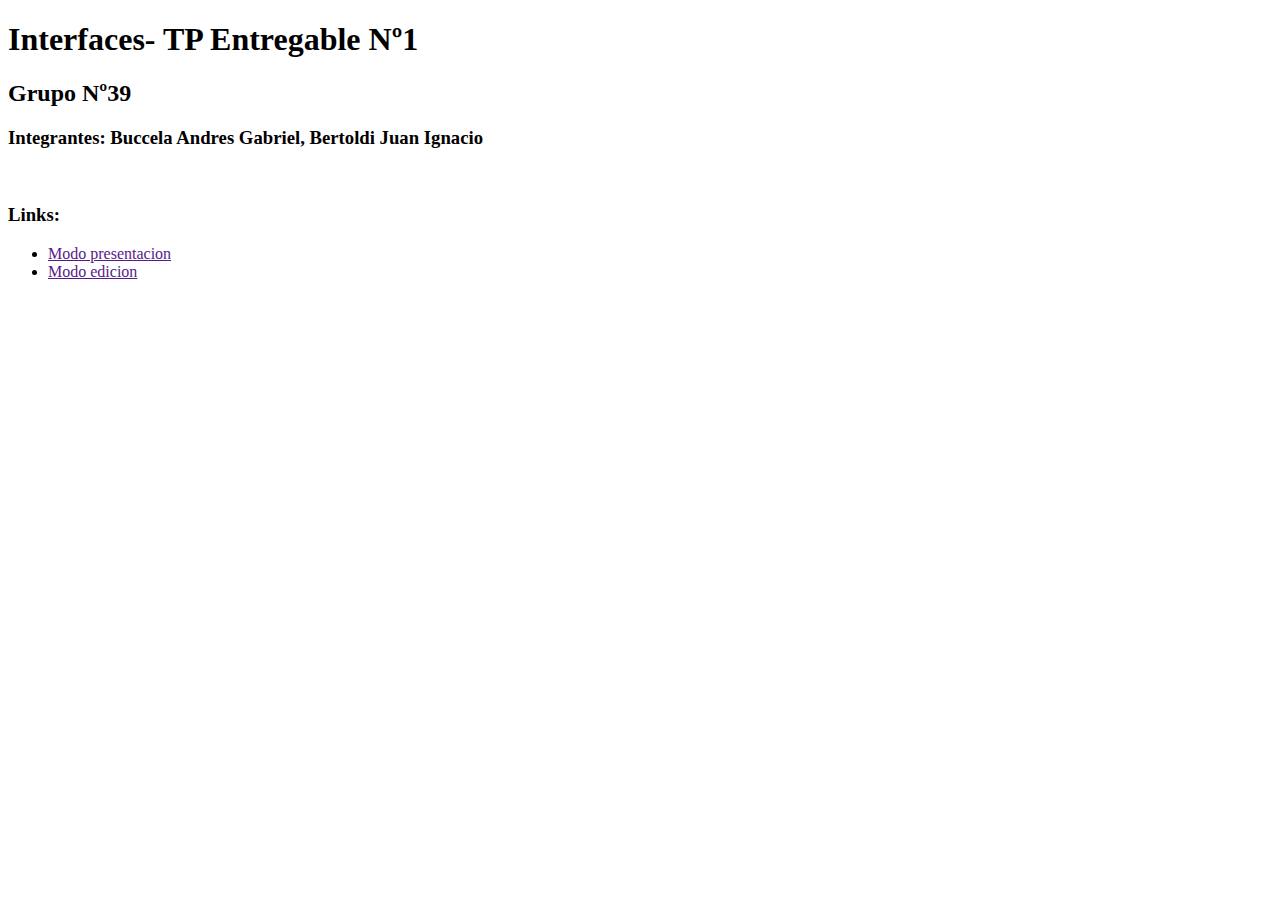
<file: TP1/EntregaFinal/index.html>
<!DOCTYPE html>
<html lang="en">

<head>
    <meta charset="UTF-8">
    <meta name="viewport" content="width=device-width, initial-scale=1.0">
    <title>Document</title>
</head>

<body>
    <h1>Interfaces- TP Entregable Nº1</h1>
    <h2>Grupo Nº39</h2>
    <h3>Integrantes: Buccela Andres Gabriel, Bertoldi Juan Ignacio</h3>
    <br>
    <h3>Links:</h3>
    <ul>

        <li><a href="">Modo presentacion</a></li>
        <li><a href="">Modo edicion</a></li>
    </ul>
</body>

</html>
</file>
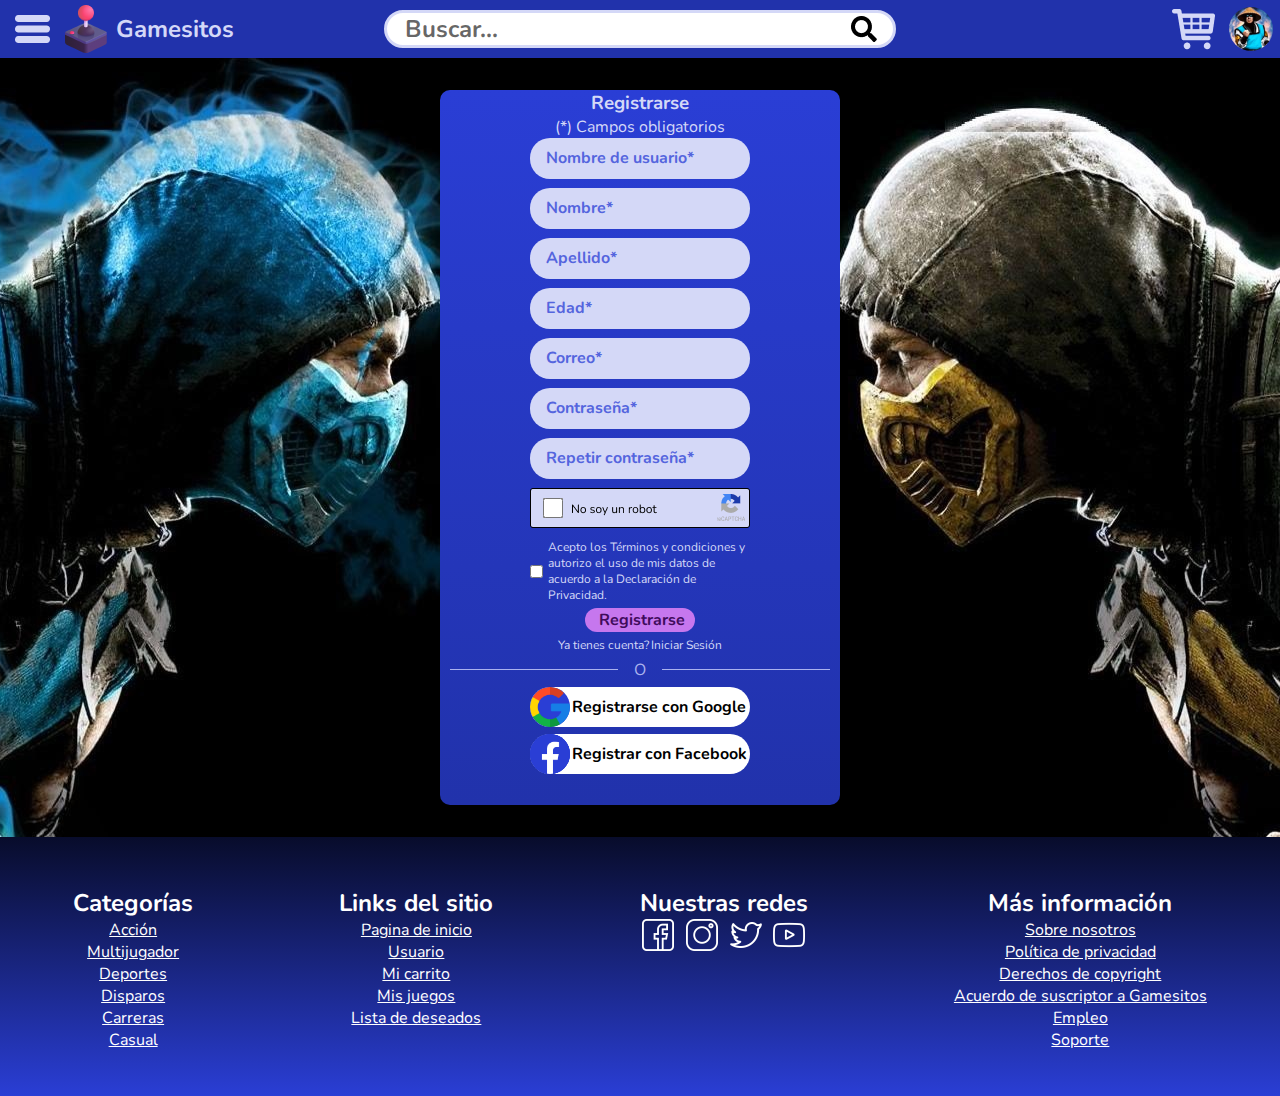
<file: TP2/EntregaFinal/index.html>
<!DOCTYPE html>
<html lang="en">

<head>
    <meta charset="UTF-8">
    <meta name="viewport" content="width=device-width, initial-scale=1.0">
    <title>Gamesitos</title>
    <link rel="icon" href="images/iconos/emoji-joystick.png" type="image/x-icon">
    <link rel="stylesheet" href="css/style.css">
    <link href="https://fonts.googleapis.com/css2?family=Nunito:wght@400&display=swap" rel="stylesheet">
</head>

<body id="login-register" class="desplegable menu-cerrado">

    <header id="navegador-group">
        <nav id="navegador">
            <div id="nav-group1">
                <div id="menu-button">
                    <img src="images/iconos/menu.png" alt="Icono de menu">
                </div>
                <div id="title">
                    <a href="html/home.html"><img src="images/iconos/emoji-joystick.png" alt="Icono de la pagina"
                            disabled>Gamesitos</a>
                </div>
            </div>
            <div id="buscador">
                <input type="text" name="" id="search" placeholder="Buscar...">
                <a href=""><img src="images/iconos/icon _search.png" alt="Icono de búsqueda"></a>
            </div>

            <div id="nav-group2">
                <img src="images/iconos/carrito_de_compra.png" alt="Carrito de compra" id="icon-carrito">
                <button id="icon-user"><img src="images/profile-image.jpg" alt="Foto de perfil"></button>
            </div>
        </nav>

        <nav id="menu-categorias">
            <div id="filtros">
                <a href=""><img src="images/iconos/menu/populares.png"
                        alt="Carrito de compra"><span>Populares</span></a>
                <a href=""><img src="images/iconos/menu/recientes.png"
                        alt="Carrito de compra"><span>recientes</span></a>
                <a href=""><img src="images/iconos/menu/nuevos.png" alt="Carrito de compra"><span>nuevos</span></a>
                <a href=""><img src="images/iconos/menu/tendencias.png"
                        alt="Carrito de compra"><span>tendencias</span></a>
                <a href=""><img src="images/iconos/menu/actualizados.png"
                        alt="Carrito de compra"><span>actualizados</span></a>
            </div>
            <hr>
            <div id="categorias">
                <a href=""><img src="images/iconos/menu/accion.png" alt="icono de categoria"><span>accion</span></a>
                <a href=""><img src="images/iconos/menu/aventuras.png"
                        alt="icono de categoria"><span>aventuras</span></a>
                <a href=""><img src="images/iconos/menu/carreras.png"
                        alt="icono de categoria"><span>carreras</span></a>
                <a href=""><img src="images/iconos/menu/casual.png" alt="icono de categoria"><span>casual</span></a>
                <a href=""><img src="images/iconos/menu/deportes.png"
                        alt="icono de categoria"><span>deportes</span></a>
                <a href=""><img src="images/iconos/menu/disparos.png"
                        alt="icono de categoria"><span>disparos</span></a>
                <a href=""><img src="images/iconos/menu/multijugador.png"
                        alt="icono de categoria"><span>multijugador</span></a>
            </div>
            <hr>
            <div id="contactos">
                <a href=""><img src="images/iconos/facebook.png" alt="icono de categoria"><span>facebook</span></a>
                <a href=""><img src="images/iconos/instagram.png" alt="icono de categoria"><span>instagram</span></a>
                <a href=""><img src="images/iconos/twitter.png" alt="icono de categoria"><span>twitter</span></a>
                <a href=""><img src="images/iconos/youtube.png" alt="Carrito de compra"><span>youtube</span></a>
            </div>
        </nav>

        <nav id="menu-carrito">
            <h3>Mi carrito</h3>
            <div id="carrito">
                <div class="card-carrito">
                    <img src="images/juegos/force-bullet.png" alt="imagen del juego">
                    <div class="informacion">
                        <p class="nombre">Force Bullet</p>
                        <p class="precio">$30</p>
                    </div>
                    <img src="images/iconos/eliminar.png" alt="imagen del juego" class="eliminar"
                        title="Eliminar del carrito">
                </div>
                <div class="card-carrito">
                    <img src="images/juegos/tower-defense-clash.png" alt="imagen del juego">
                    <div class="informacion">
                        <p class="nombre">Tower defense clash</p>
                        <p class="precio">$15</p>
                    </div>
                    <img src="images/iconos/eliminar.png" alt="imagen del juego" class="eliminar"
                        title="Eliminar del carrito">
                </div>
                <div class="card-carrito">
                    <img src="images/juegos/wrestle-bros.png" alt="imagen del juego">
                    <div class="informacion">
                        <p class="nombre">Wrestle Bros</p>
                        <p class="precio">$15</p>
                    </div>
                    <img src="images/iconos/eliminar.png" alt="imagen del juego" class="eliminar"
                        title="Eliminar del carrito">
                </div>
                <div class="card-carrito">
                    <img src="images/juegos/highway-racer-2.png" alt="imagen del juego">
                    <div class="informacion">
                        <p class="nombre">Highway Racer 2</p>
                        <p class="precio"><span>$30</span>19.99</p>
                    </div>
                    <img src="images/iconos/eliminar.png" alt="imagen del juego" class="eliminar"
                        title="Eliminar del carrito">
                </div>
                <div class="card-carrito">
                    <img src="images/juegos/1-v-1-battle.png" alt="imagen del juego">
                    <div class="informacion">
                        <p class="nombre">1 v 1 battle</p>
                        <p class="precio">$0</p>
                    </div>
                    <img src="images/iconos/eliminar.png" alt="imagen del juego" class="eliminar"
                        title="Eliminar del carrito">
                </div>
                <div class="card-carrito">
                    <img src="images/juegos/evowars-io.png" alt="imagen del juego">
                    <div class="informacion">
                        <p class="nombre">Evowars io</p>
                        <p class="precio">$29.99</p>
                    </div>
                    <img src="images/iconos/eliminar.png" alt="imagen del juego" class="eliminar"
                        title="Eliminar del carrito">
                </div>
            </div>
            <div id="total">
                <h3>Total</h3>
                <p>$109.98</p>
            </div>
            <div id="botonera-carrito">
                <button id="ir-carrito">Ir al carrito</button>
                <button id="iniciar-compra">Iniciar compra</button>
            </div>
            <button id="borrar-carrito">Borrar carrito</button>
        </nav>
        <nav id="menu-perfil">
            <p id="correo-perfil">raiden@yahoo.com</p>
            <button id="foto-perfil">
                <img src="images/profile-image.jpg" alt="foto de perfil">
                <div>
                    <svg width="44" height="40" viewBox="0 0 44 40" fill="none" xmlns="http://www.w3.org/2000/svg">
                        <path
                            d="M22 28.3334C25.4519 28.3334 28.25 25.5352 28.25 22.0834C28.25 18.6315 25.4519 15.8334 22 15.8334C18.5481 15.8334 15.75 18.6315 15.75 22.0834C15.75 25.5352 18.5481 28.3334 22 28.3334Z"
                            fill="white" fill-opacity="0.5" stroke="black" stroke-width="5" stroke-linecap="round"
                            stroke-linejoin="round" />
                        <path
                            d="M3.25 30V14.1667C3.25 11.8332 3.25 10.6664 3.70415 9.77508C4.1036 8.99106 4.74102 8.35364 5.52504 7.95419C6.41633 7.50004 7.58312 7.50004 9.91667 7.50004H12.1138C12.37 7.50004 12.498 7.50004 12.6162 7.4865C13.2326 7.4159 13.7855 7.07419 14.1244 6.55439C14.1893 6.45477 14.2466 6.34021 14.3611 6.11115C14.5902 5.653 14.7047 5.42392 14.8346 5.22467C15.5123 4.18508 16.6181 3.50167 17.851 3.36044C18.0873 3.33337 18.3433 3.33337 18.8556 3.33337H25.1444C25.6567 3.33337 25.9127 3.33337 26.149 3.36044C27.3819 3.50167 28.4877 4.18508 29.1654 5.22467C29.2952 5.4239 29.4098 5.65306 29.639 6.11115C29.7533 6.34023 29.8106 6.45477 29.8756 6.55439C30.2146 7.07419 30.7673 7.4159 31.3837 7.4865C31.5021 7.50004 31.63 7.50004 31.8862 7.50004H34.0833C36.4169 7.50004 37.5838 7.50004 38.475 7.95419C39.259 8.35364 39.8965 8.99106 40.2958 9.77508C40.75 10.6664 40.75 11.8332 40.75 14.1667V30C40.75 32.3336 40.75 33.5005 40.2958 34.3917C39.8965 35.1757 39.259 35.8132 38.475 36.2125C37.5838 36.6667 36.4169 36.6667 34.0833 36.6667H9.91667C7.58312 36.6667 6.41633 36.6667 5.52504 36.2125C4.74102 35.8132 4.1036 35.1757 3.70415 34.3917C3.25 33.5005 3.25 32.3336 3.25 30Z"
                            fill="white" fill-opacity="0.5" stroke="black" stroke-opacity="0.5" stroke-width="5"
                            stroke-linecap="round" stroke-linejoin="round" />
                    </svg>
                </div>
            </button>
            <p id="nombre-perfil">¡Hola, Raiden!</p>
            <div id="opciones-perfil">
                <a href="">Mi Perfil<span></span></a>
                <a href="">Mi carrito<span></span></a>
                <a href="">Biblioteca<span></span></a>
                <a href="">Enviar comentarios<span></span></a>
            </div>
            <a href="" id="cerrar-perfil">Cerrar sesión<span></span></a>
        </nav>
    </header>

    <form id="formulario-iniciar-sesion" class="none" action="">

        <div id="formulario-iniciar-sesion-caja-grande">
            <h3>Iniciar sesión</h3>
            <div class="inputBox">
                <input type="email" name="" id="email" required="required" autocomplete="on">
                <span>Correo electrónico</span>
            </div>
            <div class="inputBox">
                <input type="password" name="" id="init-contraceña" required="required">
                <span>Contraseña*</span>

            </div>
            <label class="btn-registrarse"> <input href="https://andresbuccella.github.io/Interfaces/TP2/EntregaFinal/"
                    type="button" value="Iniciar sesión">
                <div class="loader"></div>
            </label>

            <a href="">Olvidé mi correo / contraseña</a>

            <div class="divisionForm">
                <div class="lineaDivisoriaForm"></div>
                <span>O</span>
                <div class="lineaDivisoriaForm"></div>
            </div>

            <a class="btn-google" href="index.html">
                <img src="images/iconos/google-color.png" alt="google">
                <span class="span-registrarseCon">Iniciar con Google</span>
                <span class="span-registrarse">Iniciar sesión</span>
            </a>
            <a class="btn-facebook" href="index.html">
                <img src="images/iconos/facebook-color.png" alt="facebook">
                <span class="span-registrarseCon">Iniciar con Facebook</span>
                <span class="span-registrarse">Iniciar sesión</span>
            </a>
        </div>
        <p>No tienes cuenta?<span id="a-registrarse" href="">Registrarse</span></p>

    </form>

    <form id="formulario-registro" action="" method="get">
        <h3>Registrarse</h3>
        <p>(*) Campos obligatorios</p>
        <div class="inputBox">
            <input type="text" name="" id="user-name" required="required">
            <span>Nombre de usuario*</span>
        </div>
        <div class="inputBox">
            <input type="text" name="" id="nombre" required="required">
            <span>Nombre*</span>
        </div>
        <div class="inputBox">
            <input type="text" name="" id="apellido" required="required">
            <span>Apellido*</span>
        </div>
        <div class="inputBox">
            <input type="number" name="" id="edad" required="required">
            <span>Edad*</span>
        </div>
        <div class="inputBox">
            <input type="text" name="" id="correo" required="required">
            <span>Correo*</span>
        </div>
        <div class="inputBox">
            <input type="password" name="" id="contraseña" required="required">
            <span>Contraseña*</span>
        </div>
        <div class="inputBox">
            <input type="password" name="" id="rep-contraseña" required="required">
            <span>Repetir contraseña*</span>
        </div>
        <div class="recaptcha">
            <input class="checkbox" type="checkbox" name="" id="captcha">
            <img src="images/Recaptcha.png" alt="">
        </div>
        <label class="terminosYCondiciones" for="terminos">
            <input type="checkbox" name="" id="terminos">
            <span>Acepto los Términos y condiciones y
                autorizo el uso de mis datos de
                acuerdo a la Declaración de Privacidad.</span>
        </label>
        <label class="btn-registrarse">
            <input id="registrarse" type="button" value="Registrarse">
            <div class="loader"></div>
        </label>

        <div class="div-ya-tienes-cuenta">
            <p>Ya tienes cuenta? </p>
            <span id="a-iniciar-sesion">Iniciar Sesión</span>
        </div>

        <div class="divisionForm">
            <div class="lineaDivisoriaForm"></div>
            <span>O</span>
            <div class="lineaDivisoriaForm"></div>
        </div>

        <a class="btn-google" href="index.html">
            <img src="images/iconos/google-color.png" alt="google">
            <span class="span-registrarseCon">Registrarse con Google</span>
            <span class="span-registrarse">Registrarse</span>
        </a>
        <a class="btn-facebook" href="index.html">
            <img src="images/iconos/facebook-color.png" alt="facebook">
            <img src="images/iconos/facebook-color.png" alt="facebook">
            <span class="span-registrarseCon">Registrar con Facebook</span>
            <span class="span-registrarse">Registrarse</span>
        </a>
    </form>

    <footer id="fat-footer">

        <div id="grupo-grande-footer">
            <section id="categorias-footer">
                <ul>
                    <li>
                        <h3>Categorías</h3>
                    </li>
                    <li><a href="">Acción</a></li>
                    <li><a href="">Multijugador</a></li>
                    <li><a href="">Deportes</a></li>
                    <li><a href="">Disparos</a></li>
                    <li><a href="">Carreras</a></li>
                    <li><a href="">Casual</a></li>
                </ul>
            </section>
            <section id="links-sitio-footer">
                <ul>
                    <li>
                        <h3>Links del sitio</h3>
                    </li>
                    <li><a href="#">Pagina de inicio</a></li>
                    <li><a href="">Usuario</a></li>
                    <li><a href="">Mi carrito</a></li>
                    <li><a href="">Mis juegos</a></li>
                    <li><a href="">Lista de deseados</a></li>
                </ul>
            </section>
            <section id="redes-footer">
                <h3>Nuestras redes</h3>
                <div>
                    <a href=""><img src="images/iconos/facebook.png" alt="link a facebook"></a>
                    <a href=""><img src="images/iconos/instagram.png" alt="link a instagram"></a>
                    <a href=""><img src="images/iconos/twitter.png" alt="link a twitter"></a>
                    <a href=""><img src="images/iconos/youtube.png" alt="link a youtube"></a>
                </div>
            </section>
            <section id="demas-links-footer">
                <ul>
                    <li>
                        <h3>Más información</h3>
                    </li>
                    <li><a href="">Sobre nosotros</a></li>
                    <li><a href="">Política de privacidad</a></li>
                    <li><a href="">Derechos de copyright</a></li>
                    <li><a href="">Acuerdo de suscriptor a Gamesitos</a></li>
                    <li><a href="">Empleo</a></li>
                    <li><a href="">Soporte</a></li>
                </ul>
            </section>
        </div>
    </footer>

    <script src="js/reg-log.js"></script>
    <script src="js/menusDesplegables.js"></script>

</body>

</html>
</file>
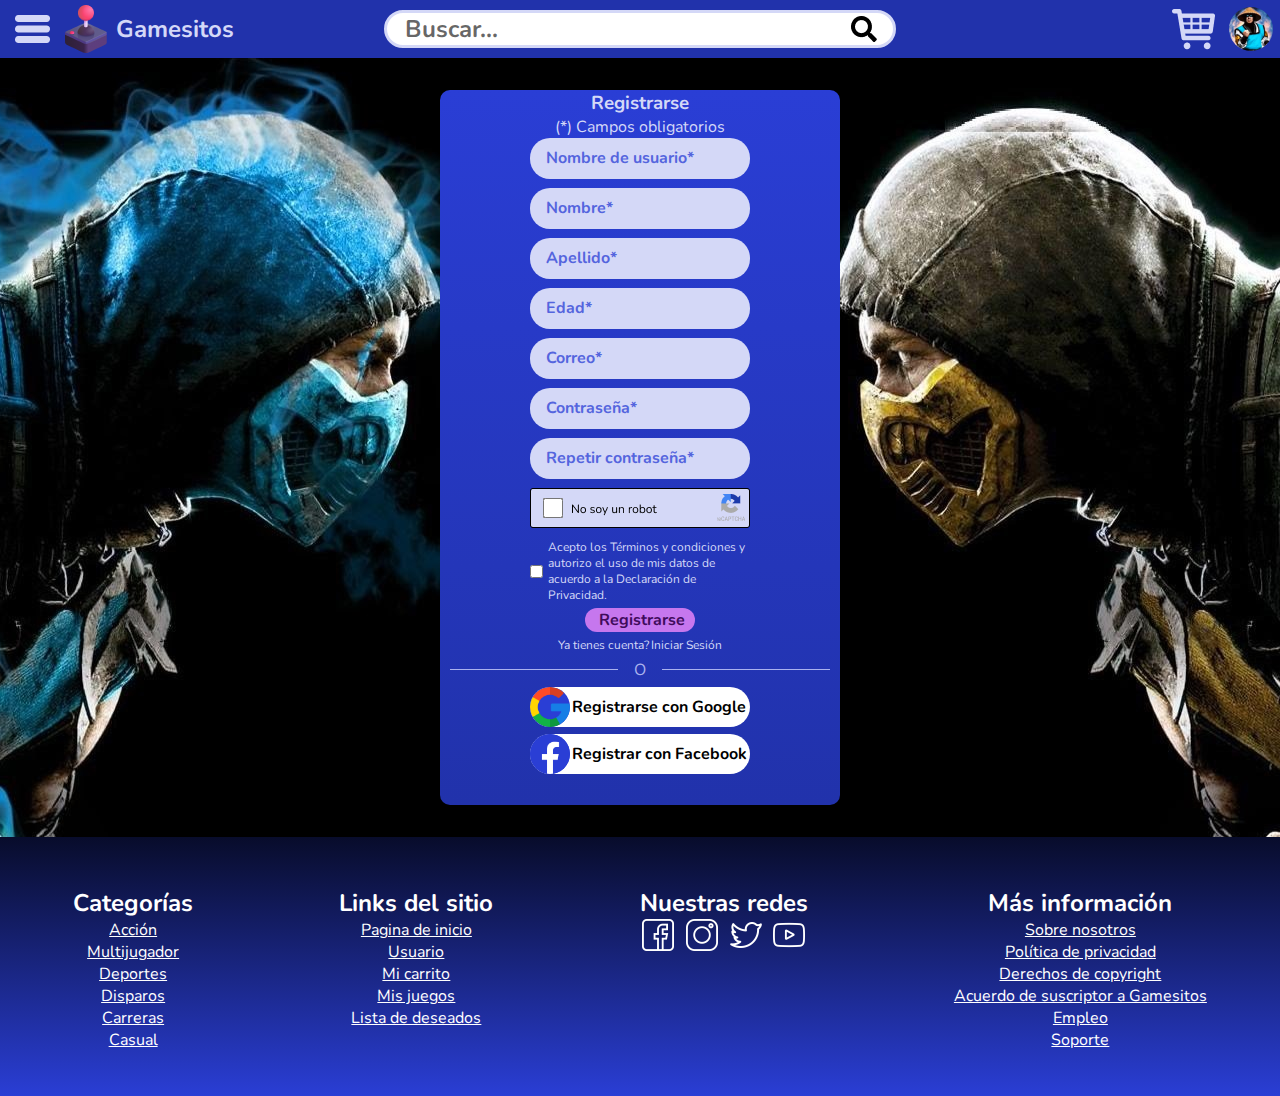
<file: TP3/EntregaFinal/index.html>
<!DOCTYPE html>
<html lang="en">

<head>
    <meta charset="UTF-8">
    <meta name="viewport" content="width=device-width, initial-scale=1.0">
    <title>Gamesitos</title>
    <link rel="icon" href="images/iconos/emoji-joystick.png" type="image/x-icon">
    <link rel="stylesheet" href="css/style.css">
    <link href="https://fonts.googleapis.com/css2?family=Nunito:wght@400&display=swap" rel="stylesheet">
</head>

<body id="login-register" class="desplegable menu-cerrado">

    <header id="navegador-group">
        <nav id="navegador">
            <div id="nav-group1">
                <div id="menu-button">
                    <img src="images/iconos/menu.png" alt="Icono de menu">
                </div>
                <div id="title">
                    <a href="html/home.html"><img src="images/iconos/emoji-joystick.png" alt="Icono de la pagina"
                            disabled>Gamesitos</a>
                </div>
            </div>
            <div id="buscador">
                <input type="text" name="" id="search" placeholder="Buscar...">
                <a href=""><img src="images/iconos/icon _search.png" alt="Icono de búsqueda"></a>
            </div>

            <div id="nav-group2">
                <img src="images/iconos/carrito_de_compra.png" alt="Carrito de compra" id="icon-carrito">
                <button id="icon-user"><img src="images/profile-image.jpg" alt="Foto de perfil"></button>
            </div>
        </nav>

        <nav id="menu-categorias">
            <div id="filtros">
                <a href=""><img src="images/iconos/menu/populares.png"
                        alt="Carrito de compra"><span>Populares</span></a>
                <a href=""><img src="images/iconos/menu/recientes.png"
                        alt="Carrito de compra"><span>recientes</span></a>
                <a href=""><img src="images/iconos/menu/nuevos.png" alt="Carrito de compra"><span>nuevos</span></a>
                <a href=""><img src="images/iconos/menu/tendencias.png"
                        alt="Carrito de compra"><span>tendencias</span></a>
                <a href=""><img src="images/iconos/menu/actualizados.png"
                        alt="Carrito de compra"><span>actualizados</span></a>
            </div>
            <hr>
            <div id="categorias">
                <a href=""><img src="images/iconos/menu/accion.png" alt="icono de categoria"><span>accion</span></a>
                <a href=""><img src="images/iconos/menu/aventuras.png"
                        alt="icono de categoria"><span>aventuras</span></a>
                <a href=""><img src="images/iconos/menu/carreras.png" alt="icono de categoria"><span>carreras</span></a>
                <a href=""><img src="images/iconos/menu/casual.png" alt="icono de categoria"><span>casual</span></a>
                <a href=""><img src="images/iconos/menu/deportes.png" alt="icono de categoria"><span>deportes</span></a>
                <a href=""><img src="images/iconos/menu/disparos.png" alt="icono de categoria"><span>disparos</span></a>
                <a href=""><img src="images/iconos/menu/multijugador.png"
                        alt="icono de categoria"><span>multijugador</span></a>
            </div>
            <hr>
            <div id="contactos">
                <a href=""><img src="images/iconos/facebook.png" alt="icono de categoria"><span>facebook</span></a>
                <a href=""><img src="images/iconos/instagram.png" alt="icono de categoria"><span>instagram</span></a>
                <a href=""><img src="images/iconos/twitter.png" alt="icono de categoria"><span>twitter</span></a>
                <a href=""><img src="images/iconos/youtube.png" alt="Carrito de compra"><span>youtube</span></a>
            </div>
        </nav>

        <nav id="menu-carrito">
            <h3>Mi carrito</h3>
            <div id="carrito">
                <div class="card-carrito">
                    <img src="images/juegos/force-bullet.png" alt="imagen del juego">
                    <div class="informacion">
                        <p class="nombre">Force Bullet</p>
                        <p class="precio">$30</p>
                    </div>
                    <img src="images/iconos/eliminar.png" alt="imagen del juego" class="eliminar"
                        title="Eliminar del carrito">
                </div>
                <div class="card-carrito">
                    <img src="images/juegos/tower-defense-clash.png" alt="imagen del juego">
                    <div class="informacion">
                        <p class="nombre">Tower defense clash</p>
                        <p class="precio">$15</p>
                    </div>
                    <img src="images/iconos/eliminar.png" alt="imagen del juego" class="eliminar"
                        title="Eliminar del carrito">
                </div>
                <div class="card-carrito">
                    <img src="images/juegos/wrestle-bros.png" alt="imagen del juego">
                    <div class="informacion">
                        <p class="nombre">Wrestle Bros</p>
                        <p class="precio">$15</p>
                    </div>
                    <img src="images/iconos/eliminar.png" alt="imagen del juego" class="eliminar"
                        title="Eliminar del carrito">
                </div>
                <div class="card-carrito">
                    <img src="images/juegos/highway-racer-2.png" alt="imagen del juego">
                    <div class="informacion">
                        <p class="nombre">Highway Racer 2</p>
                        <p class="precio"><span>$30</span>19.99</p>
                    </div>
                    <img src="images/iconos/eliminar.png" alt="imagen del juego" class="eliminar"
                        title="Eliminar del carrito">
                </div>
                <div class="card-carrito">
                    <img src="images/juegos/1-v-1-battle.png" alt="imagen del juego">
                    <div class="informacion">
                        <p class="nombre">1 v 1 battle</p>
                        <p class="precio">$0</p>
                    </div>
                    <img src="images/iconos/eliminar.png" alt="imagen del juego" class="eliminar"
                        title="Eliminar del carrito">
                </div>
                <div class="card-carrito">
                    <img src="images/juegos/evowars-io.png" alt="imagen del juego">
                    <div class="informacion">
                        <p class="nombre">Evowars io</p>
                        <p class="precio">$29.99</p>
                    </div>
                    <img src="images/iconos/eliminar.png" alt="imagen del juego" class="eliminar"
                        title="Eliminar del carrito">
                </div>
            </div>
            <div id="total">
                <h3>Total</h3>
                <p>$109.98</p>
            </div>
            <div id="botonera-carrito">
                <button id="ir-carrito">Ir al carrito</button>
                <button id="iniciar-compra">Iniciar compra</button>
            </div>
            <button id="borrar-carrito">Borrar carrito</button>
        </nav>
        <nav id="menu-perfil">
            <p id="correo-perfil">raiden@yahoo.com</p>
            <button id="foto-perfil">
                <img src="images/profile-image.jpg" alt="foto de perfil">
                <div>
                    <svg width="44" height="40" viewBox="0 0 44 40" fill="none" xmlns="http://www.w3.org/2000/svg">
                        <path
                            d="M22 28.3334C25.4519 28.3334 28.25 25.5352 28.25 22.0834C28.25 18.6315 25.4519 15.8334 22 15.8334C18.5481 15.8334 15.75 18.6315 15.75 22.0834C15.75 25.5352 18.5481 28.3334 22 28.3334Z"
                            fill="white" fill-opacity="0.5" stroke="black" stroke-width="5" stroke-linecap="round"
                            stroke-linejoin="round" />
                        <path
                            d="M3.25 30V14.1667C3.25 11.8332 3.25 10.6664 3.70415 9.77508C4.1036 8.99106 4.74102 8.35364 5.52504 7.95419C6.41633 7.50004 7.58312 7.50004 9.91667 7.50004H12.1138C12.37 7.50004 12.498 7.50004 12.6162 7.4865C13.2326 7.4159 13.7855 7.07419 14.1244 6.55439C14.1893 6.45477 14.2466 6.34021 14.3611 6.11115C14.5902 5.653 14.7047 5.42392 14.8346 5.22467C15.5123 4.18508 16.6181 3.50167 17.851 3.36044C18.0873 3.33337 18.3433 3.33337 18.8556 3.33337H25.1444C25.6567 3.33337 25.9127 3.33337 26.149 3.36044C27.3819 3.50167 28.4877 4.18508 29.1654 5.22467C29.2952 5.4239 29.4098 5.65306 29.639 6.11115C29.7533 6.34023 29.8106 6.45477 29.8756 6.55439C30.2146 7.07419 30.7673 7.4159 31.3837 7.4865C31.5021 7.50004 31.63 7.50004 31.8862 7.50004H34.0833C36.4169 7.50004 37.5838 7.50004 38.475 7.95419C39.259 8.35364 39.8965 8.99106 40.2958 9.77508C40.75 10.6664 40.75 11.8332 40.75 14.1667V30C40.75 32.3336 40.75 33.5005 40.2958 34.3917C39.8965 35.1757 39.259 35.8132 38.475 36.2125C37.5838 36.6667 36.4169 36.6667 34.0833 36.6667H9.91667C7.58312 36.6667 6.41633 36.6667 5.52504 36.2125C4.74102 35.8132 4.1036 35.1757 3.70415 34.3917C3.25 33.5005 3.25 32.3336 3.25 30Z"
                            fill="white" fill-opacity="0.5" stroke="black" stroke-opacity="0.5" stroke-width="5"
                            stroke-linecap="round" stroke-linejoin="round" />
                    </svg>
                </div>
            </button>
            <p id="nombre-perfil">¡Hola, Raiden!</p>
            <div id="opciones-perfil">
                <a href="">Mi Perfil<span></span></a>
                <a href="">Mi carrito<span></span></a>
                <a href="">Biblioteca<span></span></a>
                <a href="">Enviar comentarios<span></span></a>
            </div>
            <a href="" id="cerrar-perfil">Cerrar sesión<span></span></a>
        </nav>
    </header>

    <form id="formulario-iniciar-sesion" class="none" action="">

        <div id="formulario-iniciar-sesion-caja-grande">
            <h3>Iniciar sesión</h3>
            <div class="inputBox">
                <input type="email" name="" id="email" required="required" autocomplete="on">
                <span>Correo electrónico</span>
            </div>
            <div class="inputBox">
                <input type="password" name="" id="init-contraceña" required="required">
                <span>Contraseña*</span>

            </div>
            <label class="btn-iniciar-sesion">
                <input id="iniciar-sesion" type="button" value="Iniciar sesión">
                <div class="loader"></div>
            </label>

            <a href="">Olvidé mi correo / contraseña</a>

            <div class="divisionForm">
                <div class="lineaDivisoriaForm"></div>
                <span>O</span>
                <div class="lineaDivisoriaForm"></div>
            </div>

            <a class="btn-google" href="html/home.html">
                <img src="images/iconos/google-color.png" alt="google">
                <span class="span-registrarseCon">Iniciar con Google</span>
                <span class="span-registrarse">Iniciar sesión</span>
            </a>
            <a class="btn-facebook" href="html/home.html">
                <img src="images/iconos/facebook-color.png" alt="facebook">
                <span class="span-registrarseCon">Iniciar con Facebook</span>
                <span class="span-registrarse">Iniciar sesión</span>
            </a>
        </div>
        <p>No tienes cuenta?<span id="a-registrarse" href="">Registrarse</span></p>

    </form>

    <form id="formulario-registro" action="" method="get">
        <h3>Registrarse</h3>
        <p>(*) Campos obligatorios</p>
        <div class="inputBox">
            <input type="text" name="" id="user-name" required="required">
            <span>Nombre de usuario*</span>
        </div>
        <div class="inputBox">
            <input type="text" name="" id="nombre" required="required">
            <span>Nombre*</span>
        </div>
        <div class="inputBox">
            <input type="text" name="" id="apellido" required="required">
            <span>Apellido*</span>
        </div>
        <div class="inputBox">
            <input type="number" name="" id="edad" required="required">
            <span>Edad*</span>
        </div>
        <div class="inputBox">
            <input type="text" name="" id="correo" required="required">
            <span>Correo*</span>
        </div>
        <div class="inputBox">
            <input type="password" name="" id="contraseña" required="required">
            <span>Contraseña*</span>
        </div>
        <div class="inputBox">
            <input type="password" name="" id="rep-contraseña" required="required">
            <span>Repetir contraseña*</span>
        </div>
        <div class="recaptcha">
            <input class="checkbox" type="checkbox" name="" id="captcha">
            <img src="images/Recaptcha.png" alt="">
        </div>
        <label class="terminosYCondiciones" for="terminos">
            <input type="checkbox" name="" id="terminos">
            <span>Acepto los Términos y condiciones y
                autorizo el uso de mis datos de
                acuerdo a la Declaración de Privacidad.</span>
        </label>
        <label class="btn-registrarse">
            <input id="registrarse" type="button" value="Registrarse">
            <div class="loader"></div>
        </label>

        <div class="div-ya-tienes-cuenta">
            <p>Ya tienes cuenta? </p>
            <span id="a-iniciar-sesion">Iniciar Sesión</span>
        </div>

        <div class="divisionForm">
            <div class="lineaDivisoriaForm"></div>
            <span>O</span>
            <div class="lineaDivisoriaForm"></div>
        </div>

        <a class="btn-google" href="html/home.html">
            <img src="images/iconos/google-color.png" alt="google">
            <span class="span-registrarseCon">Registrarse con Google</span>
            <span class="span-registrarse">Registrarse</span>
        </a>
        <a class="btn-facebook" href="html/home.html">
            <img src="images/iconos/facebook-color.png" alt="facebook">
            <span class="span-registrarseCon">Registrar con Facebook</span>
            <span class="span-registrarse">Registrarse</span>
        </a>
    </form>

    <footer id="fat-footer">

        <div id="grupo-grande-footer">
            <section id="categorias-footer">
                <ul>
                    <li>
                        <h3>Categorías</h3>
                    </li>
                    <li><a href="">Acción</a></li>
                    <li><a href="">Multijugador</a></li>
                    <li><a href="">Deportes</a></li>
                    <li><a href="">Disparos</a></li>
                    <li><a href="">Carreras</a></li>
                    <li><a href="">Casual</a></li>
                </ul>
            </section>
            <section id="links-sitio-footer">
                <ul>
                    <li>
                        <h3>Links del sitio</h3>
                    </li>
                    <li><a href="#">Pagina de inicio</a></li>
                    <li><a href="">Usuario</a></li>
                    <li><a href="">Mi carrito</a></li>
                    <li><a href="">Mis juegos</a></li>
                    <li><a href="">Lista de deseados</a></li>
                </ul>
            </section>
            <section id="redes-footer">
                <h3>Nuestras redes</h3>
                <div>
                    <a href=""><img src="images/iconos/facebook.png" alt="link a facebook"></a>
                    <a href=""><img src="images/iconos/instagram.png" alt="link a instagram"></a>
                    <a href=""><img src="images/iconos/twitter.png" alt="link a twitter"></a>
                    <a href=""><img src="images/iconos/youtube.png" alt="link a youtube"></a>
                </div>
            </section>
            <section id="demas-links-footer">
                <ul>
                    <li>
                        <h3>Más información</h3>
                    </li>
                    <li><a href="">Sobre nosotros</a></li>
                    <li><a href="">Política de privacidad</a></li>
                    <li><a href="">Derechos de copyright</a></li>
                    <li><a href="">Acuerdo de suscriptor a Gamesitos</a></li>
                    <li><a href="">Empleo</a></li>
                    <li><a href="">Soporte</a></li>
                </ul>
            </section>
        </div>
    </footer>

    <script src="js/reg-log.js"></script>
    <script src="js/menusDesplegables.js"></script>

</body>

</html>
</file>
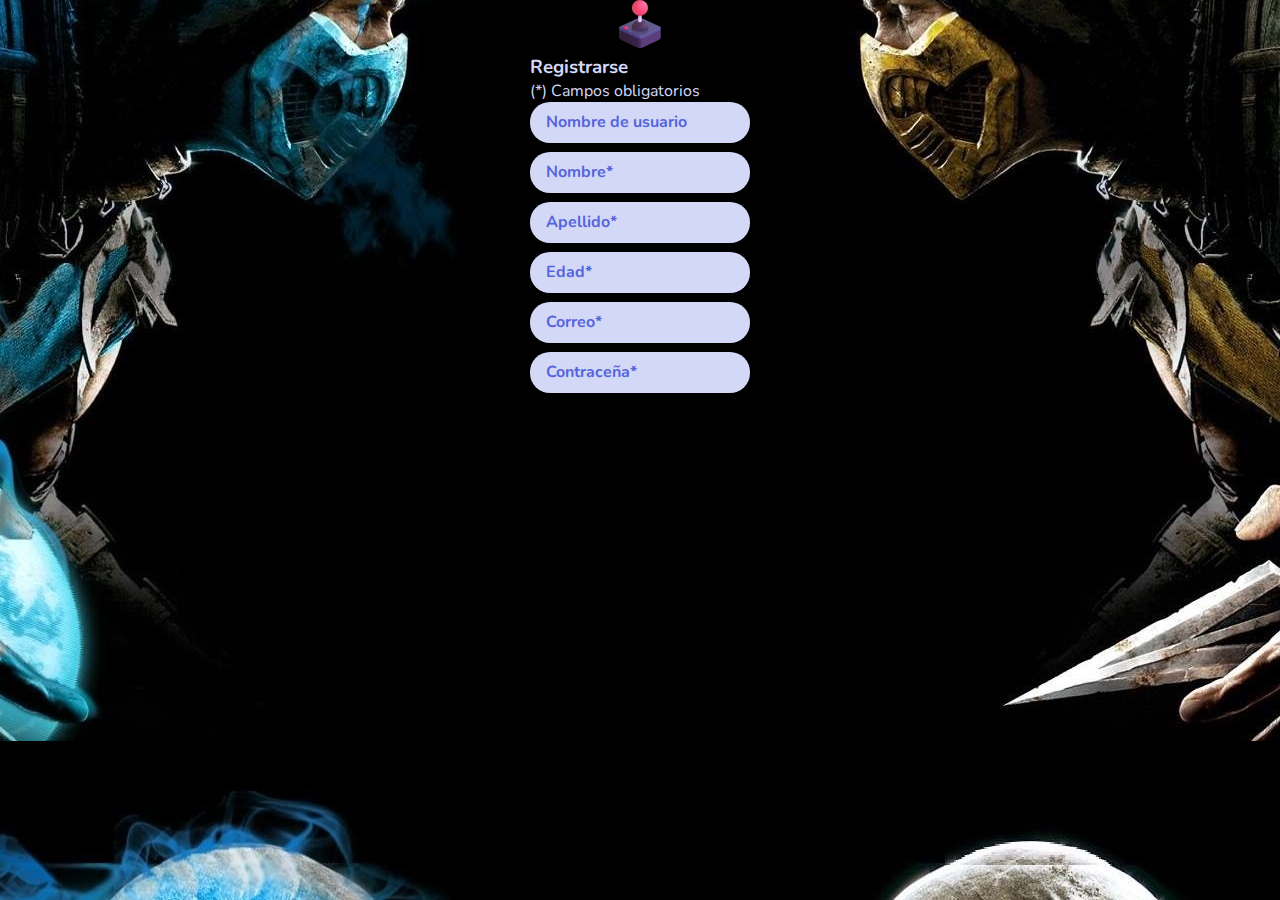
<file: TP2/EntregaFinal/login.html>
<!DOCTYPE html>
<html lang="en">

<head>
    <meta charset="UTF-8">
    <meta name="viewport" content="width=device-width, initial-scale=1.0">
    <title>Gamesitos</title>
    <link rel="icon" href="images/iconos/emoji _joystick.png" type="image/x-icon">
    <link rel="stylesheet" href="css/style.css">
    <link href="https://fonts.googleapis.com/css2?family=Nunito:wght@400&display=swap" rel="stylesheet">
</head>

<body id="login-register">

    <nav class="navLogin">
        <img src="images/iconos/emoji _joystick.png" alt="">
    </nav>

    <form class="formulario-registro" action="" method="get">
        <label for="">
            <h3>Registrarse</h3>
        </label>
        <label for="">
            <p>(*) Campos obligatorios</p>
        </label>
        <div class="inputBox">
            <input type="text" name="" id="" required="required">
            <span>Nombre de usuario</span>
        </div>
        <div class="inputBox">
            <input type="text" name="" id="" required="required">
            <span>Nombre*</span>
        </div>
        <div class="inputBox">
            <input type="text" name="" id="" required="required">
            <span>Apellido*</span>
        </div>
        <div class="inputBox">
            <input type="text" name="" id="edad" required="required">
            <span>Edad*</span>
        </div>
        <div class="inputBox">
            <input type="text" name="" id="" required="required">
            <span>Correo*</span>
        </div>
        <div class="inputBox">
            <input type="password" name="" id="" required="required">
            <span>Contraceña*</span>
        </div>
    </form>

</body>

</html>
</file>
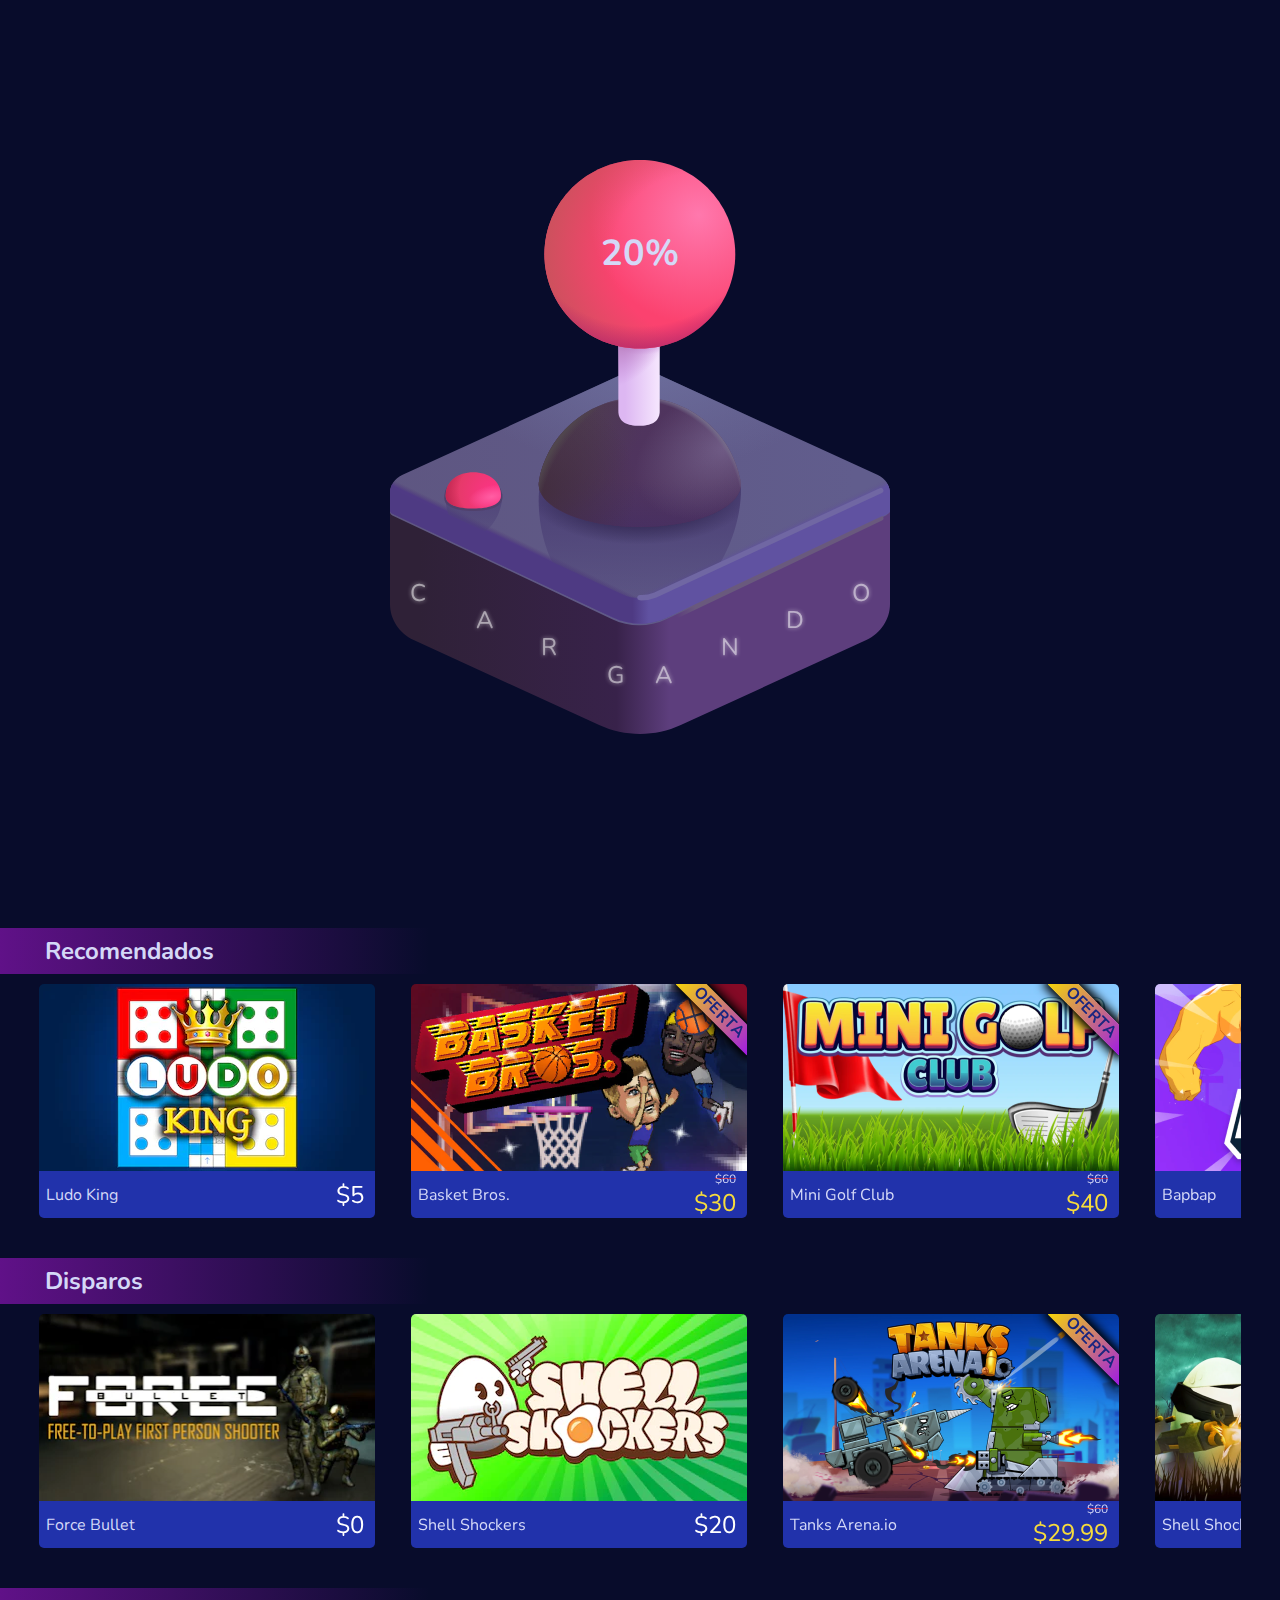
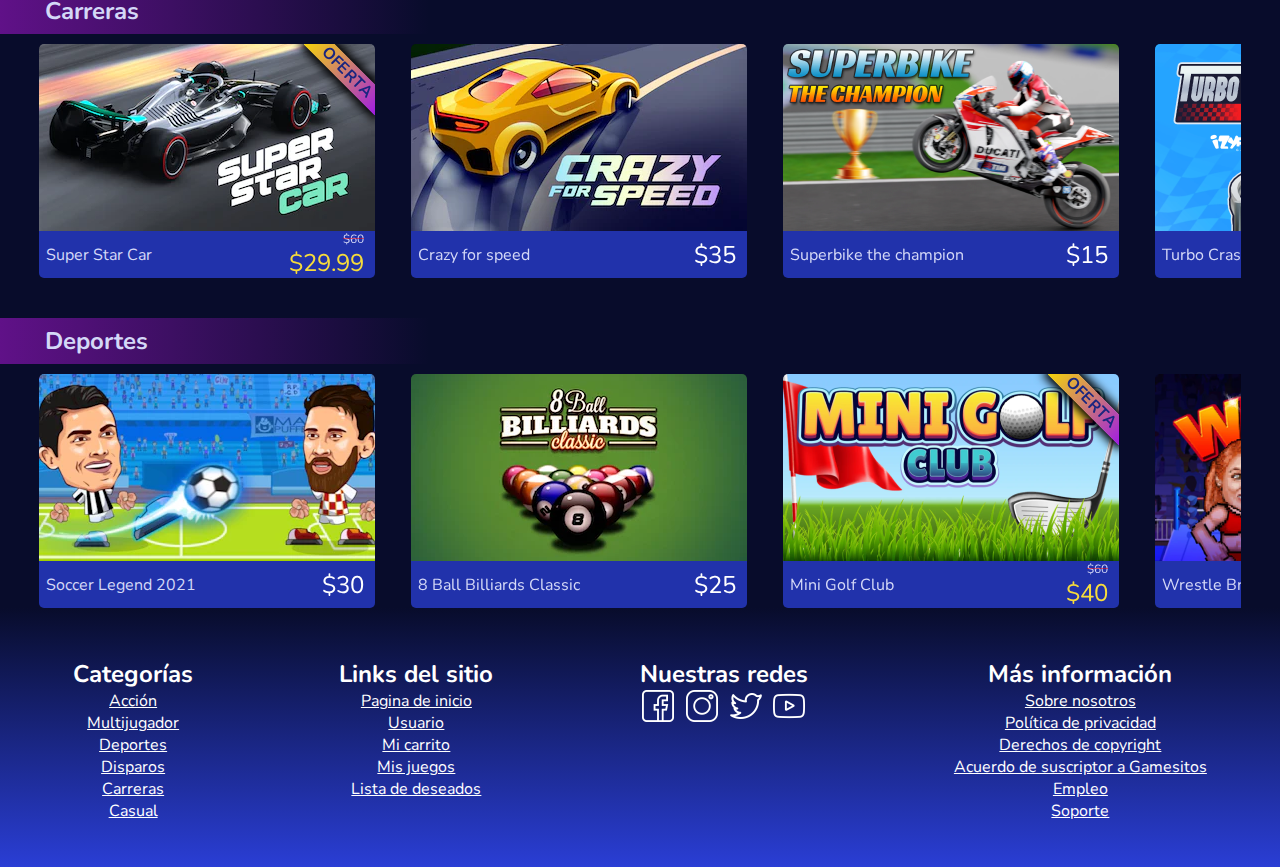
<file: TP2/EntregaFinal/html/home.html>
<!DOCTYPE html>
<html lang="en">

<head>
    <meta charset="UTF-8">
    <meta name="viewport" content="width=device-width, initial-scale=1.0">
    <title>Gamesitos</title>
    <link rel="icon" href="images/iconos/emoji-joystick.png" type="image/x-icon">
    <link rel="stylesheet" href="../css/style.css">
    <link href="https://fonts.googleapis.com/css2?family=Nunito:wght@400&display=swap" rel="stylesheet">
</head>

<body class="desplegable menu-cerrado">
    <header id="navegador-group">
        <nav id="navegador">
            <div id="nav-group1">
                <div id="menu-button">
                    <img src="../images/iconos/menu.png" alt="Icono de menu">
                </div>
                <div id="title">
                    <a href="home.html"><img
                            src="../images/iconos/emoji-joystick.png"
                            alt="Icono de la pagina"
                            disabled>Gamesitos</a>
                </div>
            </div>
            <div id="buscador">
                <input type="text" name id="search" placeholder="Buscar...">
                <a href><img src="../images/iconos/icon _search.png"
                        alt="Icono de búsqueda"></a>
            </div>

            <div id="nav-group2">
                <img src="../images/iconos/carrito_de_compra.png"
                    alt="Carrito de compra" id="icon-carrito">
                <button id="icon-user"><img
                        src="../images/profile-image.jpg"
                        alt="Foto de perfil"></button>
            </div>
        </nav>

        <nav id="menu-categorias">
            <div id="filtros">
                <a href><img src="../images/iconos/menu/populares.png"
                        alt="Carrito de compra"><span>Populares</span></a>
                <a href><img src="../images/iconos/menu/recientes.png"
                        alt="Carrito de compra"><span>recientes</span></a>
                <a href><img src="../images/iconos/menu/nuevos.png"
                        alt="Carrito de compra"><span>nuevos</span></a>
                <a href><img src="../images/iconos/menu/tendencias.png"
                        alt="Carrito de compra"><span>tendencias</span></a>
                <a href><img src="../images/iconos/menu/actualizados.png"
                        alt="Carrito de compra"><span>actualizados</span></a>
            </div>
            <hr>
            <div id="categorias">
                <a href><img src="../images/iconos/menu/accion.png"
                        alt="icono de categoria"><span>accion</span></a>
                <a href><img src="../images/iconos/menu/aventuras.png"
                        alt="icono de categoria"><span>aventuras</span></a>
                <a href><img src="../images/iconos/menu/carreras.png"
                        alt="icono de categoria"><span>carreras</span></a>
                <a href><img src="../images/iconos/menu/casual.png"
                        alt="icono de categoria"><span>casual</span></a>
                <a href><img src="../images/iconos/menu/deportes.png"
                        alt="icono de categoria"><span>deportes</span></a>
                <a href><img src="../images/iconos/menu/disparos.png"
                        alt="icono de categoria"><span>disparos</span></a>
                <a href><img src="../images/iconos/menu/multijugador.png"
                        alt="icono de categoria"><span>multijugador</span></a>
            </div>
            <hr>
            <div id="contactos">
                <a href><img src="../images/iconos/facebook.png"
                        alt="icono de categoria"><span>facebook</span></a>
                <a href><img src="../images/iconos/instagram.png"
                        alt="icono de categoria"><span>instagram</span></a>
                <a href><img src="../images/iconos/twitter.png"
                        alt="icono de categoria"><span>twitter</span></a>
                <a href><img src="../images/iconos/youtube.png"
                        alt="Carrito de compra"><span>youtube</span></a>
            </div>
        </nav>

        <nav id="menu-carrito">
            <h3>Mi carrito</h3>
            <div id="carrito">
                <div class="card-carrito">
                    <img src="../images/juegos/force-bullet.png"
                        alt="imagen del juego">
                    <div class="informacion">
                        <p class="nombre">Force Bullet</p>
                        <p class="precio">$30</p>
                    </div>
                    <img src="../images/iconos/eliminar.png"
                        alt="imagen del juego" class="eliminar"
                        title="Eliminar del carrito">
                </div>
                <div class="card-carrito">
                    <img src="../images/juegos/tower-defense-clash.png"
                        alt="imagen del juego">
                    <div class="informacion">
                        <p class="nombre">Tower defense clash</p>
                        <p class="precio">$15</p>
                    </div>
                    <img src="../images/iconos/eliminar.png"
                        alt="imagen del juego" class="eliminar"
                        title="Eliminar del carrito">
                </div>
                <div class="card-carrito">
                    <img src="../images/juegos/wrestle-bros.png"
                        alt="imagen del juego">
                    <div class="informacion">
                        <p class="nombre">Wrestle Bros</p>
                        <p class="precio">$15</p>
                    </div>
                    <img src="../images/iconos/eliminar.png"
                        alt="imagen del juego" class="eliminar"
                        title="Eliminar del carrito">
                </div>
                <div class="card-carrito">
                    <img src="../images/juegos/highway-racer-2.png"
                        alt="imagen del juego">
                    <div class="informacion">
                        <p class="nombre">Highway Racer 2</p>
                        <p class="precio"><span>$30</span>19.99</p>
                    </div>
                    <img src="../images/iconos/eliminar.png"
                        alt="imagen del juego" class="eliminar"
                        title="Eliminar del carrito">
                </div>
                <div class="card-carrito">
                    <img src="../images/juegos/1-v-1-battle.png"
                        alt="imagen del juego">
                    <div class="informacion">
                        <p class="nombre">1 v 1 battle</p>
                        <p class="precio">$0</p>
                    </div>
                    <img src="../images/iconos/eliminar.png"
                        alt="imagen del juego" class="eliminar"
                        title="Eliminar del carrito">
                </div>
                <div class="card-carrito">
                    <img src="../images/juegos/evowars-io.png"
                        alt="imagen del juego">
                    <div class="informacion">
                        <p class="nombre">Evowars io</p>
                        <p class="precio">$29.99</p>
                    </div>
                    <img src="../images/iconos/eliminar.png"
                        alt="imagen del juego" class="eliminar"
                        title="Eliminar del carrito">
                </div>
            </div>
            <div id="total">
                <h3>Total</h3>
                <p>$109.98</p>
            </div>
            <div id="botonera-carrito">
                <button id="ir-carrito">Ir al carrito</button>
                <button id="iniciar-compra">Iniciar compra</button>
            </div>
            <button id="borrar-carrito">Borrar carrito</button>
        </nav>
        <nav id="menu-perfil">
            <p id="correo-perfil">raiden@yahoo.com</p>
            <button id="foto-perfil">
                <img src="../images/profile-image.jpg" alt="foto de perfil">
                <div>
                    <svg width="44" height="40" viewBox="0 0 44 40"
                        fill="none" xmlns="http://www.w3.org/2000/svg">
                        <path
                            d="M22 28.3334C25.4519 28.3334 28.25 25.5352 28.25 22.0834C28.25 18.6315 25.4519 15.8334 22 15.8334C18.5481 15.8334 15.75 18.6315 15.75 22.0834C15.75 25.5352 18.5481 28.3334 22 28.3334Z"
                            fill="white" fill-opacity="0.5" stroke="black"
                            stroke-width="5" stroke-linecap="round"
                            stroke-linejoin="round" />
                        <path
                            d="M3.25 30V14.1667C3.25 11.8332 3.25 10.6664 3.70415 9.77508C4.1036 8.99106 4.74102 8.35364 5.52504 7.95419C6.41633 7.50004 7.58312 7.50004 9.91667 7.50004H12.1138C12.37 7.50004 12.498 7.50004 12.6162 7.4865C13.2326 7.4159 13.7855 7.07419 14.1244 6.55439C14.1893 6.45477 14.2466 6.34021 14.3611 6.11115C14.5902 5.653 14.7047 5.42392 14.8346 5.22467C15.5123 4.18508 16.6181 3.50167 17.851 3.36044C18.0873 3.33337 18.3433 3.33337 18.8556 3.33337H25.1444C25.6567 3.33337 25.9127 3.33337 26.149 3.36044C27.3819 3.50167 28.4877 4.18508 29.1654 5.22467C29.2952 5.4239 29.4098 5.65306 29.639 6.11115C29.7533 6.34023 29.8106 6.45477 29.8756 6.55439C30.2146 7.07419 30.7673 7.4159 31.3837 7.4865C31.5021 7.50004 31.63 7.50004 31.8862 7.50004H34.0833C36.4169 7.50004 37.5838 7.50004 38.475 7.95419C39.259 8.35364 39.8965 8.99106 40.2958 9.77508C40.75 10.6664 40.75 11.8332 40.75 14.1667V30C40.75 32.3336 40.75 33.5005 40.2958 34.3917C39.8965 35.1757 39.259 35.8132 38.475 36.2125C37.5838 36.6667 36.4169 36.6667 34.0833 36.6667H9.91667C7.58312 36.6667 6.41633 36.6667 5.52504 36.2125C4.74102 35.8132 4.1036 35.1757 3.70415 34.3917C3.25 33.5005 3.25 32.3336 3.25 30Z"
                            fill="white" fill-opacity="0.5" stroke="black"
                            stroke-opacity="0.5" stroke-width="5"
                            stroke-linecap="round" stroke-linejoin="round" />
                    </svg>
                </div>
            </button>
            <p id="nombre-perfil">¡Hola, Raiden!</p>
            <div id="opciones-perfil">
                <a href>Mi Perfil<span></span></a>
                <a href>Mi carrito<span></span></a>
                <a href>Biblioteca<span></span></a>
                <a href>Enviar comentarios<span></span></a>
            </div>
            <a href="../index.html" id="cerrar-perfil">Cerrar sesión<span></span></a>
        </nav>
    </header>
    <main>
        <div id="loading">
        <div id="contenedor-icono-loading">
            <img src="../images/gamesitos-logo.svg" alt="Logo de la pagina">
            <div class="movement-loading">
                <div id="pacman">
                    <div id="pacman-t">
                        <div id="pacman-ojo"></div>
                    </div>
                    <div id="pacman-b"></div>
                </div>
            </div>

            <div class="movement-loading">
                <div class="pacman-ghost">
                    <div class="pacman-ghost-head">
                        <div class="pacman-ghost-ojo">
                            <div></div>
                        </div>
                        <div class="pacman-ghost-ojo">
                            <div></div>
                        </div>
                    </div>
                    <div class="pacman-ghost-b">
                        <div></div>
                        <div></div>
                        <div></div>
                        <div></div>
                        <div></div>
                    </div>
                </div>
            </div>

            <div class="movement-loading">
                <div class="pacman-ghost">
                    <div class="pacman-ghost-head">
                        <div class="pacman-ghost-ojo">
                            <div></div>
                        </div>
                        <div class="pacman-ghost-ojo">
                            <div></div>
                        </div>
                    </div>
                    <div class="pacman-ghost-b">
                        <div></div>
                        <div></div>
                        <div></div>
                        <div></div>
                        <div></div>
                    </div>
                </div>
            </div>

            <div class="movement-loading">
                <div class="pacman-ghost">
                    <div class="pacman-ghost-head">
                        <div class="pacman-ghost-ojo">
                            <div></div>
                        </div>
                        <div class="pacman-ghost-ojo">
                            <div></div>
                        </div>
                    </div>
                    <div class="pacman-ghost-b">
                        <div></div>
                        <div></div>
                        <div></div>
                        <div></div>
                        <div></div>
                    </div>
                </div>
            </div>

            <div class="movement-loading">
                <div class="pacman-ghost">
                    <div class="pacman-ghost-head">
                        <div class="pacman-ghost-ojo">
                            <div></div>
                        </div>
                        <div class="pacman-ghost-ojo">
                            <div></div>
                        </div>
                    </div>
                    <div class="pacman-ghost-b">
                        <div></div>
                        <div></div>
                        <div></div>
                        <div></div>
                        <div></div>
                    </div>
                </div>
            </div>
            <div id="texto-cargando">
                <span>C</span>
                <span>A</span>
                <span>R</span>
                <span>G</span>
                <span>A</span>
                <span>N</span>
                <span>D</span>
                <span>O</span>
            </div>
            <div id="loading-contador">0</div>
        </div>
        </div>
        
        <div id="juego-principal">
            <div id="banner"><img src="../images/genshin_impact_banner.jpeg" alt="juego portada.jpeg"></div>
            <a href="" class="boton-jugar">Comprar</a>
        </div>
    
        <section aria-label="Carrousel de los juegos más populares">
            <h3 class="titulo-categoria">
                Mas populares
            </h3>
            <div class="contenedor-carrusel">
                <button class="boton-izquierda"></button>
                <div class="carrusel">
                    <article class="card-posesion" data-nombre="Mortal Kombat 4 en linea: Sub-Zero vs Scorpion"
                        data-imagen="../images/juegos/mk-4-en-linea.png" data-generos='["Multijugador", "Acción"]'>
                    </article>
                    <article class="card-normal" data-nombre="Soccer Legend 2021" data-imagen="../images/juegos/soccer-legend-2021.png"
                        data-generos='["Multijugador","Deportes"]' data-precio="30">
                    </article>
                    <article class="card-normal" data-nombre="Evowars.io" data-imagen="../images/juegos/evowars-io.png"
                        data-generos='["Multijugador","Accion"]' data-precio="35">
                    </article>
                    <article class="card-normal" data-nombre="Shell Shockers" data-imagen="../images/juegos/shell-shockers.png"
                        data-generos='["Multijugador","Accion","Disparos"]' data-precio="20">
                    </article>
                    <article class="card-normal" data-nombre="8 Ball Billiards Classic"
                        data-imagen="../images/juegos/8-ball-billiards-classic.png" data-generos='["Multijugador","Deportes"]'
                        data-precio="25">
                    </article>
                    <article class="card-normal" data-nombre="Tower Defense clash"
                        data-imagen="../images/juegos/tower-defense-clash.png"
                        data-generos='["Multijugador","Tower defense","Multijugador","Multijugador","Multijugador","Multijugador","Multijugador","Multijugador","Multijugador","Multijugador"]'
                        data-precio="10">
                    </article>
                    <article class="card-normal" data-nombre="Ludo King" data-imagen="../images/juegos/ludo-king.png"
                        data-generos='["Multijugador","Juegos de mesa","4 jugadores"]' data-precio="5">
                    </article>
                    <article class="card-oferta" data-nombre="Raft life" data-imagen="../images/juegos/raft-life.png"
                        data-generos='["Un jugador","Supervivencia","Pesca"]' data-preciOrg="12.50" data-precio="9.50">
                    </article>
                </div>
                <button class="boton-derecha"></button>
            </div>
        </section>
    
        <section aria-label="Carrousel de los juegos recomendados para vos">
            <h3 class="titulo-categoria">
                Recomendados
            </h3>
            <div class="contenedor-carrusel">
                <button class="boton-izquierda"></button>
                <div class="carrusel">
                    <article class="card-normal" data-nombre="Ludo King" data-imagen="../images/juegos/ludo-king.png"
                        data-generos='["Multijugador","Juegos de mesa","4 jugadores"]' data-precio="5">
                    </article>
                    <article class="card-oferta" data-nombre="Basket Bros." data-imagen="../images/juegos/basket-bros.png"
                        data-generos='["Multijugador","Deportes","Basketball","2d"]' data-preciOrg="60" data-precio="30">
                    </article>
                    <article class="card-oferta" data-nombre="Mini Golf Club" data-imagen="../images/juegos/mini-golf-club.png"
                        data-generos='["Multijugador","Deportes","Golf"]' data-preciOrg="60" data-precio="40">
                    </article>
                    <article class="card-normal" data-nombre="Bapbap" data-imagen="../images/juegos/bapbap.png"
                        data-generos='["Multijugador","Lucha","Patos salvajes", "2d"]' data-precio="20">
                    </article>
                    <article class="card-normal" data-nombre="Force Bullet" data-imagen="../images/juegos/force-bullet.png"
                        data-generos='["Multijugador","Gratis","Mundo abierto"]' data-precio="0">
                    </article>
                    <article class="card-oferta" data-nombre="Super Star Car" data-imagen="../images/juegos/super-star-car.png"
                        data-generos='["Multijugador", "Carreras","Formula 1"]' data-preciOrg="60" data-precio="29.99">
                    </article>
                    <article class="card-normal" data-nombre="Table Tennis World Tour"
                        data-imagen="../images/juegos/table-tennis-world-tour.png"
                        data-generos='["Multijugador","Deportes","Tenis de mesa"]' data-precio="12.50">
                    </article>
                    <article class="card-normal" data-nombre="Wrestle Bros." data-imagen="../images/juegos/wrestle-bros.png"
                        data-generos='["Multijugador","Lucha","Deportes","2d"]' data-precio="9.99">
                    </article>
                    <article class="card-ofera" data-nombre="1v1 Battle" data-imagen="../images/juegos/1-v-1-battle.png"
                        data-generos='["Multijugador","Disparos","Battle-royale"]' data-preciOrg="12.50" data-precio="9.99">
                    </article>
                </div>
                <button class="boton-derecha"></button>
            </div>
        
            <h3 class="titulo-categoria">
                Disparos
            </h3>
            <div class="contenedor-carrusel">
                <button class="boton-izquierda"></button>
                <div class="carrusel">
                    <div class="card-normal" data-nombre="Force Bullet" data-imagen="../images/juegos/force-bullet.png"
                        data-generos='["Multijugador","Gratis","Mundo abierto"]' data-precio="0">
                    </div>
                    <div class="card-normal" data-nombre="Shell Shockers" data-imagen="../images/juegos/shell-shockers.png"
                        data-generos='["Un jugador","Accion","Disparos"]' data-precio="20">
                    </div>
                    <div class="card-oferta" data-nombre="Tanks Arena.io" data-imagen="../images/juegos/tanks-arena-io.png"
                        data-generos='["Multijugador","Accion", "Disparos","Tankes"]' data-preciOrg="60" data-precio="29.99">
                    </div>
                    <div class="card-normal" data-nombre="Shell Shockers Bad Egg"
                        data-imagen="../images/juegos/shell-shockers-bad-egg.png" data-generos='["Un jugador","Accion","Disparos"]'
                        data-precio="25">
                    </div>
                    <div class="card-normal" data-nombre="Skibidi toilets: infection"
                        data-imagen="../images/juegos/skibidi-toilets-infection.png"
                        data-generos='["Un jugador","Disparos","Fantasía"]' data-precio="40">
                    </div>
                    <div class="card-oferta" data-nombre="1v1 Battle" data-imagen="../images/juegos/1-v-1-battle.png"
                        data-generos='["Multijugador","Disparos","Battle-royale"]' data-preciOrg="12.50" data-precio="9.99">
                    </div>
                    <div class="card-normal" data-nombre="Ninja Hands 2" data-imagen="../images/juegos/ninja-hands-2.png"
                        data-generos='["Multijugador","Disparos","Ninjas","Acción"]' data-precio="20">
                    </div>
                    <div class="card-normal" data-nombre="Shadow Ninja Revenge"
                        data-imagen="../images/juegos/shadow-ninja-revenge.png"
                        data-generos='["Un jugador","Ninjas","Accion","Disparos"]' data-precio="12.50">
                    </div>
                    <div class="card-oferta" data-nombre="Getaway Shootout" data-imagen="../images/juegos/getaway-shootout.png"
                        data-generos='["Un jugador","Disparos","2d","Sangriento"]' data-preciOrg="30" data-precio="12.50">
                    </div>
                </div>
                <button class="boton-derecha"></button>
            </div>
        </section>
    
        <section aria-label="Carrousel de los juegos de carreras">
            <h3 class="titulo-categoria">
                Carreras
            </h3>
            <div class="contenedor-carrusel">
                <button class="boton-izquierda"></button>
                <div class="carrusel">
                    <article class="card-oferta" data-nombre="Super Star Car" data-imagen="../images/juegos/super-star-car.png"
                        data-generos='["Multijugador", "Carreras","Formula 1"]' data-preciOrg="60" data-precio="29.99">
                    </article>
                    <article class="card-normal" data-nombre="Crazy for speed" data-imagen="../images/juegos/crazy-for-speed.png"
                        data-generos='["Multijugador","Carreras", "2 jugadores"]' data-precio="35">
                    </article>
                    <article class="card-normal" data-nombre="Superbike the champion"
                        data-imagen="../images/juegos/superbike-the-champion.png" data-generos='["Un jugador","Carreras","Motos"]'
                        data-precio="15">
                    </article>
                    <article class="card-oferta" data-nombre="Turbo Crash Racing" data-imagen="../images/juegos/turbo-crash-racing.png"
                        data-generos='["Un jugador","Carreras", "Tunning"]' data-preciOrg="25" data-precio="20">
                    </article>
                    <article class="card-normal" data-nombre="Crazy Drift" data-imagen="../images/juegos/crazy-drift.png"
                        data-generos='["Un jugador","Carreras","Drift","Tuning"]' data-precio="10">
                    </article>
                    <article class="card-oferta" data-nombre="Highway Racer 2" data-imagen="../images/juegos/highway-racer-2.png"
                        data-generos='["Multijugador","Carreras","Mundo abierto"]' data-preciOrg="60" data-precio="12.50">
                    </article>
                    <article class="card-normal" data-nombre="Crazy MX" data-imagen="../images/juegos/crazy-mx.png"
                        data-generos='["Multijugador","MX","Carreras","2d"]' data-precio="9.99">
                    </article>
                    <article class="card-normal" data-nombre="Crazy Grandprix" data-imagen="../images/juegos/crazy-grand-prix.png"
                        data-generos='["1 jugador","Carreras","Formula 1"]' data-preciOrg="30" data-precio="15">
                    </article>
                </div>
                <button class="boton-derecha"></button>
            </div>
        </section>
    
        <section aria-label="Carrousel de los juegos de deportes">
            <h3 class="titulo-categoria">
                Deportes
            </h3>
            <div class="contenedor-carrusel">
                <button class="boton-izquierda"></button>
                <div class="carrusel">
                    <article class="card-normal" data-nombre="Soccer Legend 2021" data-imagen="../images/juegos/soccer-legend-2021.png"
                        data-generos='["2 jugadores","Deportes"]' data-precio="30">
                    </article>
                    <article class="card-normal" data-nombre="8 Ball Billiards Classic"
                        data-imagen="../images/juegos/8-ball-billiards-classic.png" data-generos='["2 jugadores","Deportes"]'
                        data-precio="25">
                    </article>
                    <article class="card-oferta" data-nombre="Mini Golf Club" data-imagen="../images/juegos/mini-golf-club.png"
                        data-generos='["Multijugador","Deportes","Golf"]' data-preciOrg="60" data-precio="40">
                    </article>
                    <article class="card-normal" data-nombre="Wrestle Bros." data-imagen="../images/juegos/wrestle-bros.png"
                        data-generos='["Multijugador","Lucha","Deportes","2d"]' data-precio="9.99">
                    </article>
                    <article class="card-normal" data-nombre="Basketball Stars" data-imagen="../images/juegos/basketball-stars.png"
                        data-generos='["Multijugador","Deportes","Basketball","2d"]' data-precio="15.50">
                    </article>
                    <article class="card-normal" data-nombre="Table Tennis World Tour"
                        data-imagen="../images/juegos/table-tennis-world-tour.png"
                        data-generos='["2 jugadores","Deportes","Tenis de mesa"]' data-precio="12.50">
                    </article>
                    <article class="card-normal" data-nombre="Tap-tap Shots" data-imagen="../images/juegos/tap-tap-shots.png"
                        data-generos='["Multijugador","Deportes","2d"]' data-precio="5">
                    </article>
                    <article class="card-oferta" data-nombre="Basket Bros." data-imagen="../images/juegos/basket-bros.png"
                        data-generos='["Multijugador","Deportes","Basketball","2d"]' data-preciOrg="60" data-precio="30">
                    </article>
                </div>
                <button class="boton-derecha"></button>
            </div>
        </section>
    </main>

    <footer id="fat-footer">

        <div id="grupo-grande-footer">
            <section id="categorias-footer" aria-label="Categorías">
                <ul>
                    <li>
                        <h3>Categorías</h3>
                    </li>
                    <li><a href="">Acción</a></li>
                    <li><a href="">Multijugador</a></li>
                    <li><a href="">Deportes</a></li>
                    <li><a href="">Disparos</a></li>
                    <li><a href="">Carreras</a></li>
                    <li><a href="">Casual</a></li>
                </ul>
            </section>

            <section id="links-sitio-footer" aria-label="Links del sitio">
                <ul>
                    <li>
                        <h3>Links del sitio</h3>
                    </li>
                    <li><a href="#">Pagina de inicio</a></li>
                    <li><a href="">Usuario</a></li>
                    <li><a href="">Mi carrito</a></li>
                    <li><a href="">Mis juegos</a></li>
                    <li><a href="">Lista de deseados</a></li>
                </ul>
            </section>

            <section id="redes-footer" aria-label="nuestras redes">
                <h3>Nuestras redes</h3>
                <div>
                    <a href=""><img src="../images/iconos/facebook.png" alt="Enlace a nuestra página de facebook"></a>
                    <a href=""><img src="../images/iconos/instagram.png" alt="Enlace a nuestro perfil de instagram"></a>
                    <a href=""><img src="../images/iconos/twitter.png" alt="Enlace a nuestra cuenta de twitter"></a>
                    <a href=""><img src="../images/iconos/youtube.png" alt="Enlace a nuestro canal de youtube"></a>
                </div>
            </section>

            <section id="demas-links-footer" aria-label="Más información">
                <ul>
                    <li>
                        <h3>Más información</h3>
                    </li>
                    <li><a href="">Sobre nosotros</a></li>
                    <li><a href="">Política de privacidad</a></li>
                    <li><a href="">Derechos de copyright</a></li>
                    <li><a href="">Acuerdo de suscriptor a Gamesitos</a></li>
                    <li><a href="">Empleo</a></li>
                    <li><a href="">Soporte</a></li>
                </ul>
            </section>
        </div>
    </footer>
    <script src="../js/carrusel.js"></script>
    <script src="../js/menusDesplegables.js"></script>
    <script src="../js/index-loading.js"></script>
</body>

</html>
</file>
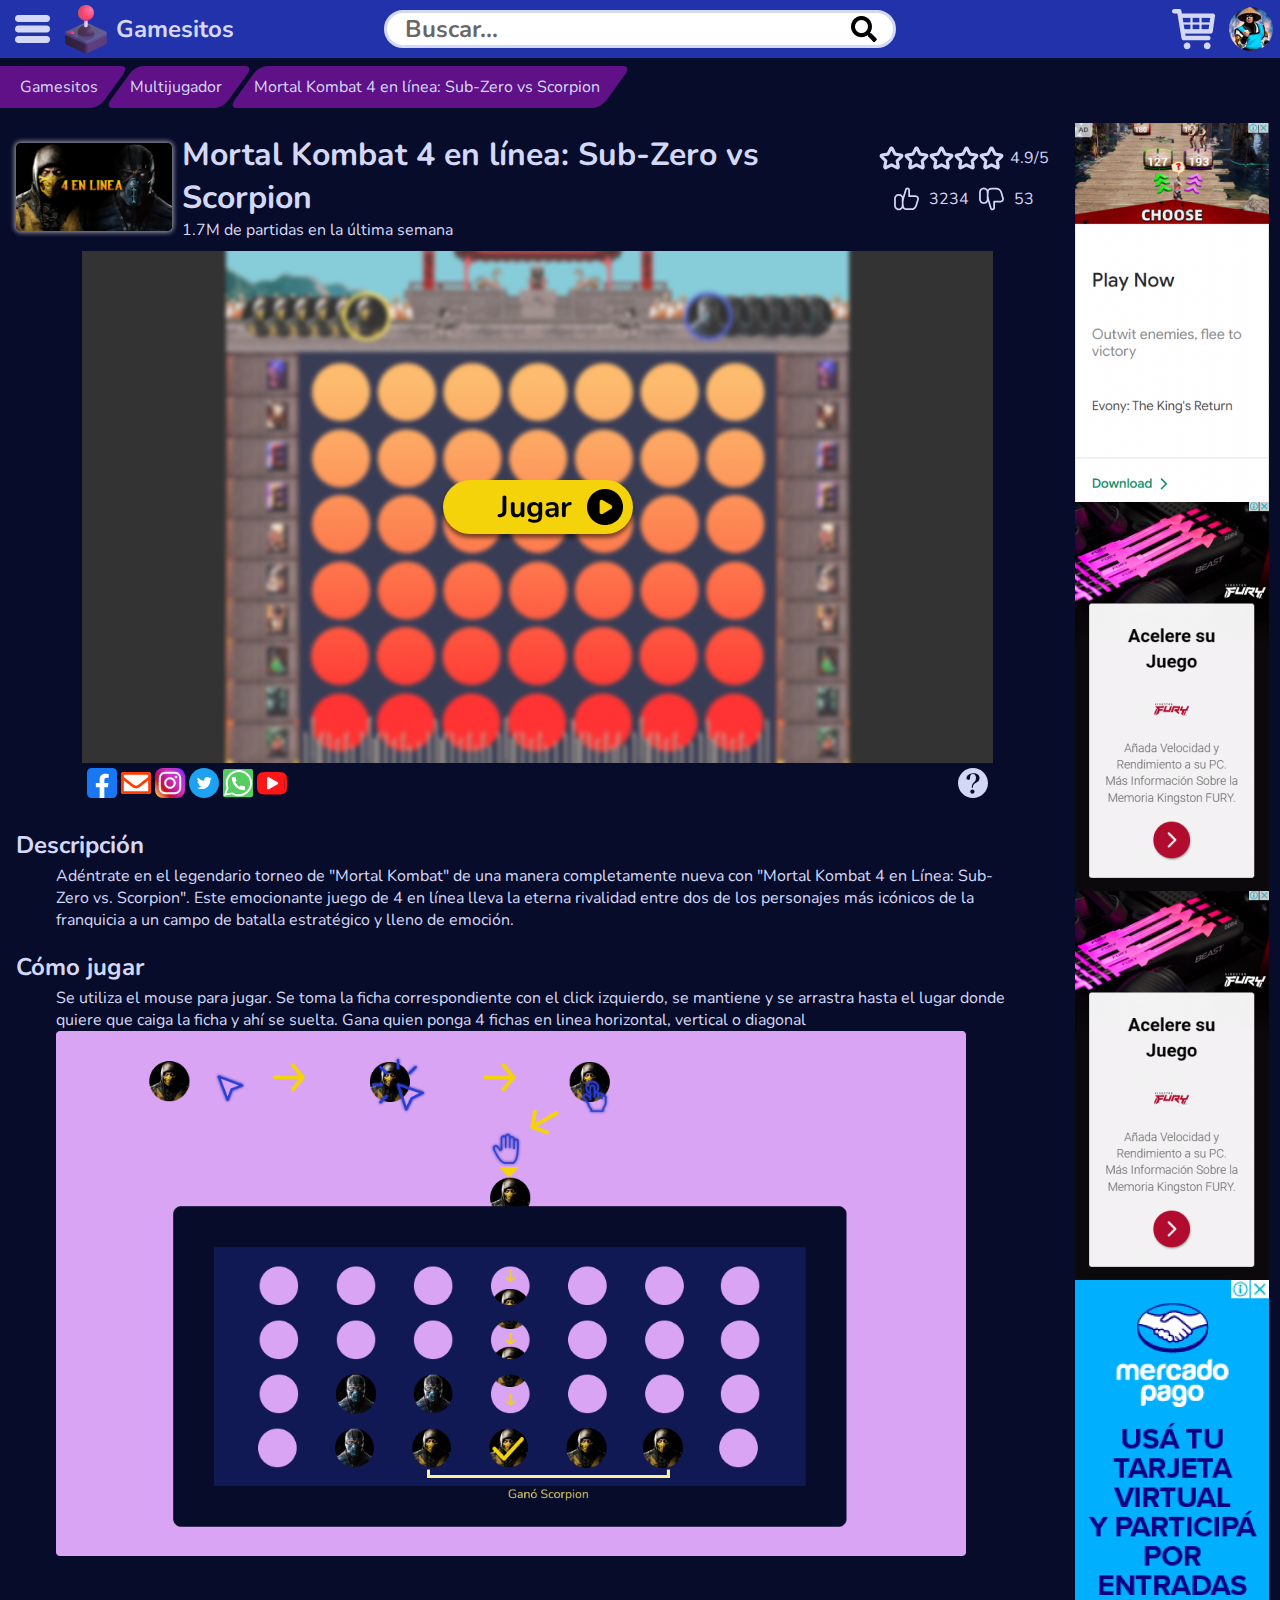
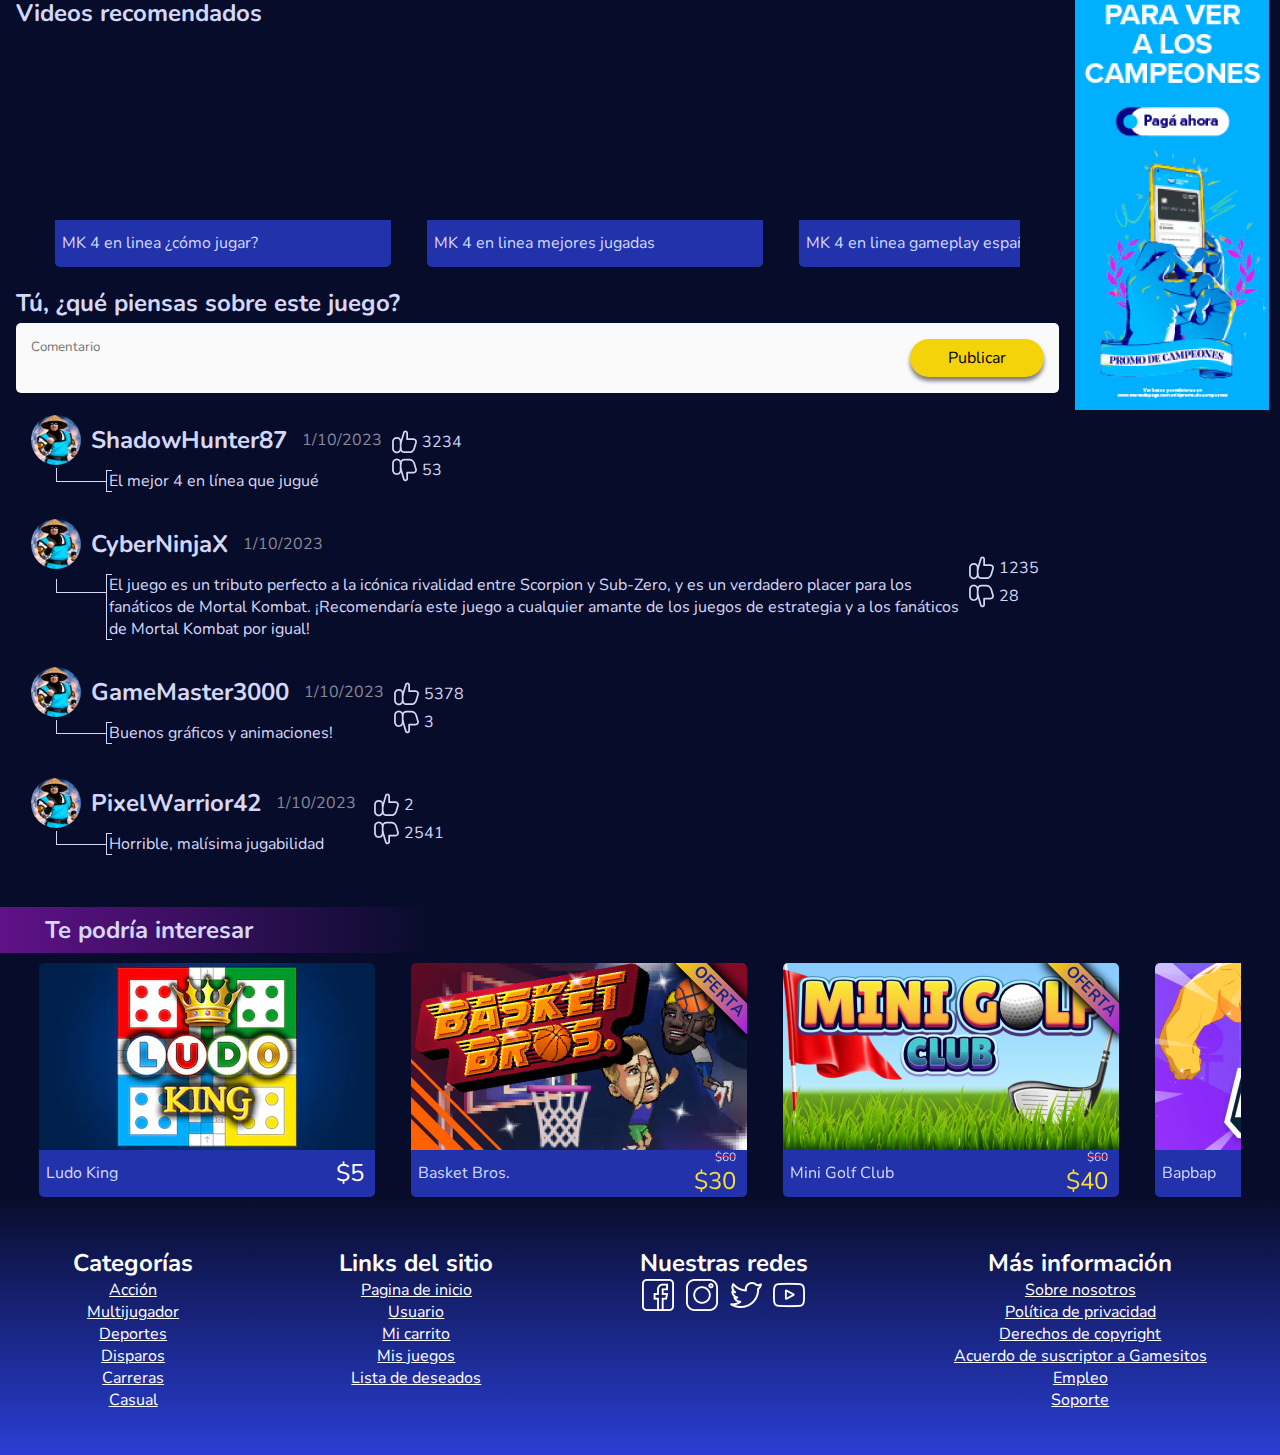
<file: TP2/EntregaFinal/html/mk_4_en_linea.html>
<!DOCTYPE html>
<html lang="en">

    <head>
        <meta charset="UTF-8">
        <meta name="viewport" content="width=device-width, initial-scale=1.0">
        <title>Gamesitos</title>
        <link rel="icon" href="../images/iconos/emoji-joystick.png"
            type="image/x-icon">
        <link rel="stylesheet" href="../css/style.css">
        <link
            href="https://fonts.googleapis.com/css2?family=Nunito:wght@400&display=swap"
            rel="stylesheet">
    </head>

    <body class="desplegable menu-cerrado">
        <header id="navegador-group">
            <nav id="navegador">
                <div id="nav-group1">
                    <div id="menu-button">
                        <img src="../images/iconos/menu.png" alt="Icono de menu">
                    </div>
                    <div id="title">
                        <a href="home.html"><img
                                src="../images/iconos/emoji-joystick.png"
                                alt="Icono de la pagina"
                                disabled>Gamesitos</a>
                    </div>
                </div>
                <div id="buscador">
                    <input type="text" name id="search" placeholder="Buscar...">
                    <a href><img src="../images/iconos/icon _search.png"
                            alt="Icono de búsqueda"></a>
                </div>

                <div id="nav-group2">
                    <img src="../images/iconos/carrito_de_compra.png"
                        alt="Carrito de compra" id="icon-carrito">
                    <button id="icon-user"><img
                            src="../images/profile-image.jpg"
                            alt="Foto de perfil"></button>
                </div>
            </nav>

            <nav id="menu-categorias">
                <div id="filtros">
                    <a href><img src="../images/iconos/menu/populares.png"
                            alt="Carrito de compra"><span>Populares</span></a>
                    <a href><img src="../images/iconos/menu/recientes.png"
                            alt="Carrito de compra"><span>recientes</span></a>
                    <a href><img src="../images/iconos/menu/nuevos.png"
                            alt="Carrito de compra"><span>nuevos</span></a>
                    <a href><img src="../images/iconos/menu/tendencias.png"
                            alt="Carrito de compra"><span>tendencias</span></a>
                    <a href><img src="../images/iconos/menu/actualizados.png"
                            alt="Carrito de compra"><span>actualizados</span></a>
                </div>
                <hr>
                <div id="categorias">
                    <a href><img src="../images/iconos/menu/accion.png"
                            alt="icono de categoria"><span>accion</span></a>
                    <a href><img src="../images/iconos/menu/aventuras.png"
                            alt="icono de categoria"><span>aventuras</span></a>
                    <a href><img src="../images/iconos/menu/carreras.png"
                            alt="icono de categoria"><span>carreras</span></a>
                    <a href><img src="../images/iconos/menu/casual.png"
                            alt="icono de categoria"><span>casual</span></a>
                    <a href><img src="../images/iconos/menu/deportes.png"
                            alt="icono de categoria"><span>deportes</span></a>
                    <a href><img src="../images/iconos/menu/disparos.png"
                            alt="icono de categoria"><span>disparos</span></a>
                    <a href><img src="../images/iconos/menu/multijugador.png"
                            alt="icono de categoria"><span>multijugador</span></a>
                </div>
                <hr>
                <div id="contactos">
                    <a href><img src="../images/iconos/facebook.png"
                            alt="icono de categoria"><span>facebook</span></a>
                    <a href><img src="../images/iconos/instagram.png"
                            alt="icono de categoria"><span>instagram</span></a>
                    <a href><img src="../images/iconos/twitter.png"
                            alt="icono de categoria"><span>twitter</span></a>
                    <a href><img src="../images/iconos/youtube.png"
                            alt="Carrito de compra"><span>youtube</span></a>
                </div>
            </nav>

            <nav id="menu-carrito">
                <h3>Mi carrito</h3>
                <div id="carrito">
                    <div class="card-carrito">
                        <img src="../images/juegos/force-bullet.png"
                            alt="imagen del juego">
                        <div class="informacion">
                            <p class="nombre">Force Bullet</p>
                            <p class="precio">$30</p>
                        </div>
                        <img src="../images/iconos/eliminar.png"
                            alt="imagen del juego" class="eliminar"
                            title="Eliminar del carrito">
                    </div>
                    <div class="card-carrito">
                        <img src="../images/juegos/tower-defense-clash.png"
                            alt="imagen del juego">
                        <div class="informacion">
                            <p class="nombre">Tower defense clash</p>
                            <p class="precio">$15</p>
                        </div>
                        <img src="../images/iconos/eliminar.png"
                            alt="imagen del juego" class="eliminar"
                            title="Eliminar del carrito">
                    </div>
                    <div class="card-carrito">
                        <img src="../images/juegos/wrestle-bros.png"
                            alt="imagen del juego">
                        <div class="informacion">
                            <p class="nombre">Wrestle Bros</p>
                            <p class="precio">$15</p>
                        </div>
                        <img src="../images/iconos/eliminar.png"
                            alt="imagen del juego" class="eliminar"
                            title="Eliminar del carrito">
                    </div>
                    <div class="card-carrito">
                        <img src="../images/juegos/highway-racer-2.png"
                            alt="imagen del juego">
                        <div class="informacion">
                            <p class="nombre">Highway Racer 2</p>
                            <p class="precio"><span>$30</span>19.99</p>
                        </div>
                        <img src="../images/iconos/eliminar.png"
                            alt="imagen del juego" class="eliminar"
                            title="Eliminar del carrito">
                    </div>
                    <div class="card-carrito">
                        <img src="../images/juegos/1-v-1-battle.png"
                            alt="imagen del juego">
                        <div class="informacion">
                            <p class="nombre">1 v 1 battle</p>
                            <p class="precio">$0</p>
                        </div>
                        <img src="../images/iconos/eliminar.png"
                            alt="imagen del juego" class="eliminar"
                            title="Eliminar del carrito">
                    </div>
                    <div class="card-carrito">
                        <img src="../images/juegos/evowars-io.png"
                            alt="imagen del juego">
                        <div class="informacion">
                            <p class="nombre">Evowars io</p>
                            <p class="precio">$29.99</p>
                        </div>
                        <img src="../images/iconos/eliminar.png"
                            alt="imagen del juego" class="eliminar"
                            title="Eliminar del carrito">
                    </div>
                </div>
                <div id="total">
                    <h3>Total</h3>
                    <p>$109.98</p>
                </div>
                <div id="botonera-carrito">
                    <button id="ir-carrito">Ir al carrito</button>
                    <button id="iniciar-compra">Iniciar compra</button>
                </div>
                <button id="borrar-carrito">Borrar carrito</button>
            </nav>
            <nav id="menu-perfil">
                <p id="correo-perfil">raiden@yahoo.com</p>
                <button id="foto-perfil">
                    <img src="../images/profile-image.jpg" alt="foto de perfil">
                    <div>
                        <svg width="44" height="40" viewBox="0 0 44 40"
                            fill="none" xmlns="http://www.w3.org/2000/svg">
                            <path
                                d="M22 28.3334C25.4519 28.3334 28.25 25.5352 28.25 22.0834C28.25 18.6315 25.4519 15.8334 22 15.8334C18.5481 15.8334 15.75 18.6315 15.75 22.0834C15.75 25.5352 18.5481 28.3334 22 28.3334Z"
                                fill="white" fill-opacity="0.5" stroke="black"
                                stroke-width="5" stroke-linecap="round"
                                stroke-linejoin="round" />
                            <path
                                d="M3.25 30V14.1667C3.25 11.8332 3.25 10.6664 3.70415 9.77508C4.1036 8.99106 4.74102 8.35364 5.52504 7.95419C6.41633 7.50004 7.58312 7.50004 9.91667 7.50004H12.1138C12.37 7.50004 12.498 7.50004 12.6162 7.4865C13.2326 7.4159 13.7855 7.07419 14.1244 6.55439C14.1893 6.45477 14.2466 6.34021 14.3611 6.11115C14.5902 5.653 14.7047 5.42392 14.8346 5.22467C15.5123 4.18508 16.6181 3.50167 17.851 3.36044C18.0873 3.33337 18.3433 3.33337 18.8556 3.33337H25.1444C25.6567 3.33337 25.9127 3.33337 26.149 3.36044C27.3819 3.50167 28.4877 4.18508 29.1654 5.22467C29.2952 5.4239 29.4098 5.65306 29.639 6.11115C29.7533 6.34023 29.8106 6.45477 29.8756 6.55439C30.2146 7.07419 30.7673 7.4159 31.3837 7.4865C31.5021 7.50004 31.63 7.50004 31.8862 7.50004H34.0833C36.4169 7.50004 37.5838 7.50004 38.475 7.95419C39.259 8.35364 39.8965 8.99106 40.2958 9.77508C40.75 10.6664 40.75 11.8332 40.75 14.1667V30C40.75 32.3336 40.75 33.5005 40.2958 34.3917C39.8965 35.1757 39.259 35.8132 38.475 36.2125C37.5838 36.6667 36.4169 36.6667 34.0833 36.6667H9.91667C7.58312 36.6667 6.41633 36.6667 5.52504 36.2125C4.74102 35.8132 4.1036 35.1757 3.70415 34.3917C3.25 33.5005 3.25 32.3336 3.25 30Z"
                                fill="white" fill-opacity="0.5" stroke="black"
                                stroke-opacity="0.5" stroke-width="5"
                                stroke-linecap="round" stroke-linejoin="round" />
                        </svg>
                    </div>
                </button>
                <p id="nombre-perfil">¡Hola, Raiden!</p>
                <div id="opciones-perfil">
                    <a href>Mi Perfil<span></span></a>
                    <a href>Mi carrito<span></span></a>
                    <a href>Biblioteca<span></span></a>
                    <a href>Enviar comentarios<span></span></a>
                </div>
                <a href="../index.html" id="cerrar-perfil">Cerrar sesión<span></span></a>
            </nav>
        </header>

        <main>
            <ul id="breadcrum">
                <li><a href="home.html">Gamesitos</a></li>
                <div></div>
                <li><a href="#">Multijugador</a></li>
                <li><a href="#">Mortal Kombat 4 en línea: Sub-Zero vs Scorpion</a></li>
            </ul>
    
            <div id="contenido-general-pagina-juego">
                <div class="contenido-juego">
                    <div class="div-con-imagen-titulo-juego">
                        <img class="imagen-banner-juego-pagina-juego"
                            src="../images/juegos/mk-4-en-linea.png" alt>
                        <div class="div-sin-imagen-titulo-juego">
                            <div>
                                <h1>Mortal Kombat 4 en línea: Sub-Zero vs Scorpion</h2>
                                <p>1.7M de partidas en la última semana</p>
                            </div>
                            <div class="puntuacion-juego">
                                <div class="estrellas">
                                    <svg class="estrella"
                                        xmls="../images/iconos/estrella.svg"
                                        viewBox="0 0 23 22">
                                        <path
                                            d="M8.258 7.44917L10.7257 2.47857C11.0424 1.84048 11.9576 1.84048 12.2743 2.47857L14.742 7.44917L20.2604 8.25116C20.9685 8.35405 21.2506 9.21943 20.7381 9.7158L16.7456 13.5822L17.6878 19.0443C17.8088 19.7458 17.0683 20.2807 16.4348 19.9494L11.5 17.3691L6.5652 19.9494C5.93167 20.2807 5.19114 19.7458 5.31213 19.0443L6.25434 13.5822L2.26196 9.7158C1.74936 9.21943 2.03156 8.35405 2.7396 8.25116L8.258 7.44917Z"
                                            stroke="#D4D8F7" stroke-width="2.90099"
                                            stroke-linecap="round"
                                            stroke-linejoin="round" />
                                    </svg>
                                    <svg class="estrella"
                                        xmls="../images/iconos/estrella.svg"
                                        viewBox="0 0 23 22">
                                        <path
                                            d="M8.258 7.44917L10.7257 2.47857C11.0424 1.84048 11.9576 1.84048 12.2743 2.47857L14.742 7.44917L20.2604 8.25116C20.9685 8.35405 21.2506 9.21943 20.7381 9.7158L16.7456 13.5822L17.6878 19.0443C17.8088 19.7458 17.0683 20.2807 16.4348 19.9494L11.5 17.3691L6.5652 19.9494C5.93167 20.2807 5.19114 19.7458 5.31213 19.0443L6.25434 13.5822L2.26196 9.7158C1.74936 9.21943 2.03156 8.35405 2.7396 8.25116L8.258 7.44917Z"
                                            stroke="#D4D8F7" stroke-width="2.90099"
                                            stroke-linecap="round"
                                            stroke-linejoin="round" />
                                    </svg>
                                    <svg class="estrella"
                                        xmls="../images/iconos/estrella.svg"
                                        viewBox="0 0 23 22">
                                        <path
                                            d="M8.258 7.44917L10.7257 2.47857C11.0424 1.84048 11.9576 1.84048 12.2743 2.47857L14.742 7.44917L20.2604 8.25116C20.9685 8.35405 21.2506 9.21943 20.7381 9.7158L16.7456 13.5822L17.6878 19.0443C17.8088 19.7458 17.0683 20.2807 16.4348 19.9494L11.5 17.3691L6.5652 19.9494C5.93167 20.2807 5.19114 19.7458 5.31213 19.0443L6.25434 13.5822L2.26196 9.7158C1.74936 9.21943 2.03156 8.35405 2.7396 8.25116L8.258 7.44917Z"
                                            stroke="#D4D8F7" stroke-width="2.90099"
                                            stroke-linecap="round"
                                            stroke-linejoin="round" />
                                    </svg>
                                    <svg class="estrella"
                                        xmls="../images/iconos/estrella.svg"
                                        viewBox="0 0 23 22">
                                        <path
                                            d="M8.258 7.44917L10.7257 2.47857C11.0424 1.84048 11.9576 1.84048 12.2743 2.47857L14.742 7.44917L20.2604 8.25116C20.9685 8.35405 21.2506 9.21943 20.7381 9.7158L16.7456 13.5822L17.6878 19.0443C17.8088 19.7458 17.0683 20.2807 16.4348 19.9494L11.5 17.3691L6.5652 19.9494C5.93167 20.2807 5.19114 19.7458 5.31213 19.0443L6.25434 13.5822L2.26196 9.7158C1.74936 9.21943 2.03156 8.35405 2.7396 8.25116L8.258 7.44917Z"
                                            stroke="#D4D8F7" stroke-width="2.90099"
                                            stroke-linecap="round"
                                            stroke-linejoin="round" />
                                    </svg>
                                    <svg class="estrella"
                                        xmls="../images/iconos/estrella.svg"
                                        viewBox="0 0 23 22">
                                        <path
                                            d="M8.258 7.44917L10.7257 2.47857C11.0424 1.84048 11.9576 1.84048 12.2743 2.47857L14.742 7.44917L20.2604 8.25116C20.9685 8.35405 21.2506 9.21943 20.7381 9.7158L16.7456 13.5822L17.6878 19.0443C17.8088 19.7458 17.0683 20.2807 16.4348 19.9494L11.5 17.3691L6.5652 19.9494C5.93167 20.2807 5.19114 19.7458 5.31213 19.0443L6.25434 13.5822L2.26196 9.7158C1.74936 9.21943 2.03156 8.35405 2.7396 8.25116L8.258 7.44917Z"
                                            stroke="#D4D8F7" stroke-width="2.90099"
                                            stroke-linecap="round"
                                            stroke-linejoin="round" />
                                    </svg>
                                    <span>4.9/5</span>
                                </div>
                                <div class="caja-meGusta-noMeGusta">
                                    <svg class="icono-me-gusta" width="52"
                                        height="48" viewBox="0 0 52 48" fill="none"
                                        xmlns="http://www.w3.org/2000/svg">
                                        <path
                                            d="M2.012 23.672C1.95241 22.5841 2.11525 21.4954 2.49058 20.4725C2.86589 19.4494 3.44578 18.5139 4.19487 17.7226C4.94398 16.9314 5.84653 16.301 6.84737 15.8703C7.84825 15.4396 8.92642 15.2176 10.016 15.2176C11.1056 15.2176 12.1838 15.4396 13.1846 15.8703C14.1855 16.301 15.088 16.9314 15.8371 17.7226C16.5862 18.5139 17.1662 19.4494 17.5415 20.4725C17.9168 21.4954 18.0796 22.5841 18.02 23.672V37.184C18.0796 38.2719 17.9168 39.3608 17.5415 40.3837C17.1662 41.4065 16.5862 42.3421 15.8371 43.1333C15.088 43.9246 14.1855 44.5549 13.1846 44.9857C12.1838 45.4162 11.1056 45.6385 10.016 45.6385C8.92642 45.6385 7.84825 45.4162 6.84737 44.9857C5.84653 44.5549 4.94398 43.9246 4.19487 43.1333C3.44578 42.3421 2.86589 41.4065 2.49058 40.3837C2.11525 39.3608 1.95241 38.2719 2.012 37.184V23.672Z"
                                            stroke-width="3.6"
                                            stroke-linecap="round"
                                            stroke-linejoin="round" />
                                        <path
                                            d="M18.0644 37.184C18.058 38.2397 18.2597 39.2864 18.6579 40.2644C19.0562 41.2421 19.6431 42.1321 20.3852 42.8833C21.1273 43.6342 22.01 44.2318 22.9832 44.6415C23.9562 45.0514 25.0004 45.2657 26.0564 45.272H35.9444C38.2499 45.2703 40.4929 44.5208 42.3364 43.136C44.1798 41.7512 45.5245 39.8057 46.1685 37.592L49.7685 25.4C50.055 24.5895 50.1438 23.7224 50.0279 22.8706C49.9117 22.0189 49.594 21.2072 49.1013 20.503C48.6083 19.7989 47.9543 19.2224 47.1937 18.8218C46.4332 18.4213 45.5879 18.2081 44.7284 18.2H31.4804V5.52795C31.4836 5.06778 31.396 4.61161 31.2229 4.18527C31.0496 3.75894 30.7943 3.37088 30.471 3.04328C30.148 2.71566 29.7635 2.45485 29.3394 2.27583C28.9156 2.09684 28.4605 2.00314 28.0004 2C27.2432 2.00343 26.5079 2.2537 25.906 2.7128C25.3038 3.1719 24.868 3.81478 24.6644 4.544L18.0644 26.528"
                                            stroke="black" stroke-width="3.6"
                                            stroke-linecap="round"
                                            stroke-linejoin="round" />
                                    </svg>
                                    <span class="contador">3234</span>
                                    <svg class="icono-no-me-gusta" width="52"
                                        height="48" viewBox="0 0 52 48" fill="none"
                                        xmlns="http://www.w3.org/2000/svg">
                                        <path
                                            d="M2.012 23.9665C1.95241 25.0544 2.11525 26.143 2.49058 27.1659C2.86589 28.189 3.44578 29.1245 4.19487 29.9158C4.94398 30.7071 5.84653 31.3374 6.84737 31.7681C7.84825 32.1988 8.92642 32.4208 10.016 32.4208C11.1056 32.4208 12.1838 32.1988 13.1846 31.7681C14.1855 31.3374 15.088 30.7071 15.8371 29.9158C16.5862 29.1245 17.1662 28.189 17.5415 27.1659C17.9168 26.143 18.0796 25.0544 18.02 23.9665V10.4545C18.0796 9.36653 17.9168 8.27765 17.5415 7.25477C17.1662 6.23189 16.5862 5.29637 15.8371 4.50509C15.088 3.71381 14.1855 3.08357 13.1846 2.65277C12.1838 2.22221 11.1056 1.99997 10.016 1.99997C8.92642 1.99997 7.84825 2.22221 6.84737 2.65277C5.84653 3.08357 4.94398 3.71381 4.19487 4.50509C3.44578 5.29637 2.86589 6.23189 2.49058 7.25477C2.11525 8.27765 1.95241 9.36653 2.012 10.4545V23.9665Z"
                                            stroke-width="3.6"
                                            stroke-linecap="round"
                                            stroke-linejoin="round" />
                                        <path
                                            d="M18.0644 10.4545C18.058 9.39869 18.2597 8.35205 18.6579 7.37405C19.0562 6.39629 19.6431 5.50637 20.3852 4.75517C21.1273 4.00421 22.01 3.40661 22.9832 2.99693C23.9562 2.58701 25.0004 2.37269 26.0564 2.36645H35.9444C38.2499 2.36813 40.4929 3.11765 42.3364 4.50245C44.1798 5.88725 45.5245 7.83269 46.1685 10.0465L49.7685 22.2384C50.055 23.0489 50.1438 23.9161 50.0279 24.7678C49.9117 25.6196 49.594 26.4313 49.1013 27.1354C48.6083 27.8396 47.9543 28.4161 47.1937 28.8166C46.4332 29.2172 45.5879 29.4303 44.7284 29.4384H31.4804V42.1105C31.4836 42.5707 31.396 43.0268 31.2229 43.4532C31.0496 43.8795 30.7943 44.2675 30.471 44.5951C30.148 44.9228 29.7635 45.1836 29.3394 45.3626C28.9156 45.5416 28.4605 45.6353 28.0004 45.6384C27.2432 45.635 26.5079 45.3847 25.906 44.9256C25.3038 44.4665 24.868 43.8236 24.6644 43.0944L18.0644 21.1105"
                                            stroke="black" stroke-width="3.6"
                                            stroke-linecap="round"
                                            stroke-linejoin="round" />
                                    </svg>
                                    <span class="contador">53</span>
                                </div>
                            </div>
                        </div>
                    </div>
    
                    <div id="pantalla-juego">
                        <img src="../images/juegos/mk-4-en-linea-enJuego.png" alt>
                        <div id="hover-jugar">
                            <button class="boton-jugar">Jugar <img
                                    src="../images/iconos/jugar.png" alt="jugar.png"></button>
                        </div>
                    </div>
                    <aside id="banner-compartir-juego">
                        <div id="compartir-redes">
                            <a href>
                                <svg width="30" height="30" viewBox="0 0 30 30"
                                    fill="none" xmlns="http://www.w3.org/2000/svg">
                                    <path
                                        d="M25.5 0H4.5C2.01472 0 0 2.01472 0 4.5V25.5C0 27.9853 2.01472 30 4.5 30H25.5C27.9853 30 30 27.9853 30 25.5V4.5C30 2.01472 27.9853 0 25.5 0Z"
                                        fill="#1877F2" />
                                    <path
                                        d="M20.8359 19.3359L21.5039 15H17.3438V12.1875C17.3438 11.0039 17.9238 9.84375 19.7871 9.84375H21.6797V6.15234C21.6797 6.15234 19.9629 5.85938 18.3223 5.85938C14.8945 5.85938 12.6562 7.93359 12.6562 11.6953V15H8.84766V19.3359H12.6562V30H17.3438V19.3359H20.8359Z"
                                        fill="white" />
                                </svg>
                            </a>
                            <a href>
                                <svg width="30" height="30" viewBox="0 0 30 30"
                                    fill="none" xmlns="http://www.w3.org/2000/svg">
                                    <rect y="4" width="30" height="22" rx="3"
                                        fill="white" />
                                    <path
                                        d="M27.1875 4H2.8125C1.25918 4 0 5.2312 0 6.75V23.25C0 24.7688 1.25918 26 2.8125 26H27.1875C28.7408 26 30 24.7688 30 23.25V6.75C30 5.2312 28.7408 4 27.1875 4ZM27.1875 6.75V9.08779C25.8737 10.1339 23.7792 11.7605 19.3015 15.1888C18.3148 15.9477 16.3601 17.771 15 17.7498C13.6402 17.7713 11.6848 15.9474 10.6985 15.1888C6.22148 11.761 4.12646 10.134 2.8125 9.08779V6.75H27.1875ZM2.8125 23.25V12.6166C4.15512 13.6622 6.05912 15.1295 8.96121 17.3515C10.2419 18.3372 12.4847 20.5132 15 20.4999C17.5029 20.5132 19.7173 18.3688 21.0383 17.3519C23.9403 15.13 25.8448 13.6623 27.1875 12.6166V23.25H2.8125Z"
                                        fill="#FF3D00" />
                                </svg>
                            </a>
                            <a href>
                                <svg width="30" height="30" viewBox="0 0 30 30"
                                    fill="none" xmlns="http://www.w3.org/2000/svg">
                                    <rect width="30" height="30" rx="8"
                                        fill="url(#paint0_linear_352_4978)" />
                                    <path
                                        d="M11.2509 15C11.2509 12.929 12.9294 11.2497 15.0005 11.2497C17.0715 11.2497 18.7509 12.929 18.7509 15C18.7509 17.071 17.0715 18.7503 15.0005 18.7503C12.9294 18.7503 11.2509 17.071 11.2509 15ZM9.22348 15C9.22348 18.1905 11.8098 20.7767 15.0005 20.7767C18.1911 20.7767 20.7774 18.1905 20.7774 15C20.7774 11.8095 18.1911 9.22326 15.0005 9.22326C11.8098 9.22326 9.22348 11.8095 9.22348 15ZM19.6561 8.99421C19.6558 9.73979 20.26 10.3445 21.0056 10.3447C21.7512 10.345 22.3559 9.74087 22.3562 8.99529C22.3565 8.24971 21.7523 7.64505 21.0067 7.64475C20.2614 7.6451 19.6567 8.24898 19.6561 8.99421ZM10.4553 24.1572C9.35839 24.1073 8.76221 23.9246 8.36601 23.7702C7.84075 23.5658 7.46598 23.3222 7.07194 22.9287C6.67791 22.5352 6.434 22.1608 6.23041 21.6356C6.07596 21.2396 5.89326 20.6433 5.84339 19.5464C5.78885 18.3606 5.77796 18.0044 5.77796 15.0001C5.77796 11.9958 5.78975 11.6406 5.84339 10.4537C5.89335 9.35691 6.0774 8.76174 6.23041 8.36457C6.4349 7.83933 6.67845 7.46457 7.07194 7.07055C7.46544 6.67653 7.83985 6.43263 8.36601 6.22905C8.76203 6.07461 9.35839 5.89191 10.4553 5.84205C11.6412 5.78751 11.9974 5.77662 15.0005 5.77662C18.0035 5.77662 18.3601 5.78841 19.547 5.84205C20.6439 5.892 21.239 6.07605 21.6362 6.22905C22.1615 6.43263 22.5363 6.67707 22.9303 7.07055C23.3243 7.46403 23.5674 7.83933 23.7718 8.36457C23.9263 8.76057 24.109 9.35691 24.1589 10.4537C24.2134 11.6406 24.2243 11.9958 24.2243 15.0001C24.2243 18.0044 24.2134 18.3596 24.1589 19.5464C24.1089 20.6433 23.9253 21.2394 23.7718 21.6356C23.5674 22.1608 23.3238 22.5356 22.9303 22.9287C22.5368 23.3218 22.1615 23.5658 21.6362 23.7702C21.2402 23.9247 20.6439 24.1074 19.547 24.1572C18.3611 24.2118 18.0049 24.2227 15.0005 24.2227C11.996 24.2227 11.6408 24.2118 10.4553 24.1572ZM10.3621 3.81813C9.16444 3.87267 8.34603 4.06257 7.63132 4.34067C6.89113 4.62786 6.26452 5.01315 5.63837 5.63829C5.01221 6.26343 4.6279 6.891 4.34069 7.63116C4.06258 8.3463 3.87267 9.16422 3.81813 10.3618C3.76269 11.5614 3.75 11.9449 3.75 15C3.75 18.0551 3.76269 18.4386 3.81813 19.6381C3.87267 20.8359 4.06258 21.6537 4.34069 22.3688C4.6279 23.1085 5.0123 23.7368 5.63837 24.3617C6.26443 24.9866 6.89113 25.3713 7.63132 25.6593C8.34738 25.9374 9.16444 26.1273 10.3621 26.1819C11.5623 26.2364 11.9452 26.25 15.0005 26.25C18.0557 26.25 18.4392 26.2373 19.6388 26.1819C20.8366 26.1273 21.6544 25.9374 22.3696 25.6593C23.1093 25.3713 23.7364 24.9869 24.3625 24.3617C24.9887 23.7366 25.3722 23.1085 25.6602 22.3688C25.9383 21.6537 26.1291 20.8358 26.1828 19.6381C26.2373 18.4377 26.25 18.0551 26.25 15C26.25 11.9449 26.2373 11.5614 26.1828 10.3618C26.1282 9.16413 25.9383 8.34585 25.6602 7.63116C25.3722 6.89145 24.9877 6.26442 24.3625 5.63829C23.7374 5.01216 23.1093 4.62786 22.3705 4.34067C21.6544 4.06257 20.8365 3.87177 19.6397 3.81813C18.4401 3.76359 18.0566 3.75 15.0014 3.75C11.9461 3.75 11.5623 3.76269 10.3621 3.81813Z"
                                        fill="url(#paint1_radial_352_4978)" />
                                    <defs>
                                        <lineargradient id="paint0_linear_352_4978"
                                            x1="25.0633" y1="7.36226e-07"
                                            x2="-3.43196" y2="21.8381"
                                            gradientUnits="userSpaceOnUse">
                                            <stop stop-color="#801DFD" />
                                            <stop offset="0.0544606"
                                                stop-color="#A830E1" />
                                            <stop offset="0.308921"
                                                stop-color="#D235C3" />
                                            <stop offset="0.579132"
                                                stop-color="#C01285" />
                                            <stop offset="0.708036"
                                                stop-color="#C91717" />
                                            <stop offset="0.899989"
                                                stop-color="#EE815E" />
                                            <stop offset="1" stop-color="#FFE600" />
                                        </lineargradient>
                                        <radialgradient id="paint1_radial_352_4978"
                                            cx="0" cy="0" r="1"
                                            gradientUnits="userSpaceOnUse"
                                            gradientTransform="translate(51.5801 365.451) scale(469.969)">
                                            <stop offset="0.09" stop-color="white" />
                                            <stop offset="0.78" stop-color="#FAFAFA" />
                                        </radialgradient>
                                    </defs>
                                </svg>
                            </a>
                            <a href>
                                <svg width="30" height="30" viewBox="0 0 30 30"
                                    fill="none" xmlns="http://www.w3.org/2000/svg">
                                    <path
                                        d="M15 30C23.2843 30 30 23.2843 30 15C30 6.71573 23.2843 0 15 0C6.71573 0 0 6.71573 0 15C0 23.2843 6.71573 30 15 30Z"
                                        fill="#1DA1F2" />
                                    <path
                                        d="M22.793 10.3945C22.2422 10.6377 21.6533 10.8018 21.0322 10.8779C21.665 10.4971 22.1514 9.89648 22.3799 9.18164C21.7881 9.52734 21.1289 9.7793 20.4316 9.91992C19.8721 9.32227 19.0781 8.94727 18.1934 8.94727C16.5 8.94727 15.126 10.3213 15.126 12.0117C15.126 12.2549 15.1553 12.4893 15.2051 12.7119C12.6562 12.5918 10.3945 11.3672 8.88281 9.51562C8.61621 9.9668 8.4668 10.4883 8.4668 11.0596C8.4668 12.126 9.00879 13.0635 9.83203 13.6143C9.32813 13.5967 8.85645 13.459 8.44336 13.2305V13.2686C8.44336 14.7568 9.49805 15.9961 10.9043 16.2773C10.6465 16.3477 10.374 16.3828 10.0957 16.3828C9.89941 16.3828 9.71191 16.3652 9.52441 16.3301C9.91699 17.5488 11.0479 18.4365 12.3955 18.46C11.3496 19.2832 10.0195 19.7725 8.59277 19.7725C8.34961 19.7725 8.10645 19.7578 7.86328 19.7314C9.22852 20.6016 10.8369 21.1084 12.5742 21.1084C18.2139 21.1084 21.2988 16.4355 21.2988 12.3896C21.2988 12.2607 21.2988 12.1289 21.29 11.9971C21.8877 11.5664 22.4121 11.0244 22.8223 10.4092L22.793 10.3945Z"
                                        fill="white" />
                                </svg>
                            </a>
                            <a href>
                                <svg width="30" height="30" viewBox="0 0 30 30"
                                    fill="none" xmlns="http://www.w3.org/2000/svg">
                                    <rect y="1" width="30" height="28.24" rx="2"
                                        fill="#55CD61" />
                                    <mask id="path-2-inside-1_349_5554" fill="white">
                                        <path fill-rule="evenodd"
                                            clip-rule="evenodd"
                                            d="M15.882 26.3574C22.0867 26.3574 27.1173 21.3266 27.1173 15.1199C27.1173 8.91333 22.0867 3.88244 15.882 3.88244C9.6772 3.88244 4.64667 8.91333 4.64667 15.1199C4.64667 16.7283 4.98447 18.2577 5.59298 19.6411L3.45502 25.4654L9.55455 24.4072C11.3567 25.6379 13.5353 26.3574 15.882 26.3574ZM15.882 28.3574C23.1916 28.3574 29.1173 22.4308 29.1173 15.1199C29.1173 7.80907 23.1916 1.88245 15.882 1.88245C8.57231 1.88245 2.64667 7.80907 2.64667 15.1199C2.64667 16.8459 2.97692 18.4946 3.57766 20.0065L0.744141 27.7245L8.82782 26.3226C10.8698 27.6116 13.2888 28.3574 15.882 28.3574Z" />
                                    </mask>
                                    <path
                                        d="M5.59298 19.6411L7.47048 20.3302L7.74824 19.5736L7.4237 18.8358L5.59298 19.6411ZM3.45502 25.4654L1.57752 24.7762L0.383853 28.028L3.79688 27.4359L3.45502 25.4654ZM9.55455 24.4072L10.6824 22.7556L10.0123 22.298L9.2127 22.4367L9.55455 24.4072ZM3.57766 20.0065L5.45513 20.6958L5.71855 19.9783L5.43631 19.268L3.57766 20.0065ZM0.744141 27.7245L-1.13333 27.0353L-2.32716 30.287L1.08589 29.6951L0.744141 27.7245ZM8.82782 26.3226L9.89537 24.6313L9.24447 24.2205L8.48607 24.352L8.82782 26.3226ZM25.1173 15.1199C25.1173 20.2223 20.9819 24.3574 15.882 24.3574V28.3574C23.1916 28.3574 29.1173 22.4308 29.1173 15.1199H25.1173ZM15.882 5.88244C20.9819 5.88244 25.1173 10.0176 25.1173 15.1199H29.1173C29.1173 7.80906 23.1916 1.88244 15.882 1.88244V5.88244ZM6.64667 15.1199C6.64667 10.0176 10.7821 5.88244 15.882 5.88244V1.88244C8.57233 1.88244 2.64667 7.80906 2.64667 15.1199H6.64667ZM7.4237 18.8358C6.9247 17.7014 6.64667 16.4458 6.64667 15.1199H2.64667C2.64667 17.0108 3.04425 18.814 3.76226 20.4463L7.4237 18.8358ZM5.33253 26.1545L7.47048 20.3302L3.71548 18.9519L1.57752 24.7762L5.33253 26.1545ZM9.2127 22.4367L3.11317 23.4948L3.79688 27.4359L9.8964 26.3778L9.2127 22.4367ZM15.882 24.3574C13.9504 24.3574 12.1628 23.7665 10.6824 22.7556L8.42668 26.0589C10.5505 27.5092 13.1203 28.3574 15.882 28.3574V24.3574ZM27.1173 15.1199C27.1173 21.3266 22.0867 26.3574 15.882 26.3574V30.3574C24.2965 30.3574 31.1173 23.5351 31.1173 15.1199H27.1173ZM15.882 3.88245C22.0867 3.88245 27.1173 8.91333 27.1173 15.1199H31.1173C31.1173 6.70482 24.2965 -0.117554 15.882 -0.117554V3.88245ZM4.64667 15.1199C4.64667 8.91333 9.6772 3.88245 15.882 3.88245V-0.117554C7.46743 -0.117554 0.646669 6.70482 0.646669 15.1199H4.64667ZM5.43631 19.268C4.92741 17.9873 4.64667 16.5888 4.64667 15.1199H0.646669C0.646669 17.1029 1.02643 19.002 1.71901 20.745L5.43631 19.268ZM2.62161 28.4138L5.45513 20.6958L1.70019 19.3172L-1.13333 27.0353L2.62161 28.4138ZM8.48607 24.352L0.402387 25.754L1.08589 29.6951L9.16958 28.2932L8.48607 24.352ZM15.882 26.3574C13.6777 26.3574 11.6273 25.7246 9.89537 24.6313L7.76027 28.0139C10.1124 29.4986 12.8999 30.3574 15.882 30.3574V26.3574Z"
                                        fill="white"
                                        mask="url(#path-2-inside-1_349_5554)" />
                                    <g clip-path="url(#clip0_349_5554)">
                                        <path
                                            d="M12.1326 13.9307C13.4561 15.9164 14.6326 17.5395 16.6914 18.8706L17.3531 17.7234C17.5517 17.5248 17.8752 17.4513 18.6987 17.7234C19.5223 17.9955 20.412 18.1425 21.3237 18.1425C21.7281 18.1425 22.059 18.4735 22.059 18.878V21.4446C22.059 21.849 21.7281 22.18 21.3237 22.18C14.4193 22.18 8.82373 16.5835 8.82373 9.6779C8.82373 9.27342 9.15461 8.94248 9.55902 8.94248H12.1326C12.537 8.94248 12.8678 9.27342 12.8678 9.6779C12.8678 10.5972 13.0149 11.4797 13.287 12.3033C13.3678 12.5607 13.662 13.0629 13.4561 13.2689L12.1326 13.9307Z"
                                            fill="white" />
                                    </g>
                                    <defs>
                                        <clippath id="clip0_349_5554">
                                            <rect width="30" height="28.24"
                                                fill="white"
                                                transform="translate(0 1)" />
                                        </clippath>
                                    </defs>
                                </svg>
                            </a>
                            <a href>
                                <svg width="30" height="30" viewBox="0 0 30 30"
                                    fill="none" xmlns="http://www.w3.org/2000/svg">
                                    <rect x="2" y="5.75" width="25.5" height="18.5"
                                        fill="#FF1616" />
                                    <path d="M18 15.5L12 10.9534V20.0466L18 15.5Z"
                                        fill="white" />
                                    <path fill-rule="evenodd" clip-rule="evenodd"
                                        d="M11.8702 9.1647C11.4833 8.94362 11.008 8.94521 10.6226 9.16886C10.2372 9.39251 10 9.80441 10 10.25V20.25C10 20.6956 10.2372 21.1075 10.6226 21.3311C11.008 21.5547 11.4833 21.5564 11.8702 21.3352L20.6201 16.3352C21.0096 16.1127 21.25 15.6986 21.25 15.25C21.25 14.8014 21.0096 14.3872 20.6201 14.1647L11.8702 9.1647ZM17.4805 15.25L12.5 18.096V12.404L17.4805 15.25Z"
                                        fill="white" />
                                    <path fill-rule="evenodd" clip-rule="evenodd"
                                        d="M0 15.25C0 10.5628 0 8.21925 1.19364 6.57634C1.57914 6.04575 2.04575 5.57914 2.57634 5.19364C4.21925 4 6.56284 4 11.25 4H18.75C23.4371 4 25.7808 4 27.4236 5.19364C27.9543 5.57914 28.4209 6.04575 28.8064 6.57634C30 8.21925 30 10.5628 30 15.25C30 19.9371 30 22.2808 28.8064 23.9236C28.4209 24.4543 27.9543 24.9209 27.4236 25.3064C25.7808 26.5 23.4371 26.5 18.75 26.5H11.25C6.56284 26.5 4.21925 26.5 2.57634 25.3064C2.04575 24.9209 1.57914 24.4543 1.19364 23.9236C0 22.2808 0 19.9371 0 15.25ZM11.25 6.5H18.75C21.1493 6.5 22.7479 6.50344 23.9591 6.63466C25.1236 6.76082 25.63 6.9806 25.9542 7.21619C26.2725 7.44749 26.5525 7.72745 26.7839 8.0458C27.0194 8.37006 27.2391 8.87641 27.3654 10.0409C27.4966 11.2521 27.5 12.8507 27.5 15.25C27.5 17.6493 27.4966 19.2479 27.3654 20.4591C27.2391 21.6236 27.0194 22.13 26.7839 22.4542C26.5525 22.7725 26.2725 23.0525 25.9542 23.2839C25.63 23.5194 25.1236 23.7391 23.9591 23.8654C22.7479 23.9966 21.1493 24 18.75 24H11.25C8.85073 24 7.25209 23.9966 6.04086 23.8654C4.87641 23.7391 4.37006 23.5194 4.0458 23.2839C3.72745 23.0525 3.44749 22.7725 3.21619 22.4542C2.9806 22.13 2.76082 21.6236 2.63466 20.4591C2.50344 19.2479 2.5 17.6493 2.5 15.25C2.5 12.8507 2.50344 11.2521 2.63466 10.0409C2.76082 8.87641 2.9806 8.37006 3.21619 8.0458C3.44749 7.72745 3.72745 7.44749 4.0458 7.21619C4.37006 6.9806 4.87641 6.76082 6.04086 6.63466C7.25209 6.50344 8.85073 6.5 11.25 6.5Z"
                                        fill="#FF1616" />
                                </svg>
                            </a>
                        </div>
                        <a href="#descripcion-juego">
                            <svg id="help" width="30" height="30"
                                viewBox="0 0 30 30" fill="none"
                                xmlns="http://www.w3.org/2000/svg">
                                <g clip-path="url(#clip0_352_5211)">
                                    <path
                                        d="M14.9792 0C23.2642 0 30 6.73584 30 15.0208C30 23.3057 23.2642 30 14.9792 30C6.69434 30 0 23.3057 0 15.0208C0 6.73584 6.69434 0 14.9792 0ZM13.8492 19.6653H14.8534C14.9792 17.1134 15.5643 16.2766 17.9502 14.8534C19.4149 13.9323 19.8755 13.6404 20.4191 13.054C21.1728 12.2587 21.5491 11.2545 21.5491 10.083C21.5491 7.11206 19.1645 5.31262 15.2725 5.31262C13.9336 5.31262 12.8879 5.56433 11.8409 5.94055C9.74829 6.73584 8.45227 8.40943 8.45227 10.2504C8.45227 11.1715 9.0802 11.6307 10.3776 11.6307C11.4661 11.6307 12.0511 11.1702 12.0096 10.4177V9.41358C12.0096 8.78565 12.2613 7.69849 12.5961 7.15357C13.0151 6.48413 13.8934 6.02356 14.8976 6.02356C16.78 6.02356 17.9944 7.52979 17.9944 9.74695C17.9944 10.5837 17.8685 11.379 17.5338 12.1315C17.2406 12.7179 16.9059 13.1771 15.9017 14.2656C14.3112 15.9392 13.8519 17.1522 13.8519 19.036V19.6639L13.8492 19.6653ZM14.3928 25.7317C15.6058 25.7317 16.5685 24.769 16.5685 23.556C16.5685 22.343 15.6473 21.3804 14.3928 21.3804C13.1798 21.3804 12.2587 22.343 12.2587 23.556C12.2587 24.769 13.1798 25.7317 14.3928 25.7317Z"
                                        fill="#D4D8F7" />
                                </g>
                                <defs>
                                    <clippath id="clip0_352_5211">
                                        <rect width="30" height="30" fill="white" />
                                    </clippath>
                                </defs>
                            </svg>
                        </a>
    
                    </aside>
                    <section aria-label="Descripción del juego">
                        <h2 class="h-pagina-juego"> Descripción</h2>
                        <p id="descripcion-juego">Adéntrate en el legendario torneo de
                            "Mortal Kombat" de una manera
                            completamente nueva con
                            "Mortal Kombat 4 en Línea: Sub-Zero vs. Scorpion".
                            Este emocionante juego de 4 en línea lleva la eterna
                            rivalidad entre dos de los personajes más icónicos
                            de la franquicia a un campo de batalla
                            estratégico y lleno de emoción.
                        </p>
                    </section>
    
                    <section id="seccion-como-jugar" aria-label="Explicacion de como jugar">
                        <h2 class="h-pagina-juego">Cómo jugar</h2>
                        <p id="descripcion-como-jugar">Se utiliza el mouse para jugar.
                            Se toma la ficha correspondiente con el click
                            izquierdo,
                            se mantiene y se arrastra hasta el lugar donde quiere que
                            caiga la ficha y ahí se suelta.
                            Gana quien ponga 4 fichas en linea horizontal, vertical o
                            diagonal</p>
                        <img id="como-jugar" src="../images/como-jugar-4-en-linea.png"
                            alt>
                    </section>
    
                    <section aria-label="Videos recomendados">
                        <h2 class="h-pagina-juego">Videos recomendados</h2>
                        <div class="contenedor-carrusel">
                            <button class="boton-izquierda"></button>
                            <div class="carrusel">
                                <article class="card">
                                    <div class="content">
                                        <iframe
                                            src="https://www.youtube.com/embed/1h3mGwgc89o?si=1_eM1jC-wgMqPWkP"
                                            title="YouTube video player" frameborder="0"
                                            allow="accelerometer; autoplay; clipboard-write; encrypted-media; gyroscope; picture-in-picture; web-share"
                                            allowfullscreen></iframe>
                                    </div>
                                    <div class="informacion">
                                        <p class="nombre-juego">MK 4 en linea ¿cómo jugar?</p>
                                    </div>
                                </article>
                                <article class="card">
                                    <div class="content">
                                        <iframe
                                            src="https://www.youtube.com/embed/JvYSlxKMLAs?si=jOmrbd39ebd1ivSa"
                                            title="YouTube video player" frameborder="0"
                                            allow="accelerometer; autoplay; clipboard-write; encrypted-media; gyroscope; picture-in-picture; web-share"
                                            allowfullscreen></iframe>
        
                                    </div>
                                    <div class="informacion">
                                        <p class="nombre-juego">MK 4 en linea mejores jugadas</p>
                                    </div>
                                </article>
                                <article class="card">
                                    <div class="content">
                                        <iframe
                                            src="https://www.youtube.com/embed/2wcE_qRUgyc?si=yMajkuCp1bOS35g5"
                                            title="YouTube video player" frameborder="0"
                                            allow="accelerometer; autoplay; clipboard-write; encrypted-media; gyroscope; picture-in-picture; web-share"
                                            allowfullscreen></iframe>
                                    </div>
                                    <div class="informacion">
                                        <p class="nombre-juego">MK 4 en linea gameplay español</p>
                                    </div>
                                </article>
                                <article class="card">
                                    <div class="content">
                                        <iframe
                                            src="https://www.youtube.com/embed/1h3mGwgc89o?si=1_eM1jC-wgMqPWkP"
                                            title="YouTube video player" frameborder="0"
                                            allow="accelerometer; autoplay; clipboard-write; encrypted-media; gyroscope; picture-in-picture; web-share"
                                            allowfullscreen></iframe>
                                    </div>
                                    <div class="informacion">
                                        <p class="nombre-juego">MK 4 en linea final del mundo (Razapovich vs. Jerseph)</p>
                                    </div>
                                </article>
                                <article class="card">
                                    <div class="content">
                                        <iframe
                                            src="https://www.youtube.com/embed/JvYSlxKMLAs?si=jOmrbd39ebd1ivSa"
                                            title="YouTube video player" frameborder="0"
                                            allow="accelerometer; autoplay; clipboard-write; encrypted-media; gyroscope; picture-in-picture; web-share"
                                            allowfullscreen></iframe>
        
                                    </div>
                                    <div class="informacion">
                                        <p class="nombre-juego">MK 4 en linea gamplay español (parte 3)</p>
                                    </div>
                                </article>
                                <article class="card">
                                    <div class="content">
                                        <iframe
                                            src="https://www.youtube.com/embed/2wcE_qRUgyc?si=yMajkuCp1bOS35g5"
                                            title="YouTube video player" frameborder="0"
                                            allow="accelerometer; autoplay; clipboard-write; encrypted-media; gyroscope; picture-in-picture; web-share"
                                            allowfullscreen></iframe>
                                    </div>
                                    <div class="informacion">
                                        <p class="nombre-juego">MK 4 en linea (segunda parte) gameplay español</p>
                                    </div>
                                </article>
                            </div>
                            <button class="boton-derecha"></button>
                        </div>
                    </section>
    
                    <section id="caja-de-comentarios">
                        <h2 class="h-pagina-juego">
                            Tú, ¿qué piensas sobre este juego? 
                        </h2>
                        <div id="tu-comentario">
                            <textarea placeholder="Comentario"></textarea>
                            <button id="boton-publicar" class="boton-jugar">Publicar</button>
                        </div>
    
                        <div class="caja-de-comentario-publicado">
                            <div>
                                <div class="identificacion-del-comentario">
                                    <img class="foto-perfil"
                                        src="../images/profile-image.jpg" alt>
                                    <h3>ShadowHunter87</h3>
                                    <p class="fecha-comentario">1/10/2023</p>
                                </div>
                                <div class="puntero-a-comentario"></div>
                                <div class="comentario-y-calificacion">
                                    <p class="comentario"><span></span>El mejor 4 en línea que
                                        jugué<span></span></p>
                                </div>
                            </div>
                            <div class="calificacion-comentario">
                                <div class="caja-like">
                                    <svg class="like-comentario" width="52"
                                        height="48" viewBox="0 0 52 48" fill="none"
                                        xmlns="http://www.w3.org/2000/svg">
                                        <path
                                            d="M2.012 23.672C1.95241 22.5841 2.11525 21.4954 2.49058 20.4725C2.86589 19.4494 3.44578 18.5139 4.19487 17.7226C4.94398 16.9314 5.84653 16.301 6.84737 15.8703C7.84825 15.4396 8.92642 15.2176 10.016 15.2176C11.1056 15.2176 12.1838 15.4396 13.1846 15.8703C14.1855 16.301 15.088 16.9314 15.8371 17.7226C16.5862 18.5139 17.1662 19.4494 17.5415 20.4725C17.9168 21.4954 18.0796 22.5841 18.02 23.672V37.184C18.0796 38.2719 17.9168 39.3608 17.5415 40.3837C17.1662 41.4065 16.5862 42.3421 15.8371 43.1333C15.088 43.9246 14.1855 44.5549 13.1846 44.9857C12.1838 45.4162 11.1056 45.6385 10.016 45.6385C8.92642 45.6385 7.84825 45.4162 6.84737 44.9857C5.84653 44.5549 4.94398 43.9246 4.19487 43.1333C3.44578 42.3421 2.86589 41.4065 2.49058 40.3837C2.11525 39.3608 1.95241 38.2719 2.012 37.184V23.672Z"
                                            stroke="#D4D8F7" stroke-width="3.6"
                                            stroke-linecap="round"
                                            stroke-linejoin="round" />
                                        <path
                                            d="M18.0644 37.184C18.058 38.2397 18.2597 39.2864 18.6579 40.2644C19.0562 41.2421 19.6431 42.1321 20.3852 42.8833C21.1273 43.6342 22.01 44.2318 22.9832 44.6415C23.9562 45.0514 25.0004 45.2657 26.0564 45.272H35.9444C38.2499 45.2703 40.4929 44.5208 42.3364 43.136C44.1798 41.7512 45.5245 39.8057 46.1685 37.592L49.7685 25.4C50.055 24.5895 50.1438 23.7224 50.0279 22.8706C49.9117 22.0189 49.594 21.2072 49.1013 20.503C48.6083 19.7989 47.9543 19.2224 47.1937 18.8218C46.4332 18.4213 45.5879 18.2081 44.7284 18.2H31.4804V5.52795C31.4836 5.06778 31.396 4.61161 31.2229 4.18527C31.0496 3.75894 30.7943 3.37088 30.471 3.04328C30.148 2.71566 29.7635 2.45485 29.3394 2.27583C28.9156 2.09684 28.4605 2.00314 28.0004 2C27.2432 2.00343 26.5079 2.2537 25.906 2.7128C25.3038 3.1719 24.868 3.81478 24.6644 4.544L18.0644 26.528"
                                            stroke="#D4D8F7" stroke-width="3.6"
                                            stroke-linecap="round"
                                            stroke-linejoin="round" />
                                    </svg>
                                    <span>3234</span>
                                </div>
                                <div class="caja-dislike">
                                    <svg class="dislike-comentario" width="52"
                                        height="48" viewBox="0 0 52 48" fill="none"
                                        xmlns="http://www.w3.org/2000/svg">
                                        <path
                                            d="M2.012 23.9665C1.95241 25.0544 2.11525 26.143 2.49058 27.1659C2.86589 28.189 3.44578 29.1245 4.19487 29.9158C4.94398 30.7071 5.84653 31.3374 6.84737 31.7681C7.84825 32.1988 8.92642 32.4208 10.016 32.4208C11.1056 32.4208 12.1838 32.1988 13.1846 31.7681C14.1855 31.3374 15.088 30.7071 15.8371 29.9158C16.5862 29.1245 17.1662 28.189 17.5415 27.1659C17.9168 26.143 18.0796 25.0544 18.02 23.9665V10.4545C18.0796 9.36653 17.9168 8.27765 17.5415 7.25477C17.1662 6.23189 16.5862 5.29637 15.8371 4.50509C15.088 3.71381 14.1855 3.08357 13.1846 2.65277C12.1838 2.22221 11.1056 1.99997 10.016 1.99997C8.92642 1.99997 7.84825 2.22221 6.84737 2.65277C5.84653 3.08357 4.94398 3.71381 4.19487 4.50509C3.44578 5.29637 2.86589 6.23189 2.49058 7.25477C2.11525 8.27765 1.95241 9.36653 2.012 10.4545V23.9665Z"
                                            stroke="#D4D8F7" stroke-width="3.6"
                                            stroke-linecap="round"
                                            stroke-linejoin="round" />
                                        <path
                                            d="M18.0644 10.4545C18.058 9.39869 18.2597 8.35205 18.6579 7.37405C19.0562 6.39629 19.6431 5.50637 20.3852 4.75517C21.1273 4.00421 22.01 3.40661 22.9832 2.99693C23.9562 2.58701 25.0004 2.37269 26.0564 2.36645H35.9444C38.2499 2.36813 40.4929 3.11765 42.3364 4.50245C44.1798 5.88725 45.5245 7.83269 46.1685 10.0465L49.7685 22.2384C50.055 23.0489 50.1438 23.9161 50.0279 24.7678C49.9117 25.6196 49.594 26.4313 49.1013 27.1354C48.6083 27.8396 47.9543 28.4161 47.1937 28.8166C46.4332 29.2172 45.5879 29.4303 44.7284 29.4384H31.4804V42.1105C31.4836 42.5707 31.396 43.0268 31.2229 43.4532C31.0496 43.8795 30.7943 44.2675 30.471 44.5951C30.148 44.9228 29.7635 45.1836 29.3394 45.3626C28.9156 45.5416 28.4605 45.6353 28.0004 45.6384C27.2432 45.635 26.5079 45.3847 25.906 44.9256C25.3038 44.4665 24.868 43.8236 24.6644 43.0944L18.0644 21.1105"
                                            stroke="#D4D8F7" stroke-width="3.6"
                                            stroke-linecap="round"
                                            stroke-linejoin="round" />
                                    </svg>
                                    <span>53</span>
                                </div>
                            </div>
                        </div>
                        
                        <div class="caja-de-comentario-publicado">
                            <div>
                                <div class="identificacion-del-comentario">
                                    <img class="foto-perfil"
                                        src="../images/profile-image.jpg" alt>
                                    <h3>CyberNinjaX</h3>
                                    <p class="fecha-comentario">1/10/2023</p>
                                </div>
                                <div class="puntero-a-comentario"></div>
                                <div class="comentario-y-calificacion">
                                    <p class="comentario"><span></span>El juego es un tributo
                                        perfecto a la icónica rivalidad entre Scorpion
                                        y Sub-Zero, y es un verdadero placer para los
                                        fanáticos de Mortal Kombat.
                                        ¡Recomendaría este juego a cualquier amante de
                                        los juegos de estrategia y a los
                                        fanáticos de Mortal Kombat por igual!<span></span></p>
                                </div>
                            </div>
                            <div class="calificacion-comentario">
                                <div class="caja-like">
                                    <svg class="like-comentario" width="52"
                                        height="48" viewBox="0 0 52 48" fill="none"
                                        xmlns="http://www.w3.org/2000/svg">
                                        <path
                                            d="M2.012 23.672C1.95241 22.5841 2.11525 21.4954 2.49058 20.4725C2.86589 19.4494 3.44578 18.5139 4.19487 17.7226C4.94398 16.9314 5.84653 16.301 6.84737 15.8703C7.84825 15.4396 8.92642 15.2176 10.016 15.2176C11.1056 15.2176 12.1838 15.4396 13.1846 15.8703C14.1855 16.301 15.088 16.9314 15.8371 17.7226C16.5862 18.5139 17.1662 19.4494 17.5415 20.4725C17.9168 21.4954 18.0796 22.5841 18.02 23.672V37.184C18.0796 38.2719 17.9168 39.3608 17.5415 40.3837C17.1662 41.4065 16.5862 42.3421 15.8371 43.1333C15.088 43.9246 14.1855 44.5549 13.1846 44.9857C12.1838 45.4162 11.1056 45.6385 10.016 45.6385C8.92642 45.6385 7.84825 45.4162 6.84737 44.9857C5.84653 44.5549 4.94398 43.9246 4.19487 43.1333C3.44578 42.3421 2.86589 41.4065 2.49058 40.3837C2.11525 39.3608 1.95241 38.2719 2.012 37.184V23.672Z"
                                            stroke="#D4D8F7" stroke-width="3.6"
                                            stroke-linecap="round"
                                            stroke-linejoin="round" />
                                        <path
                                            d="M18.0644 37.184C18.058 38.2397 18.2597 39.2864 18.6579 40.2644C19.0562 41.2421 19.6431 42.1321 20.3852 42.8833C21.1273 43.6342 22.01 44.2318 22.9832 44.6415C23.9562 45.0514 25.0004 45.2657 26.0564 45.272H35.9444C38.2499 45.2703 40.4929 44.5208 42.3364 43.136C44.1798 41.7512 45.5245 39.8057 46.1685 37.592L49.7685 25.4C50.055 24.5895 50.1438 23.7224 50.0279 22.8706C49.9117 22.0189 49.594 21.2072 49.1013 20.503C48.6083 19.7989 47.9543 19.2224 47.1937 18.8218C46.4332 18.4213 45.5879 18.2081 44.7284 18.2H31.4804V5.52795C31.4836 5.06778 31.396 4.61161 31.2229 4.18527C31.0496 3.75894 30.7943 3.37088 30.471 3.04328C30.148 2.71566 29.7635 2.45485 29.3394 2.27583C28.9156 2.09684 28.4605 2.00314 28.0004 2C27.2432 2.00343 26.5079 2.2537 25.906 2.7128C25.3038 3.1719 24.868 3.81478 24.6644 4.544L18.0644 26.528"
                                            stroke="#D4D8F7" stroke-width="3.6"
                                            stroke-linecap="round"
                                            stroke-linejoin="round" />
                                    </svg>
                                    <span>1235</span>
                                </div>
                                <div class="caja-dislike">
                                    <svg class="dislike-comentario" width="52"
                                        height="48" viewBox="0 0 52 48" fill="none"
                                        xmlns="http://www.w3.org/2000/svg">
                                        <path
                                            d="M2.012 23.9665C1.95241 25.0544 2.11525 26.143 2.49058 27.1659C2.86589 28.189 3.44578 29.1245 4.19487 29.9158C4.94398 30.7071 5.84653 31.3374 6.84737 31.7681C7.84825 32.1988 8.92642 32.4208 10.016 32.4208C11.1056 32.4208 12.1838 32.1988 13.1846 31.7681C14.1855 31.3374 15.088 30.7071 15.8371 29.9158C16.5862 29.1245 17.1662 28.189 17.5415 27.1659C17.9168 26.143 18.0796 25.0544 18.02 23.9665V10.4545C18.0796 9.36653 17.9168 8.27765 17.5415 7.25477C17.1662 6.23189 16.5862 5.29637 15.8371 4.50509C15.088 3.71381 14.1855 3.08357 13.1846 2.65277C12.1838 2.22221 11.1056 1.99997 10.016 1.99997C8.92642 1.99997 7.84825 2.22221 6.84737 2.65277C5.84653 3.08357 4.94398 3.71381 4.19487 4.50509C3.44578 5.29637 2.86589 6.23189 2.49058 7.25477C2.11525 8.27765 1.95241 9.36653 2.012 10.4545V23.9665Z"
                                            stroke="#D4D8F7" stroke-width="3.6"
                                            stroke-linecap="round"
                                            stroke-linejoin="round" />
                                        <path
                                            d="M18.0644 10.4545C18.058 9.39869 18.2597 8.35205 18.6579 7.37405C19.0562 6.39629 19.6431 5.50637 20.3852 4.75517C21.1273 4.00421 22.01 3.40661 22.9832 2.99693C23.9562 2.58701 25.0004 2.37269 26.0564 2.36645H35.9444C38.2499 2.36813 40.4929 3.11765 42.3364 4.50245C44.1798 5.88725 45.5245 7.83269 46.1685 10.0465L49.7685 22.2384C50.055 23.0489 50.1438 23.9161 50.0279 24.7678C49.9117 25.6196 49.594 26.4313 49.1013 27.1354C48.6083 27.8396 47.9543 28.4161 47.1937 28.8166C46.4332 29.2172 45.5879 29.4303 44.7284 29.4384H31.4804V42.1105C31.4836 42.5707 31.396 43.0268 31.2229 43.4532C31.0496 43.8795 30.7943 44.2675 30.471 44.5951C30.148 44.9228 29.7635 45.1836 29.3394 45.3626C28.9156 45.5416 28.4605 45.6353 28.0004 45.6384C27.2432 45.635 26.5079 45.3847 25.906 44.9256C25.3038 44.4665 24.868 43.8236 24.6644 43.0944L18.0644 21.1105"
                                            stroke="#D4D8F7" stroke-width="3.6"
                                            stroke-linecap="round"
                                            stroke-linejoin="round" />
                                    </svg>
                                    <span>28</span>
                                </div>
                            </div>
                        </div>
                        
                        <div class="caja-de-comentario-publicado">
                            <div>
                                <div class="identificacion-del-comentario">
                                    <img class="foto-perfil"
                                        src="../images/profile-image.jpg" alt>
                                    <h3>GameMaster3000</h3>
                                    <p class="fecha-comentario">1/10/2023</p>
                                </div>
                                <div class="puntero-a-comentario"></div>
                                <div class="comentario-y-calificacion">
                                    <p class="comentario"><span></span>Buenos gráficos y animaciones!<span></span></p>
                                </div>
                            </div>
                            <div class="calificacion-comentario">
                                <div class="caja-like">
                                    <svg class="like-comentario" width="52"
                                        height="48" viewBox="0 0 52 48" fill="none"
                                        xmlns="http://www.w3.org/2000/svg">
                                        <path
                                            d="M2.012 23.672C1.95241 22.5841 2.11525 21.4954 2.49058 20.4725C2.86589 19.4494 3.44578 18.5139 4.19487 17.7226C4.94398 16.9314 5.84653 16.301 6.84737 15.8703C7.84825 15.4396 8.92642 15.2176 10.016 15.2176C11.1056 15.2176 12.1838 15.4396 13.1846 15.8703C14.1855 16.301 15.088 16.9314 15.8371 17.7226C16.5862 18.5139 17.1662 19.4494 17.5415 20.4725C17.9168 21.4954 18.0796 22.5841 18.02 23.672V37.184C18.0796 38.2719 17.9168 39.3608 17.5415 40.3837C17.1662 41.4065 16.5862 42.3421 15.8371 43.1333C15.088 43.9246 14.1855 44.5549 13.1846 44.9857C12.1838 45.4162 11.1056 45.6385 10.016 45.6385C8.92642 45.6385 7.84825 45.4162 6.84737 44.9857C5.84653 44.5549 4.94398 43.9246 4.19487 43.1333C3.44578 42.3421 2.86589 41.4065 2.49058 40.3837C2.11525 39.3608 1.95241 38.2719 2.012 37.184V23.672Z"
                                            stroke="#D4D8F7" stroke-width="3.6"
                                            stroke-linecap="round"
                                            stroke-linejoin="round" />
                                        <path
                                            d="M18.0644 37.184C18.058 38.2397 18.2597 39.2864 18.6579 40.2644C19.0562 41.2421 19.6431 42.1321 20.3852 42.8833C21.1273 43.6342 22.01 44.2318 22.9832 44.6415C23.9562 45.0514 25.0004 45.2657 26.0564 45.272H35.9444C38.2499 45.2703 40.4929 44.5208 42.3364 43.136C44.1798 41.7512 45.5245 39.8057 46.1685 37.592L49.7685 25.4C50.055 24.5895 50.1438 23.7224 50.0279 22.8706C49.9117 22.0189 49.594 21.2072 49.1013 20.503C48.6083 19.7989 47.9543 19.2224 47.1937 18.8218C46.4332 18.4213 45.5879 18.2081 44.7284 18.2H31.4804V5.52795C31.4836 5.06778 31.396 4.61161 31.2229 4.18527C31.0496 3.75894 30.7943 3.37088 30.471 3.04328C30.148 2.71566 29.7635 2.45485 29.3394 2.27583C28.9156 2.09684 28.4605 2.00314 28.0004 2C27.2432 2.00343 26.5079 2.2537 25.906 2.7128C25.3038 3.1719 24.868 3.81478 24.6644 4.544L18.0644 26.528"
                                            stroke="#D4D8F7" stroke-width="3.6"
                                            stroke-linecap="round"
                                            stroke-linejoin="round" />
                                    </svg>
                                    <span>5378</span>
                                </div>
                                <div class="caja-dislike">
                                    <svg class="dislike-comentario" width="52"
                                        height="48" viewBox="0 0 52 48" fill="none"
                                        xmlns="http://www.w3.org/2000/svg">
                                        <path
                                            d="M2.012 23.9665C1.95241 25.0544 2.11525 26.143 2.49058 27.1659C2.86589 28.189 3.44578 29.1245 4.19487 29.9158C4.94398 30.7071 5.84653 31.3374 6.84737 31.7681C7.84825 32.1988 8.92642 32.4208 10.016 32.4208C11.1056 32.4208 12.1838 32.1988 13.1846 31.7681C14.1855 31.3374 15.088 30.7071 15.8371 29.9158C16.5862 29.1245 17.1662 28.189 17.5415 27.1659C17.9168 26.143 18.0796 25.0544 18.02 23.9665V10.4545C18.0796 9.36653 17.9168 8.27765 17.5415 7.25477C17.1662 6.23189 16.5862 5.29637 15.8371 4.50509C15.088 3.71381 14.1855 3.08357 13.1846 2.65277C12.1838 2.22221 11.1056 1.99997 10.016 1.99997C8.92642 1.99997 7.84825 2.22221 6.84737 2.65277C5.84653 3.08357 4.94398 3.71381 4.19487 4.50509C3.44578 5.29637 2.86589 6.23189 2.49058 7.25477C2.11525 8.27765 1.95241 9.36653 2.012 10.4545V23.9665Z"
                                            stroke="#D4D8F7" stroke-width="3.6"
                                            stroke-linecap="round"
                                            stroke-linejoin="round" />
                                        <path
                                            d="M18.0644 10.4545C18.058 9.39869 18.2597 8.35205 18.6579 7.37405C19.0562 6.39629 19.6431 5.50637 20.3852 4.75517C21.1273 4.00421 22.01 3.40661 22.9832 2.99693C23.9562 2.58701 25.0004 2.37269 26.0564 2.36645H35.9444C38.2499 2.36813 40.4929 3.11765 42.3364 4.50245C44.1798 5.88725 45.5245 7.83269 46.1685 10.0465L49.7685 22.2384C50.055 23.0489 50.1438 23.9161 50.0279 24.7678C49.9117 25.6196 49.594 26.4313 49.1013 27.1354C48.6083 27.8396 47.9543 28.4161 47.1937 28.8166C46.4332 29.2172 45.5879 29.4303 44.7284 29.4384H31.4804V42.1105C31.4836 42.5707 31.396 43.0268 31.2229 43.4532C31.0496 43.8795 30.7943 44.2675 30.471 44.5951C30.148 44.9228 29.7635 45.1836 29.3394 45.3626C28.9156 45.5416 28.4605 45.6353 28.0004 45.6384C27.2432 45.635 26.5079 45.3847 25.906 44.9256C25.3038 44.4665 24.868 43.8236 24.6644 43.0944L18.0644 21.1105"
                                            stroke="#D4D8F7" stroke-width="3.6"
                                            stroke-linecap="round"
                                            stroke-linejoin="round" />
                                    </svg>
                                    <span>3</span>
                                </div>
                            </div>
                        </div>
                        
                        <div class="caja-de-comentario-publicado">
                            <div>
                                <div class="identificacion-del-comentario">
                                    <img class="foto-perfil"
                                        src="../images/profile-image.jpg" alt>
                                    <h3>PixelWarrior42</h3>
                                    <p class="fecha-comentario">1/10/2023</p>
                                </div>
                                <div class="puntero-a-comentario"></div>
                                <div class="comentario-y-calificacion">
                                    <p class="comentario"><span></span>Horrible, malísima jugabilidad<span></span></p>
                                </div>
                            </div>
                            <div class="calificacion-comentario">
                                <div class="caja-like">
                                    <svg class="like-comentario" width="52"
                                        height="48" viewBox="0 0 52 48" fill="none"
                                        xmlns="http://www.w3.org/2000/svg">
                                        <path
                                            d="M2.012 23.672C1.95241 22.5841 2.11525 21.4954 2.49058 20.4725C2.86589 19.4494 3.44578 18.5139 4.19487 17.7226C4.94398 16.9314 5.84653 16.301 6.84737 15.8703C7.84825 15.4396 8.92642 15.2176 10.016 15.2176C11.1056 15.2176 12.1838 15.4396 13.1846 15.8703C14.1855 16.301 15.088 16.9314 15.8371 17.7226C16.5862 18.5139 17.1662 19.4494 17.5415 20.4725C17.9168 21.4954 18.0796 22.5841 18.02 23.672V37.184C18.0796 38.2719 17.9168 39.3608 17.5415 40.3837C17.1662 41.4065 16.5862 42.3421 15.8371 43.1333C15.088 43.9246 14.1855 44.5549 13.1846 44.9857C12.1838 45.4162 11.1056 45.6385 10.016 45.6385C8.92642 45.6385 7.84825 45.4162 6.84737 44.9857C5.84653 44.5549 4.94398 43.9246 4.19487 43.1333C3.44578 42.3421 2.86589 41.4065 2.49058 40.3837C2.11525 39.3608 1.95241 38.2719 2.012 37.184V23.672Z"
                                            stroke="#D4D8F7" stroke-width="3.6"
                                            stroke-linecap="round"
                                            stroke-linejoin="round" />
                                        <path
                                            d="M18.0644 37.184C18.058 38.2397 18.2597 39.2864 18.6579 40.2644C19.0562 41.2421 19.6431 42.1321 20.3852 42.8833C21.1273 43.6342 22.01 44.2318 22.9832 44.6415C23.9562 45.0514 25.0004 45.2657 26.0564 45.272H35.9444C38.2499 45.2703 40.4929 44.5208 42.3364 43.136C44.1798 41.7512 45.5245 39.8057 46.1685 37.592L49.7685 25.4C50.055 24.5895 50.1438 23.7224 50.0279 22.8706C49.9117 22.0189 49.594 21.2072 49.1013 20.503C48.6083 19.7989 47.9543 19.2224 47.1937 18.8218C46.4332 18.4213 45.5879 18.2081 44.7284 18.2H31.4804V5.52795C31.4836 5.06778 31.396 4.61161 31.2229 4.18527C31.0496 3.75894 30.7943 3.37088 30.471 3.04328C30.148 2.71566 29.7635 2.45485 29.3394 2.27583C28.9156 2.09684 28.4605 2.00314 28.0004 2C27.2432 2.00343 26.5079 2.2537 25.906 2.7128C25.3038 3.1719 24.868 3.81478 24.6644 4.544L18.0644 26.528"
                                            stroke="#D4D8F7" stroke-width="3.6"
                                            stroke-linecap="round"
                                            stroke-linejoin="round" />
                                    </svg>
                                    <span>2</span>
                                </div>
                                <div class="caja-dislike">
                                    <svg class="dislike-comentario" width="52"
                                        height="48" viewBox="0 0 52 48" fill="none"
                                        xmlns="http://www.w3.org/2000/svg">
                                        <path
                                            d="M2.012 23.9665C1.95241 25.0544 2.11525 26.143 2.49058 27.1659C2.86589 28.189 3.44578 29.1245 4.19487 29.9158C4.94398 30.7071 5.84653 31.3374 6.84737 31.7681C7.84825 32.1988 8.92642 32.4208 10.016 32.4208C11.1056 32.4208 12.1838 32.1988 13.1846 31.7681C14.1855 31.3374 15.088 30.7071 15.8371 29.9158C16.5862 29.1245 17.1662 28.189 17.5415 27.1659C17.9168 26.143 18.0796 25.0544 18.02 23.9665V10.4545C18.0796 9.36653 17.9168 8.27765 17.5415 7.25477C17.1662 6.23189 16.5862 5.29637 15.8371 4.50509C15.088 3.71381 14.1855 3.08357 13.1846 2.65277C12.1838 2.22221 11.1056 1.99997 10.016 1.99997C8.92642 1.99997 7.84825 2.22221 6.84737 2.65277C5.84653 3.08357 4.94398 3.71381 4.19487 4.50509C3.44578 5.29637 2.86589 6.23189 2.49058 7.25477C2.11525 8.27765 1.95241 9.36653 2.012 10.4545V23.9665Z"
                                            stroke="#D4D8F7" stroke-width="3.6"
                                            stroke-linecap="round"
                                            stroke-linejoin="round" />
                                        <path
                                            d="M18.0644 10.4545C18.058 9.39869 18.2597 8.35205 18.6579 7.37405C19.0562 6.39629 19.6431 5.50637 20.3852 4.75517C21.1273 4.00421 22.01 3.40661 22.9832 2.99693C23.9562 2.58701 25.0004 2.37269 26.0564 2.36645H35.9444C38.2499 2.36813 40.4929 3.11765 42.3364 4.50245C44.1798 5.88725 45.5245 7.83269 46.1685 10.0465L49.7685 22.2384C50.055 23.0489 50.1438 23.9161 50.0279 24.7678C49.9117 25.6196 49.594 26.4313 49.1013 27.1354C48.6083 27.8396 47.9543 28.4161 47.1937 28.8166C46.4332 29.2172 45.5879 29.4303 44.7284 29.4384H31.4804V42.1105C31.4836 42.5707 31.396 43.0268 31.2229 43.4532C31.0496 43.8795 30.7943 44.2675 30.471 44.5951C30.148 44.9228 29.7635 45.1836 29.3394 45.3626C28.9156 45.5416 28.4605 45.6353 28.0004 45.6384C27.2432 45.635 26.5079 45.3847 25.906 44.9256C25.3038 44.4665 24.868 43.8236 24.6644 43.0944L18.0644 21.1105"
                                            stroke="#D4D8F7" stroke-width="3.6"
                                            stroke-linecap="round"
                                            stroke-linejoin="round" />
                                    </svg>
                                    <span>2541</span>
                                </div>
                            </div>
                        </div>
                    </section>
                </div>
                <div class="publicidad">
                    <img src="../images/publicidades/banner-1.png" alt>
                    <img src="../images/publicidades/banner-2.png" alt>
                    <img src="../images/publicidades/banner-3.png" alt>
                    <img src="../images/publicidades/banner-4.png" alt>
                </div>
            </div>
    
            <section>
                <h3 class="titulo-categoria">
                    Te podría interesar
                </h3>
                <div class="contenedor-carrusel">
                    <button class="boton-izquierda"></button>
                    <div class="carrusel">
                        <article class="card-normal" data-nombre="Ludo King" data-imagen="../images/juegos/ludo-king.png"
                            data-generos='["Multijugador","Juegos de mesa","4 jugadores"]' data-precio="5">
                        </article>
                        <article class="card-oferta" data-nombre="Basket Bros." data-imagen="../images/juegos/basket-bros.png"
                            data-generos='["Multijugador","Deportes","Basketball","2d"]' data-preciOrg="60" data-precio="30">
                        </article>
                        <article class="card-oferta" data-nombre="Mini Golf Club" data-imagen="../images/juegos/mini-golf-club.png"
                            data-generos='["Multijugador","Deportes","Golf"]' data-preciOrg="60" data-precio="40">
                        </article>
                        <article class="card-normal" data-nombre="Bapbap" data-imagen="../images/juegos/bapbap.png"
                            data-generos='["Multijugador","Lucha","Patos salvajes", "2d"]' data-precio="20">
                        </article>
                        <article class="card-normal" data-nombre="Force Bullet" data-imagen="../images/juegos/force-bullet.png"
                            data-generos='["Multijugador","Gratis","Mundo abierto"]' data-precio="0">
                        </article>
                        <article class="card-oferta" data-nombre="Super Star Car" data-imagen="../images/juegos/super-star-car.png"
                            data-generos='["Multijugador", "Carreras","Formula 1"]' data-preciOrg="60" data-precio="29.99">
                        </article>
                        <article class="card-normal" data-nombre="Table Tennis World Tour"
                            data-imagen="../images/juegos/table-tennis-world-tour.png"
                            data-generos='["Multijugador","Deportes","Tenis de mesa"]' data-precio="12.50">
                        </article>
                        <article class="card-normal" data-nombre="Wrestle Bros." data-imagen="../images/juegos/wrestle-bros.png"
                            data-generos='["Multijugador","Lucha","Deportes","2d"]' data-precio="9.99">
                        </article>
                        <article class="card-ofera" data-nombre="1v1 Battle" data-imagen="../images/juegos/1-v-1-battle.png"
                            data-generos='["Multijugador","Disparos","Battle-royale"]' data-preciOrg="12.50" data-precio="9.99">
                        </article>
                    </div>
                    <button class="boton-derecha"></button>
                </div>
            </section>
        </main>

        <footer id="fat-footer">

            <div id="grupo-grande-footer">
                <section id="categorias-footer" aria-label="Categorías">
                    <ul>
                        <li>
                            <h3>Categorías</h3>
                        </li>
                        <li><a href="">Acción</a></li>
                        <li><a href="">Multijugador</a></li>
                        <li><a href="">Deportes</a></li>
                        <li><a href="">Disparos</a></li>
                        <li><a href="">Carreras</a></li>
                        <li><a href="">Casual</a></li>
                    </ul>
                </section>
    
                <section id="links-sitio-footer" aria-label="Links del sitio">
                    <ul>
                        <li>
                            <h3>Links del sitio</h3>
                        </li>
                        <li><a href="#">Pagina de inicio</a></li>
                        <li><a href="">Usuario</a></li>
                        <li><a href="">Mi carrito</a></li>
                        <li><a href="">Mis juegos</a></li>
                        <li><a href="">Lista de deseados</a></li>
                    </ul>
                </section>
    
                <section id="redes-footer" aria-label="nuestras redes">
                    <h3>Nuestras redes</h3>
                    <div>
                        <a href=""><img src="../images/iconos/facebook.png" alt="Enlace a nuestra página de facebook"></a>
                        <a href=""><img src="../images/iconos/instagram.png" alt="Enlace a nuestro perfil de instagram"></a>
                        <a href=""><img src="../images/iconos/twitter.png" alt="Enlace a nuestra cuenta de twitter"></a>
                        <a href=""><img src="../images/iconos/youtube.png" alt="Enlace a nuestro canal de youtube"></a>
                    </div>
                </section>
    
                <section id="demas-links-footer" aria-label="Más información">
                    <ul>
                        <li>
                            <h3>Más información</h3>
                        </li>
                        <li><a href="">Sobre nosotros</a></li>
                        <li><a href="">Política de privacidad</a></li>
                        <li><a href="">Derechos de copyright</a></li>
                        <li><a href="">Acuerdo de suscriptor a Gamesitos</a></li>
                        <li><a href="">Empleo</a></li>
                        <li><a href="">Soporte</a></li>
                    </ul>
                </section>
            </div>
        </footer>

        <script src="../js/pagina-juego.js"></script>
        <script src="../js/carrusel.js"></script>
        <script src="../js/menusDesplegables.js"></script>
    </body>

</html>
</file>
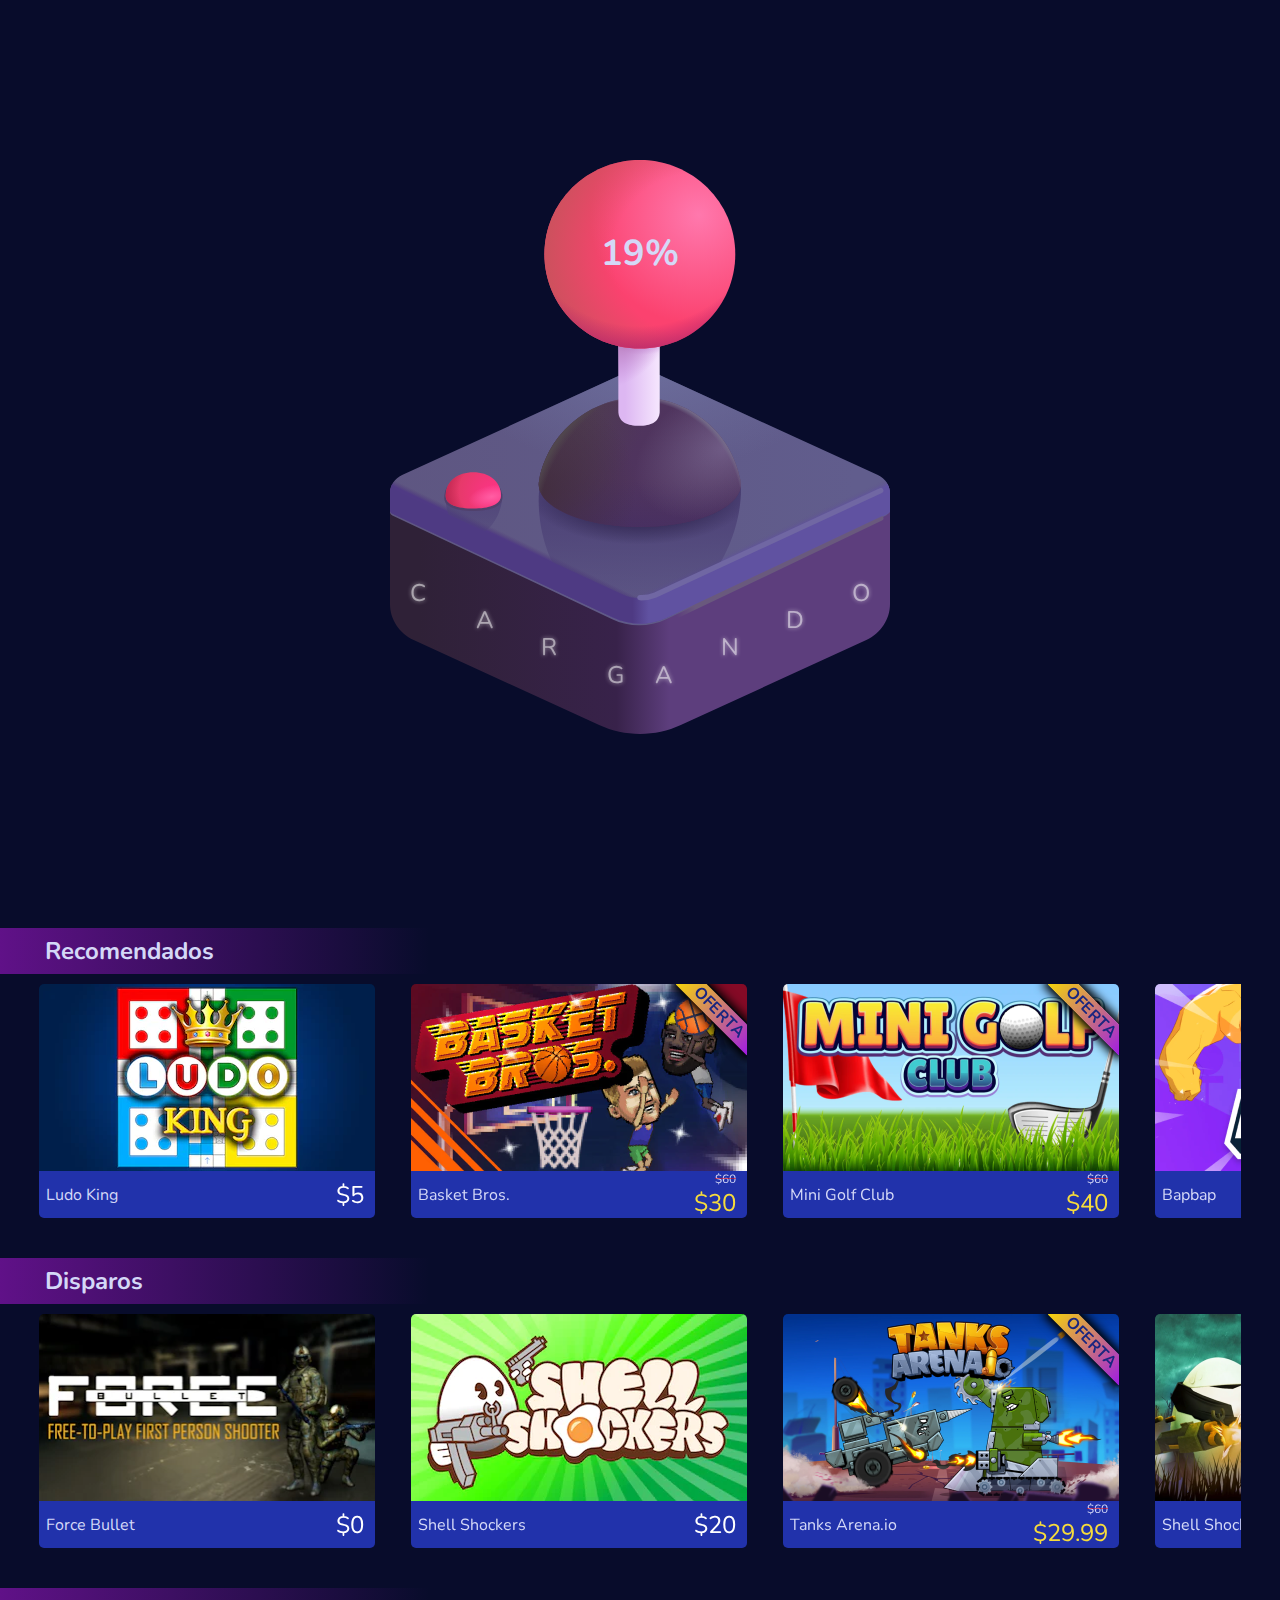
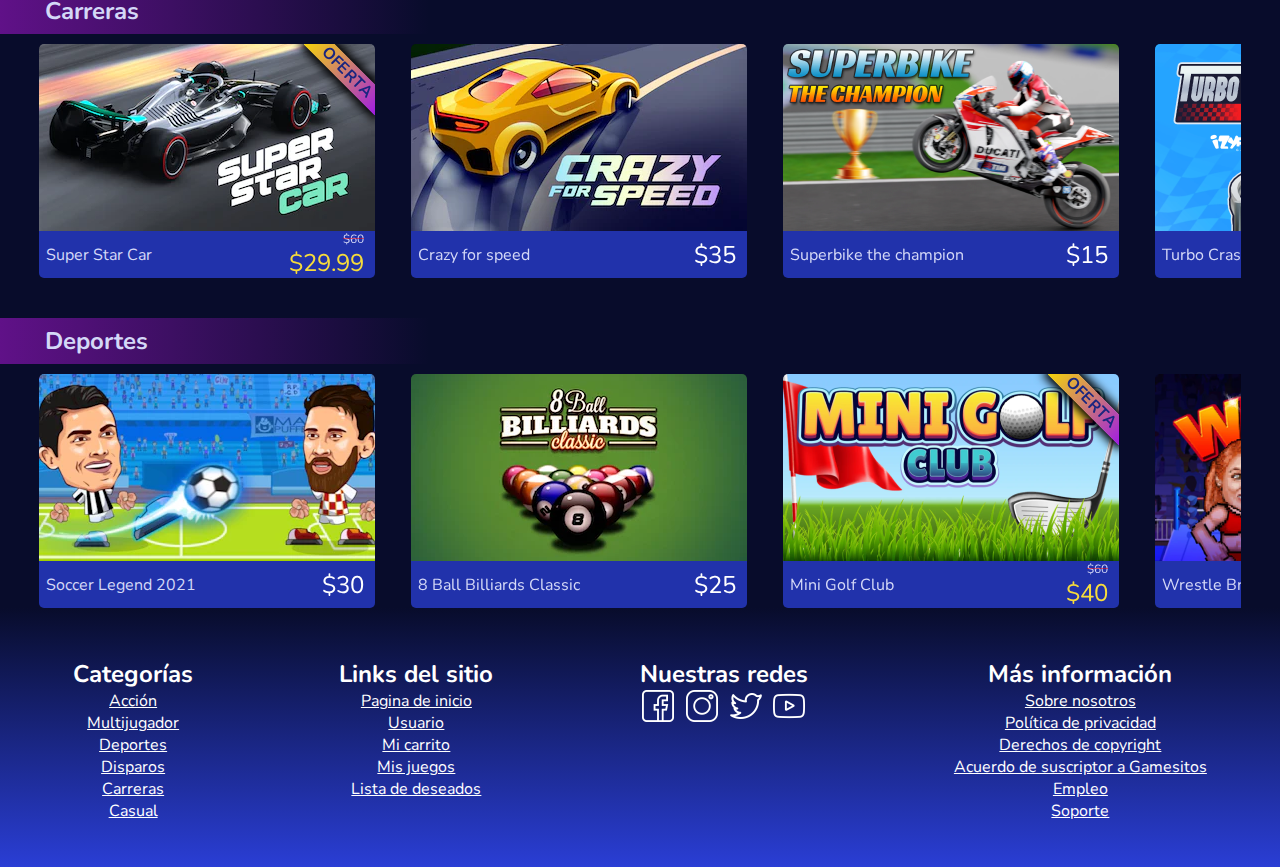
<file: TP3/EntregaFinal/html/home.html>
<!DOCTYPE html>
<html lang="en">

    <head>
        <meta charset="UTF-8">
        <meta name="viewport" content="width=device-width, initial-scale=1.0">
        <title>Gamesitos</title>
        <link rel="icon" href="../images/gamesitos-logo.svg" type="image/x-icon">
        <link rel="stylesheet" href="../css/style.css">
        <link
            href="https://fonts.googleapis.com/css2?family=Nunito:wght@400&display=swap"
            rel="stylesheet">
    </head>

    <body class="desplegable menu-cerrado">
        <header id="navegador-group">
            <nav id="navegador">
                <div id="nav-group1">
                    <div id="menu-button">
                        <img src="../images/iconos/menu.png" alt="Icono de menu">
                    </div>
                    <div id="title">
                        <a href="home.html"><img
                                src="../images/gamesitos-logo.svg"
                                alt="Icono de la pagina"
                                disabled>Gamesitos</a>
                    </div>
                </div>
                <div id="buscador">
                    <input type="text" name id="search" placeholder="Buscar...">
                    <a href><img src="../images/iconos/icon _search.png"
                            alt="Icono de búsqueda"></a>
                </div>

                <div id="nav-group2">
                    <img src="../images/iconos/carrito_de_compra.png"
                        alt="Carrito de compra" id="icon-carrito">
                    <button id="icon-user"><img
                            src="../images/profile-image.jpg"
                            alt="Foto de perfil"></button>
                </div>
            </nav>

            <nav id="menu-categorias">
                <div id="filtros">
                    <a href><img src="../images/iconos/menu/populares.png"
                            alt="Carrito de compra"><span>Populares</span></a>
                    <a href><img src="../images/iconos/menu/recientes.png"
                            alt="Carrito de compra"><span>recientes</span></a>
                    <a href><img src="../images/iconos/menu/nuevos.png"
                            alt="Carrito de compra"><span>nuevos</span></a>
                    <a href><img src="../images/iconos/menu/tendencias.png"
                            alt="Carrito de compra"><span>tendencias</span></a>
                    <a href><img src="../images/iconos/menu/actualizados.png"
                            alt="Carrito de compra"><span>actualizados</span></a>
                </div>
                <hr>
                <div id="categorias">
                    <a href><img src="../images/iconos/menu/accion.png"
                            alt="icono de categoria"><span>accion</span></a>
                    <a href><img src="../images/iconos/menu/aventuras.png"
                            alt="icono de categoria"><span>aventuras</span></a>
                    <a href><img src="../images/iconos/menu/carreras.png"
                            alt="icono de categoria"><span>carreras</span></a>
                    <a href><img src="../images/iconos/menu/casual.png"
                            alt="icono de categoria"><span>casual</span></a>
                    <a href><img src="../images/iconos/menu/deportes.png"
                            alt="icono de categoria"><span>deportes</span></a>
                    <a href><img src="../images/iconos/menu/disparos.png"
                            alt="icono de categoria"><span>disparos</span></a>
                    <a href><img src="../images/iconos/menu/multijugador.png"
                            alt="icono de categoria"><span>multijugador</span></a>
                </div>
                <hr>
                <div id="contactos">
                    <a href><img src="../images/iconos/facebook.png"
                            alt="icono de categoria"><span>facebook</span></a>
                    <a href><img src="../images/iconos/instagram.png"
                            alt="icono de categoria"><span>instagram</span></a>
                    <a href><img src="../images/iconos/twitter.png"
                            alt="icono de categoria"><span>twitter</span></a>
                    <a href><img src="../images/iconos/youtube.png"
                            alt="Carrito de compra"><span>youtube</span></a>
                </div>
            </nav>

            <nav id="menu-carrito">
                <h3>Mi carrito</h3>
                <div id="carrito">
                    <div class="card-carrito">
                        <img src="../images/juegos/force-bullet.png"
                            alt="imagen del juego">
                        <div class="informacion">
                            <p class="nombre">Force Bullet</p>
                            <p class="precio">$30</p>
                        </div>
                        <img src="../images/iconos/eliminar.png"
                            alt="imagen del juego" class="eliminar"
                            title="Eliminar del carrito">
                    </div>
                    <div class="card-carrito">
                        <img src="../images/juegos/tower-defense-clash.png"
                            alt="imagen del juego">
                        <div class="informacion">
                            <p class="nombre">Tower defense clash</p>
                            <p class="precio">$15</p>
                        </div>
                        <img src="../images/iconos/eliminar.png"
                            alt="imagen del juego" class="eliminar"
                            title="Eliminar del carrito">
                    </div>
                    <div class="card-carrito">
                        <img src="../images/juegos/wrestle-bros.png"
                            alt="imagen del juego">
                        <div class="informacion">
                            <p class="nombre">Wrestle Bros</p>
                            <p class="precio">$15</p>
                        </div>
                        <img src="../images/iconos/eliminar.png"
                            alt="imagen del juego" class="eliminar"
                            title="Eliminar del carrito">
                    </div>
                    <div class="card-carrito">
                        <img src="../images/juegos/highway-racer-2.png"
                            alt="imagen del juego">
                        <div class="informacion">
                            <p class="nombre">Highway Racer 2</p>
                            <p class="precio"><span>$30</span>19.99</p>
                        </div>
                        <img src="../images/iconos/eliminar.png"
                            alt="imagen del juego" class="eliminar"
                            title="Eliminar del carrito">
                    </div>
                    <div class="card-carrito">
                        <img src="../images/juegos/1-v-1-battle.png"
                            alt="imagen del juego">
                        <div class="informacion">
                            <p class="nombre">1 v 1 battle</p>
                            <p class="precio">$0</p>
                        </div>
                        <img src="../images/iconos/eliminar.png"
                            alt="imagen del juego" class="eliminar"
                            title="Eliminar del carrito">
                    </div>
                    <div class="card-carrito">
                        <img src="../images/juegos/evowars-io.png"
                            alt="imagen del juego">
                        <div class="informacion">
                            <p class="nombre">Evowars io</p>
                            <p class="precio">$29.99</p>
                        </div>
                        <img src="../images/iconos/eliminar.png"
                            alt="imagen del juego" class="eliminar"
                            title="Eliminar del carrito">
                    </div>
                </div>
                <div id="total">
                    <h3>Total</h3>
                    <p>$109.98</p>
                </div>
                <div id="botonera-carrito">
                    <button id="ir-carrito">Ir al carrito</button>
                    <button id="iniciar-compra">Iniciar compra</button>
                </div>
                <button id="borrar-carrito">Borrar carrito</button>
            </nav>
            <nav id="menu-perfil">
                <p id="correo-perfil">raiden@yahoo.com</p>
                <button id="foto-perfil">
                    <img src="../images/profile-image.jpg" alt="foto de perfil">
                    <div>
                        <svg width="44" height="40" viewBox="0 0 44 40"
                            fill="none" xmlns="http://www.w3.org/2000/svg">
                            <path
                                d="M22 28.3334C25.4519 28.3334 28.25 25.5352 28.25 22.0834C28.25 18.6315 25.4519 15.8334 22 15.8334C18.5481 15.8334 15.75 18.6315 15.75 22.0834C15.75 25.5352 18.5481 28.3334 22 28.3334Z"
                                fill="white" fill-opacity="0.5" stroke="black"
                                stroke-width="5" stroke-linecap="round"
                                stroke-linejoin="round" />
                            <path
                                d="M3.25 30V14.1667C3.25 11.8332 3.25 10.6664 3.70415 9.77508C4.1036 8.99106 4.74102 8.35364 5.52504 7.95419C6.41633 7.50004 7.58312 7.50004 9.91667 7.50004H12.1138C12.37 7.50004 12.498 7.50004 12.6162 7.4865C13.2326 7.4159 13.7855 7.07419 14.1244 6.55439C14.1893 6.45477 14.2466 6.34021 14.3611 6.11115C14.5902 5.653 14.7047 5.42392 14.8346 5.22467C15.5123 4.18508 16.6181 3.50167 17.851 3.36044C18.0873 3.33337 18.3433 3.33337 18.8556 3.33337H25.1444C25.6567 3.33337 25.9127 3.33337 26.149 3.36044C27.3819 3.50167 28.4877 4.18508 29.1654 5.22467C29.2952 5.4239 29.4098 5.65306 29.639 6.11115C29.7533 6.34023 29.8106 6.45477 29.8756 6.55439C30.2146 7.07419 30.7673 7.4159 31.3837 7.4865C31.5021 7.50004 31.63 7.50004 31.8862 7.50004H34.0833C36.4169 7.50004 37.5838 7.50004 38.475 7.95419C39.259 8.35364 39.8965 8.99106 40.2958 9.77508C40.75 10.6664 40.75 11.8332 40.75 14.1667V30C40.75 32.3336 40.75 33.5005 40.2958 34.3917C39.8965 35.1757 39.259 35.8132 38.475 36.2125C37.5838 36.6667 36.4169 36.6667 34.0833 36.6667H9.91667C7.58312 36.6667 6.41633 36.6667 5.52504 36.2125C4.74102 35.8132 4.1036 35.1757 3.70415 34.3917C3.25 33.5005 3.25 32.3336 3.25 30Z"
                                fill="white" fill-opacity="0.5" stroke="black"
                                stroke-opacity="0.5" stroke-width="5"
                                stroke-linecap="round" stroke-linejoin="round" />
                        </svg>
                    </div>
                </button>
                <p id="nombre-perfil">¡Hola, Raiden!</p>
                <div id="opciones-perfil">
                    <a href>Mi Perfil<span></span></a>
                    <a href>Mi carrito<span></span></a>
                    <a href>Biblioteca<span></span></a>
                    <a href>Enviar comentarios<span></span></a>
                </div>
                <a href="../index.html" id="cerrar-perfil">Cerrar sesión<span></span></a>
            </nav>
        </header>
        <main>
            <div id="loading">
                <div id="contenedor-icono-loading">
                    <img src="../images/gamesitos-logo.svg"
                        alt="Logo de la pagina">
                    <div class="movement-loading">
                        <div id="pacman">
                            <div id="pacman-t">
                                <div id="pacman-ojo"></div>
                            </div>
                            <div id="pacman-b"></div>
                        </div>
                    </div>

                    <div class="movement-loading">
                        <div class="pacman-ghost">
                            <div class="pacman-ghost-head">
                                <div class="pacman-ghost-ojo">
                                    <div></div>
                                </div>
                                <div class="pacman-ghost-ojo">
                                    <div></div>
                                </div>
                            </div>
                            <div class="pacman-ghost-b">
                                <div></div>
                                <div></div>
                                <div></div>
                                <div></div>
                                <div></div>
                            </div>
                        </div>
                    </div>

                    <div class="movement-loading">
                        <div class="pacman-ghost">
                            <div class="pacman-ghost-head">
                                <div class="pacman-ghost-ojo">
                                    <div></div>
                                </div>
                                <div class="pacman-ghost-ojo">
                                    <div></div>
                                </div>
                            </div>
                            <div class="pacman-ghost-b">
                                <div></div>
                                <div></div>
                                <div></div>
                                <div></div>
                                <div></div>
                            </div>
                        </div>
                    </div>

                    <div class="movement-loading">
                        <div class="pacman-ghost">
                            <div class="pacman-ghost-head">
                                <div class="pacman-ghost-ojo">
                                    <div></div>
                                </div>
                                <div class="pacman-ghost-ojo">
                                    <div></div>
                                </div>
                            </div>
                            <div class="pacman-ghost-b">
                                <div></div>
                                <div></div>
                                <div></div>
                                <div></div>
                                <div></div>
                            </div>
                        </div>
                    </div>

                    <div class="movement-loading">
                        <div class="pacman-ghost">
                            <div class="pacman-ghost-head">
                                <div class="pacman-ghost-ojo">
                                    <div></div>
                                </div>
                                <div class="pacman-ghost-ojo">
                                    <div></div>
                                </div>
                            </div>
                            <div class="pacman-ghost-b">
                                <div></div>
                                <div></div>
                                <div></div>
                                <div></div>
                                <div></div>
                            </div>
                        </div>
                    </div>
                    <div id="texto-cargando">
                        <span>C</span>
                        <span>A</span>
                        <span>R</span>
                        <span>G</span>
                        <span>A</span>
                        <span>N</span>
                        <span>D</span>
                        <span>O</span>
                    </div>
                    <div id="loading-contador">0</div>
                </div>
            </div>

            <div id="juego-principal">
                <div id="banner"><img src="../images/genshin_impact_banner.jpeg"
                        alt="juego portada.jpeg"></div>
                <a href class="boton-jugar">Comprar</a>
            </div>

            <section aria-label="Carrousel de los juegos más populares">
                <h3 class="titulo-categoria">
                    Mas populares
                </h3>
                <div class="contenedor-carrusel">
                    <button class="boton-izquierda"></button>
                    <div class="carrusel">
                        <article class="card-posesion"
                            data-nombre="Mortal Kombat 4 en linea: Sub-Zero vs Scorpion"
                            data-imagen="../images/juegos/mk-4-en-linea.png"
                            data-generos='["Multijugador", "Acción"]'>
                        </article>
                        <article class="card-normal"
                            data-nombre="Soccer Legend 2021"
                            data-imagen="../images/juegos/soccer-legend-2021.png"
                            data-generos='["Multijugador","Deportes"]'
                            data-precio="30">
                        </article>
                        <article class="card-normal" data-nombre="Evowars.io"
                            data-imagen="../images/juegos/evowars-io.png"
                            data-generos='["Multijugador","Accion"]'
                            data-precio="35">
                        </article>
                        <article class="card-normal"
                            data-nombre="Shell Shockers"
                            data-imagen="../images/juegos/shell-shockers.png"
                            data-generos='["Multijugador","Accion","Disparos"]'
                            data-precio="20">
                        </article>
                        <article class="card-normal"
                            data-nombre="8 Ball Billiards Classic"
                            data-imagen="../images/juegos/8-ball-billiards-classic.png"
                            data-generos='["Multijugador","Deportes"]'
                            data-precio="25">
                        </article>
                        <article class="card-normal"
                            data-nombre="Tower Defense clash"
                            data-imagen="../images/juegos/tower-defense-clash.png"
                            data-generos='["Multijugador","Tower defense","Multijugador","Multijugador","Multijugador","Multijugador","Multijugador","Multijugador","Multijugador","Multijugador"]'
                            data-precio="10">
                        </article>
                        <article class="card-normal" data-nombre="Ludo King"
                            data-imagen="../images/juegos/ludo-king.png"
                            data-generos='["Multijugador","Juegos de mesa","4 jugadores"]'
                            data-precio="5">
                        </article>
                        <article class="card-oferta" data-nombre="Raft life"
                            data-imagen="../images/juegos/raft-life.png"
                            data-generos='["Un jugador","Supervivencia","Pesca"]'
                            data-preciOrg="12.50" data-precio="9.50">
                        </article>
                    </div>
                    <button class="boton-derecha"></button>
                </div>
            </section>

            <section aria-label="Carrousel de los juegos recomendados para vos">
                <h3 class="titulo-categoria">
                    Recomendados
                </h3>
                <div class="contenedor-carrusel">
                    <button class="boton-izquierda"></button>
                    <div class="carrusel">
                        <article class="card-normal" data-nombre="Ludo King"
                            data-imagen="../images/juegos/ludo-king.png"
                            data-generos='["Multijugador","Juegos de mesa","4 jugadores"]'
                            data-precio="5">
                        </article>
                        <article class="card-oferta" data-nombre="Basket Bros."
                            data-imagen="../images/juegos/basket-bros.png"
                            data-generos='["Multijugador","Deportes","Basketball","2d"]'
                            data-preciOrg="60" data-precio="30">
                        </article>
                        <article class="card-oferta"
                            data-nombre="Mini Golf Club"
                            data-imagen="../images/juegos/mini-golf-club.png"
                            data-generos='["Multijugador","Deportes","Golf"]'
                            data-preciOrg="60" data-precio="40">
                        </article>
                        <article class="card-normal" data-nombre="Bapbap"
                            data-imagen="../images/juegos/bapbap.png"
                            data-generos='["Multijugador","Lucha","Patos salvajes", "2d"]'
                            data-precio="20">
                        </article>
                        <article class="card-normal" data-nombre="Force Bullet"
                            data-imagen="../images/juegos/force-bullet.png"
                            data-generos='["Multijugador","Gratis","Mundo abierto"]'
                            data-precio="0">
                        </article>
                        <article class="card-oferta"
                            data-nombre="Super Star Car"
                            data-imagen="../images/juegos/super-star-car.png"
                            data-generos='["Multijugador", "Carreras","Formula 1"]'
                            data-preciOrg="60" data-precio="29.99">
                        </article>
                        <article class="card-normal"
                            data-nombre="Table Tennis World Tour"
                            data-imagen="../images/juegos/table-tennis-world-tour.png"
                            data-generos='["Multijugador","Deportes","Tenis de mesa"]'
                            data-precio="12.50">
                        </article>
                        <article class="card-normal" data-nombre="Wrestle Bros."
                            data-imagen="../images/juegos/wrestle-bros.png"
                            data-generos='["Multijugador","Lucha","Deportes","2d"]'
                            data-precio="9.99">
                        </article>
                        <article class="card-ofera" data-nombre="1v1 Battle"
                            data-imagen="../images/juegos/1-v-1-battle.png"
                            data-generos='["Multijugador","Disparos","Battle-royale"]'
                            data-preciOrg="12.50" data-precio="9.99">
                        </article>
                    </div>
                    <button class="boton-derecha"></button>
                </div>

                <h3 class="titulo-categoria">
                    Disparos
                </h3>
                <div class="contenedor-carrusel">
                    <button class="boton-izquierda"></button>
                    <div class="carrusel">
                        <div class="card-normal" data-nombre="Force Bullet"
                            data-imagen="../images/juegos/force-bullet.png"
                            data-generos='["Multijugador","Gratis","Mundo abierto"]'
                            data-precio="0">
                        </div>
                        <div class="card-normal" data-nombre="Shell Shockers"
                            data-imagen="../images/juegos/shell-shockers.png"
                            data-generos='["Un jugador","Accion","Disparos"]'
                            data-precio="20">
                        </div>
                        <div class="card-oferta" data-nombre="Tanks Arena.io"
                            data-imagen="../images/juegos/tanks-arena-io.png"
                            data-generos='["Multijugador","Accion", "Disparos","Tankes"]'
                            data-preciOrg="60" data-precio="29.99">
                        </div>
                        <div class="card-normal"
                            data-nombre="Shell Shockers Bad Egg"
                            data-imagen="../images/juegos/shell-shockers-bad-egg.png"
                            data-generos='["Un jugador","Accion","Disparos"]'
                            data-precio="25">
                        </div>
                        <div class="card-normal"
                            data-nombre="Skibidi toilets: infection"
                            data-imagen="../images/juegos/skibidi-toilets-infection.png"
                            data-generos='["Un jugador","Disparos","Fantasía"]'
                            data-precio="40">
                        </div>
                        <div class="card-oferta" data-nombre="1v1 Battle"
                            data-imagen="../images/juegos/1-v-1-battle.png"
                            data-generos='["Multijugador","Disparos","Battle-royale"]'
                            data-preciOrg="12.50" data-precio="9.99">
                        </div>
                        <div class="card-normal" data-nombre="Ninja Hands 2"
                            data-imagen="../images/juegos/ninja-hands-2.png"
                            data-generos='["Multijugador","Disparos","Ninjas","Acción"]'
                            data-precio="20">
                        </div>
                        <div class="card-normal"
                            data-nombre="Shadow Ninja Revenge"
                            data-imagen="../images/juegos/shadow-ninja-revenge.png"
                            data-generos='["Un jugador","Ninjas","Accion","Disparos"]'
                            data-precio="12.50">
                        </div>
                        <div class="card-oferta" data-nombre="Getaway Shootout"
                            data-imagen="../images/juegos/getaway-shootout.png"
                            data-generos='["Un jugador","Disparos","2d","Sangriento"]'
                            data-preciOrg="30" data-precio="12.50">
                        </div>
                    </div>
                    <button class="boton-derecha"></button>
                </div>
            </section>

            <section aria-label="Carrousel de los juegos de carreras">
                <h3 class="titulo-categoria">
                    Carreras
                </h3>
                <div class="contenedor-carrusel">
                    <button class="boton-izquierda"></button>
                    <div class="carrusel">
                        <article class="card-oferta"
                            data-nombre="Super Star Car"
                            data-imagen="../images/juegos/super-star-car.png"
                            data-generos='["Multijugador", "Carreras","Formula 1"]'
                            data-preciOrg="60" data-precio="29.99">
                        </article>
                        <article class="card-normal"
                            data-nombre="Crazy for speed"
                            data-imagen="../images/juegos/crazy-for-speed.png"
                            data-generos='["Multijugador","Carreras", "2 jugadores"]'
                            data-precio="35">
                        </article>
                        <article class="card-normal"
                            data-nombre="Superbike the champion"
                            data-imagen="../images/juegos/superbike-the-champion.png"
                            data-generos='["Un jugador","Carreras","Motos"]'
                            data-precio="15">
                        </article>
                        <article class="card-oferta"
                            data-nombre="Turbo Crash Racing"
                            data-imagen="../images/juegos/turbo-crash-racing.png"
                            data-generos='["Un jugador","Carreras", "Tunning"]'
                            data-preciOrg="25" data-precio="20">
                        </article>
                        <article class="card-normal" data-nombre="Crazy Drift"
                            data-imagen="../images/juegos/crazy-drift.png"
                            data-generos='["Un jugador","Carreras","Drift","Tuning"]'
                            data-precio="10">
                        </article>
                        <article class="card-oferta"
                            data-nombre="Highway Racer 2"
                            data-imagen="../images/juegos/highway-racer-2.png"
                            data-generos='["Multijugador","Carreras","Mundo abierto"]'
                            data-preciOrg="60" data-precio="12.50">
                        </article>
                        <article class="card-normal" data-nombre="Crazy MX"
                            data-imagen="../images/juegos/crazy-mx.png"
                            data-generos='["Multijugador","MX","Carreras","2d"]'
                            data-precio="9.99">
                        </article>
                        <article class="card-normal"
                            data-nombre="Crazy Grandprix"
                            data-imagen="../images/juegos/crazy-grand-prix.png"
                            data-generos='["1 jugador","Carreras","Formula 1"]'
                            data-preciOrg="30" data-precio="15">
                        </article>
                    </div>
                    <button class="boton-derecha"></button>
                </div>
            </section>

            <section aria-label="Carrousel de los juegos de deportes">
                <h3 class="titulo-categoria">
                    Deportes
                </h3>
                <div class="contenedor-carrusel">
                    <button class="boton-izquierda"></button>
                    <div class="carrusel">
                        <article class="card-normal"
                            data-nombre="Soccer Legend 2021"
                            data-imagen="../images/juegos/soccer-legend-2021.png"
                            data-generos='["2 jugadores","Deportes"]'
                            data-precio="30">
                        </article>
                        <article class="card-normal"
                            data-nombre="8 Ball Billiards Classic"
                            data-imagen="../images/juegos/8-ball-billiards-classic.png"
                            data-generos='["2 jugadores","Deportes"]'
                            data-precio="25">
                        </article>
                        <article class="card-oferta"
                            data-nombre="Mini Golf Club"
                            data-imagen="../images/juegos/mini-golf-club.png"
                            data-generos='["Multijugador","Deportes","Golf"]'
                            data-preciOrg="60" data-precio="40">
                        </article>
                        <article class="card-normal" data-nombre="Wrestle Bros."
                            data-imagen="../images/juegos/wrestle-bros.png"
                            data-generos='["Multijugador","Lucha","Deportes","2d"]'
                            data-precio="9.99">
                        </article>
                        <article class="card-normal"
                            data-nombre="Basketball Stars"
                            data-imagen="../images/juegos/basketball-stars.png"
                            data-generos='["Multijugador","Deportes","Basketball","2d"]'
                            data-precio="15.50">
                        </article>
                        <article class="card-normal"
                            data-nombre="Table Tennis World Tour"
                            data-imagen="../images/juegos/table-tennis-world-tour.png"
                            data-generos='["2 jugadores","Deportes","Tenis de mesa"]'
                            data-precio="12.50">
                        </article>
                        <article class="card-normal" data-nombre="Tap-tap Shots"
                            data-imagen="../images/juegos/tap-tap-shots.png"
                            data-generos='["Multijugador","Deportes","2d"]'
                            data-precio="5">
                        </article>
                        <article class="card-oferta" data-nombre="Basket Bros."
                            data-imagen="../images/juegos/basket-bros.png"
                            data-generos='["Multijugador","Deportes","Basketball","2d"]'
                            data-preciOrg="60" data-precio="30">
                        </article>
                    </div>
                    <button class="boton-derecha"></button>
                </div>
            </section>
        </main>

        <footer id="fat-footer">

            <div id="grupo-grande-footer">
                <section id="categorias-footer" aria-label="Categorías">
                    <ul>
                        <li>
                            <h3>Categorías</h3>
                        </li>
                        <li><a href>Acción</a></li>
                        <li><a href>Multijugador</a></li>
                        <li><a href>Deportes</a></li>
                        <li><a href>Disparos</a></li>
                        <li><a href>Carreras</a></li>
                        <li><a href>Casual</a></li>
                    </ul>
                </section>

                <section id="links-sitio-footer" aria-label="Links del sitio">
                    <ul>
                        <li>
                            <h3>Links del sitio</h3>
                        </li>
                        <li><a href="#">Pagina de inicio</a></li>
                        <li><a href>Usuario</a></li>
                        <li><a href>Mi carrito</a></li>
                        <li><a href>Mis juegos</a></li>
                        <li><a href>Lista de deseados</a></li>
                    </ul>
                </section>

                <section id="redes-footer" aria-label="nuestras redes">
                    <h3>Nuestras redes</h3>
                    <div>
                        <a href><img src="../images/iconos/facebook.png"
                                alt="Enlace a nuestra página de facebook"></a>
                        <a href><img src="../images/iconos/instagram.png"
                                alt="Enlace a nuestro perfil de instagram"></a>
                        <a href><img src="../images/iconos/twitter.png"
                                alt="Enlace a nuestra cuenta de twitter"></a>
                        <a href><img src="../images/iconos/youtube.png"
                                alt="Enlace a nuestro canal de youtube"></a>
                    </div>
                </section>

                <section id="demas-links-footer" aria-label="Más información">
                    <ul>
                        <li>
                            <h3>Más información</h3>
                        </li>
                        <li><a href>Sobre nosotros</a></li>
                        <li><a href>Política de privacidad</a></li>
                        <li><a href>Derechos de copyright</a></li>
                        <li><a href>Acuerdo de suscriptor a Gamesitos</a></li>
                        <li><a href>Empleo</a></li>
                        <li><a href>Soporte</a></li>
                    </ul>
                </section>
            </div>
        </footer>
        <script src="../js/carrusel.js"></script>
        <script src="../js/menusDesplegables.js"></script>
        <script src="../js/index-loading.js"></script>
    </body>

</html>
</file>
<file: TP2/EntregaFinal/css/style.css>
:root {
    /*------------Colores------------*/
    /*------Colores primarios------*/
    /*Color del fondo*/
    --p-color-100: #080C2B;
    --p-color-200: #111955;
    --p-color-300: #192580;
    --p-color-400: #2132AB;
    --p-color-500: #2A3ED5;
    --p-color-600: #5465DE;
    --p-color-700: #7F8BE6;
    --p-color-800: #AAB2EE;
    --p-color-900: #D4D8F7;
    /*------Colores secundarios------*/
    --s-color-200: #400B5B;
    --s-color-300: #601188;
    --s-color-400: #8016B6;
    --s-color-500: #A01CE3;
    --s-color-600: #B349E9;
    --s-color-700: #C677EE;
    --s-color-800: #D9A4F4;

    /*------Acentos------*/
    --a-color-400: #C4A908;
    --a-color-500: #F5D30A;
    --a-color-600: #F7DC3B;
    --a-color-800: #FBEE9D;

    /*------Notificacion------*/
    --n-notificacion-color-ok: #00D322;
    --n-notificacion-color-not-ok: #FF3D00;


    /*------Degradés------*/
    --d-footer: linear-gradient(180deg, var(--p-color-100), var(--p-color-500));
    --d-oferta: linear-gradient(90deg, var(--a-color-500), var(--s-color-500));
    --d-log-reg: linear-gradient(0, var(--p-color-400), var(--p-color-500));
    --d-title: linear-gradient(90deg, var(--s-color-300), var(--p-color-100));

    /*------------Fuentes------------*/
    --font: 'Nunito';
    /*------Tamaños------*/
    --font-size-h1: 36px;
    --font-size-h2: 30px;
    --font-size-h3: 24px;
    --font-size-cont: 16px;
    --font-size-desc: 12px;

    /*Absolute values*/
    --nav-height: 58px;
    --search-width: 40%;
    --menu-categoria-width: 214px;
    --menu-categoria-width-minimized: 65px;
    --menu-carrito-width: 400px;
    --menu-perfil-width: 168px;
    --menu-perfil-height: 300px;
    --space-between-card: 36px;
    --card-width: 336px;
    --card-height: 234px;

    --space-between-category: 40px;

    --width-banner-publicidad: 16%;
    --space-between-sections: 15px;

    --loading-animation-time: 5s;
}

/*Etiquetas miscelaneas*/
.flex {
    display: flex !important;
}

.none {
    display: none !important;
}

.block {
    display: block !important;
}

/*Etiquetas generales*/
* {
    margin: 0;
    padding: 0;
    border: 0;
}

body {
    font-family: var(--font);
    background-color: var(--p-color-100);
    color: var(--p-color-900);

}

/*-----------------Navegador-----------------*/
#navegador-group {
    position: fixed;
    top: 0;
    left: 0;
    z-index: 1000;
}

#navegador {
    display: flex;
    position: fixed;
    align-items: center;
    justify-content: space-between;
    width: 100%;
    top: 0;
    height: var(--nav-height);
    z-index: 1000;
    background-color: var(--p-color-400);
}

#nav-group1 {
    display: flex;
    width: 0%;
}

#menu-button {
    display: flex;
    padding: 15px;
    cursor: pointer;
}

#menu-button img {
    width: 35px;
    height: 28px;
}

#title {
    margin-top: 5px;
    margin-bottom: 5px;
    font-size: var(--font-size-h3);
    font-weight: bold;
}

#title a {
    display: flex;
    align-items: center;
    text-decoration: none;
    color: var(--p-color-900);
}

#title a img {
    margin-right: 9.7px;
    width: 41.78px;
    height: 48px;
}

#nav-group2 {
    display: flex;
    justify-content: flex-end;
    align-items: center;
    width: 0%;
}

#icon-carrito {
    padding-right: 14px;
    cursor: pointer;
}

#icon-user {
    margin-right: 7px;
    overflow: hidden;
    min-width: 44px;
    max-width: 44px;
    min-height: 44px;
    max-height: 44px;
    border-radius: 50%;
}

#icon-user>img {
    cursor: pointer;
    width: 44px;
}

#buscador {
    display: none;
}

/*Menu categoria*/
#menu-categorias {
    position: fixed;
    width: var(--menu-categoria-width);
    height: calc(100% - var(--nav-height));
    bottom: 0;
    z-index: 1000;
    background-color: var(--p-color-700);
    overflow: scroll;
    padding: 0px;
    transform: translateX(calc(var(--menu-categoria-width) * -1));
    overflow-x: hidden;
    transition: transform 0.2s, width 0.2s;
}

header>.mostrar-menu-categorias {
    transform: translateX(0) !important;
}

#menu-categorias::-webkit-scrollbar {
    width: 0;
    height: 0;
}

#menu-categorias>hr {
    width: 80%;
    border-width: 0;
    padding-top: 1px;
    background: var(--d-title);
    margin: 0px;
    align-self: center;
}

#menu-categorias,
#menu-categorias>div {
    display: flex;
    flex-direction: column;
    align-items: flex-start;
}

#menu-categorias>div,
#menu-categorias>div>a {
    width: var(--menu-categoria-width-minimized);
    height: auto;
}

#menu-categorias>div>a {
    display: flex;
    margin: 4px 0px;
    align-items: center;
    justify-content: center;
    height: 48px;
    transform: translateX(0);
    transition: transform 0.4s ease-in-out;
}

#menu-categorias>div>a:hover {
    transform: translateX(6px);
}

#menu-categorias>div>a>img {
    transform: translateX(-1000px);
    filter: drop-shadow(1000px 0px 0 var(--s-color-200));
    width: 32px;
}

#menu-categorias>#contactos>a {
    height: 48px;
    filter: drop-shadow(1000px 0px 0 var(--s-color-800));
}

#menu-categorias span {
    position: absolute;
    left: var(--menu-categoria-width-minimized);
    width: 145px;
    font-size: var(--font-size-h3);
    text-transform: capitalize;
    overflow: hidden;
    white-space: nowrap;
    text-overflow: ellipsis;
    transition: left 0.4s ease-in-out;
}

#menu-categorias>div>a:hover>span {
    left: calc(var(--menu-categoria-width-minimized) + 4px);
}

.menu-abierto {
    transition: all 0.2s;
    padding-left: var(--menu-categoria-width-minimized);
}

.menu-cerrado {
    transition: all 0.2s;
    padding-left: 0;
}

/*Menu carrito de compra*/
#menu-carrito {
    display: flex;
    flex-direction: column;
    align-items: center;
    position: fixed;
    width: var(--menu-carrito-width);
    height: calc(100% - var(--nav-height));
    bottom: 0;
    right: 0;
    z-index: 999;
    background-color: var(--p-color-900);
    padding: 0px;
    transition: 0.2s;
    color: black;
    transform: translateX(var(--menu-carrito-width));
}

#menu-carrito>h3 {
    margin: 16px 0px;
    font-size: var(--font-size-h3);
}

#menu-carrito>#carrito {
    height: 75%;
    width: 90%;
    max-width: 90%;
    overflow-y: auto;
    overflow-x: hidden;
}

/*Scrollbar*/
/* Firefox */
#menu-carrito>#carrito {
    scrollbar-width: auto;
    scrollbar-color: var(--p-color-700) #ffffff;
}

/* Chrome, Edge, and Safari */
#menu-carrito>#carrito::-webkit-scrollbar {
    width: 11px;
}

#menu-carrito>#carrito::-webkit-scrollbar-track {
    background: #ffffff;
    border-radius: 5px;
}

#menu-carrito>#carrito::-webkit-scrollbar-thumb {
    background-color: var(--p-color-700);
    border-radius: 5px;
    border: 0px none #ffffff;
}

/*card-carrito*/

.card-carrito {
    display: flex;
    align-items: center;
    justify-content: space-between;
    height: 98px;
    margin-bottom: 20px;
}

.card-carrito>img:first-of-type {
    height: 100%;
    margin-right: 10px;
}

.card-carrito .informacion {
    display: flex;
    flex-direction: column;
    justify-content: center;
    height: 100%;
    margin-right: 10px;
}

.card-carrito .informacion .nombre {
    font-size: var(--font-size-cont);
    width: 120px;
    display: -webkit-box;
    overflow: hidden;
    -webkit-box-orient: vertical;
    -webkit-line-clamp: 2;
    text-overflow: ellipsis;
}

.card-carrito .informacion .precio {
    display: flex;
    padding-top: 2px;
    font-size: var(--font-size-desc);
}

.card-carrito .informacion .precio span {
    text-decoration: line-through;
    margin-right: 5px;
    transform: translateY(-2px);
}

.card-carrito .eliminar {
    cursor: pointer;
    height: 30px;
    margin-right: 6px;
}

#menu-carrito #total {
    display: flex;
    align-items: center;
    justify-content: space-between;
    width: 372px;
    height: 39px;
    background-color: var(--p-color-800);
    border-radius: 100px;
    margin-top: 13px;
}

#menu-carrito #total h3 {
    font-size: var(--font-size-h3);
    margin-left: 16px;
}

#menu-carrito #total p {
    font-size: var(--font-size-cont);
    margin-right: 16px;
}

#botonera-carrito {
    margin-top: 13px;
    display: flex;
    align-items: center;
    justify-content: space-between;
    width: 372px;
    height: 39px;
}

#botonera-carrito #ir-carrito,
#botonera-carrito #iniciar-compra {
    width: 168px;
    height: 39px;
    border-radius: 20px;
    font-size: var(--font-size-cont);
    font-weight: bold;
    font-family: var(--font);
    cursor: pointer;
}

#botonera-carrito #ir-carrito {
    background-color: var(--s-color-700);
    transition: background-color 0.2s;
}

#botonera-carrito #ir-carrito:hover {
    background-color: var(--s-color-800);
    transition: background-color 0s, color 0s;
}

#botonera-carrito #ir-carrito:active {
    background-color: var(--s-color-300);
    color: white;
}

#botonera-carrito #iniciar-compra {
    background-color: var(--p-color-200);
    color: white;
    transition: background-color 0.2s, color 0.2s;
}

#botonera-carrito #iniciar-compra:hover {
    background-color: var(--p-color-800);
    color: black;
    transition: background-color 0s;
}

#botonera-carrito #iniciar-compra:active {
    background-color: var(--p-color-700);
}

#borrar-carrito {
    font-size: var(--font-size-desc);
    color: var(--p-color-400);
    font-family: var(--font);
    background-color: rgba(0, 0, 0, 0);
    margin-top: 20px;
    cursor: pointer;
}

header>.mostrar-menu-carrito {
    transform: translateX(0) !important;
    filter: drop-shadow(0 0 10px black);
}


/*Menu perfil*/
#menu-perfil {
    position: fixed;
    display: flex;
    flex-direction: column;
    align-items: center;
    width: var(--menu-perfil-width);
    height: var(--menu-perfil-height);
    top: var(--nav-height);
    right: 0px;
    z-index: 999;
    background-color: var(--p-color-900);
    padding: 0px;
    transition: transform 0.2s, width 0.2s;
    color: #1b1b1b;
    border-radius: 0 0 0 5px;
    transform: translateX(var(--menu-perfil-width));

}

#menu-perfil #correo-perfil {
    font-weight: bold;
    margin: 5px 0px;
}

#menu-perfil #foto-perfil {
    min-width: 70px;
    max-width: 70px;
    min-height: 70px;
    max-height: 70px;
    overflow: hidden;
    border-radius: 50%;
    margin-bottom: 6px;
    position: relative;
    transition: transform 0.4s ease-in-out;
}

#menu-perfil #foto-perfil:hover {
    transform: scale(1.1);
}

#menu-perfil #foto-perfil img {
    width: 100%;
}

#menu-perfil #foto-perfil div {
    cursor: pointer;
    position: absolute;
    display: flex;
    align-items: center;
    flex-direction: column;
    justify-content: center;
    top: 0;
    left: 0;
    opacity: 0;
    width: 100%;
    height: 100%;
    background-color: rgba(255, 255, 255, 0.5);
    transition: opacity 0.5s;
}

#menu-perfil #foto-perfil div:hover {
    opacity: 1;
}

#menu-perfil #opciones-perfil {
    display: flex;
    flex-direction: column;
    align-items: center;
    margin: 20px 0px;
}

#menu-perfil #opciones-perfil a {
    position: relative;
    text-decoration: none;
    color: #1b1b1b;
}

#menu-perfil #opciones-perfil a span,
#menu-perfil #cerrar-perfil span {
    position: absolute;
    border-bottom: 1px solid black;
    bottom: 3px;
    left: 50%;
    width: 0px;
    transition: width 0.5s, left 0.5s;
}

#menu-perfil #opciones-perfil a:hover span {
    width: 100%;
    left: 0px;
}

#menu-perfil #cerrar-perfil {
    position: relative;
    height: 100%;
    display: flex;
    align-items: center;
    text-decoration: none;
    color: #1b1b1b;
}

#menu-perfil #cerrar-perfil span {
    border-top: 1px solid black;
    height: 1rem;
    transform: translate(0%, 50%);
    bottom: 50%;
    transition: width 0.5s, left 0.5s;
}

#menu-perfil #cerrar-perfil:hover span {
    width: 100%;
    left: 0px;
}

/*-------------------Loading-------------------*/
#loading {
    display: flex;
    position: fixed;
    justify-content: center;
    align-items: center;
    top: 0;
    left: 0;
    width: 100%;
    height: 100%;
    z-index: 9999;
    background-color: var(--p-color-100);
    overflow: hidden;
}

.loading-close {
    animation: desaparecer 1s forwards;
}

@keyframes desaparecer {
    0% {
        height: 100%;
    }

    20% {
        height: 110%;
    }

    100% {
        height: 0px;
        display: none;
    }
}

#contenedor-icono-loading {
    position: relative;
    width: 50%;
    max-width: 500px;
}

#loading img {
    width: 100%;
    max-width: 100%;
}

#loading-contador {
    position: absolute;
    font-size: min(3.5vw, var(--font-size-h1));
    font-weight: bold;
    top: 16%;
    left: 50%;
    transform: translate(-50%, -50%);
}

.movement-loading {
    display: flex;
    position: absolute;
    transform-origin: center center;
    top: 50%;
    left: 45%;
    z-index: -1;
    align-items: center;
    justify-content: center;
    animation: pacman-move var(--loading-animation-time) linear infinite;
    height: 10%;
    width: 10%;
}

#pacman {
    --pacman-size: min(5.7vw, 50px);
    width: var(--pacman-size);
    height: var(--pacman-size);
}

@keyframes pacman-move {
    0% {
        transform: translate(0px, 0px) scaleX(-1) rotate(25deg);
        z-index: -1;
    }

    24% {
        transform: translate(-550%, 150%) scaleX(-1) rotate(25deg);
        z-index: -1;
    }

    26% {
        transform: translate(-550%, 150%) scaleX(1) rotate(25deg);
        z-index: 2;
    }

    48% {
        transform: translate(0, 350%) scaleX(1) rotate(25deg);
    }

    52% {
        transform: translate(0, 350%) scaleX(1) rotate(-25deg);
    }

    74% {
        transform: translate(550%, 150%) scaleX(1) rotate(-25deg);
        z-index: 2;
    }

    76% {
        transform: translate(550%, 150%) scaleX(-1) rotate(-25deg);
        z-index: -1;
    }

    100% {
        transform: translate(0px, 0px) scaleX(-1) rotate(-25deg);
        z-index: -1;
    }
}

#pacman-t,
#pacman-b {
    background-color: yellow;
    width: var(--pacman-size);
    height: calc(var(--pacman-size) / 2);
    filter: drop-shadow(2px 0px 4px yellow);
}

#pacman-t {
    transform-origin: center bottom;
    border-radius: calc(var(--pacman-size) / 2) calc(var(--pacman-size) / 2) 0 0;
    animation: open-pacman-t 0.5s linear infinite;
}

#pacman-b {
    transform-origin: center top;
    border-radius: 0 0 calc(var(--pacman-size) / 2) calc(var(--pacman-size) / 2);
    animation: open-pacman-b 0.5s linear infinite;
}

@keyframes open-pacman-t {
    0% {

        transform: rotateZ(0deg);
    }

    50% {

        transform: rotateZ(-30deg);
    }

    100% {

        transform: rotateZ(0deg);
    }
}

@keyframes open-pacman-b {
    0% {

        transform: rotateZ(0deg);
    }

    50% {

        transform: rotateZ(30deg);
    }

    100% {

        transform: rotateZ(0deg);
    }
}

#pacman-ojo {
    position: absolute;
    top: 30%;
    right: 27%;
    background-color: black;
    width: 18%;
    height: 36%;
    border-radius: 50%;
}


.pacman-ghost {
    --ghost-width: min(5.7vw, 40px);
    --ghost-height: calc(var(--ghost-width) * 1.25);
    min-width: var(--ghost-width);
    height: var(--ghost-height);
    overflow: hidden;
}

.movement-loading:nth-child(3) {
    animation-delay: 0.5s;
}

.movement-loading:nth-child(3) .pacman-ghost {
    filter: drop-shadow(0 0 4px red);
}

.movement-loading:nth-child(4) {
    animation-delay: 0.9s;
}

.movement-loading:nth-child(4) .pacman-ghost {
    filter: hue-rotate(225deg) saturate(50) drop-shadow(0 0 4px cyan);
}

.movement-loading:nth-child(5) {
    animation-delay: 1.3s;
}

.movement-loading:nth-child(5) .pacman-ghost {
    filter: hue-rotate(300deg) drop-shadow(0 0 4px rgb(255, 0, 255));
}

.movement-loading:nth-child(6) {
    animation-delay: 1.7s;
}

.movement-loading:nth-child(6) .pacman-ghost {
    filter: hue-rotate(70deg) saturate(30) drop-shadow(0 0 4px yellow);
}

.pacman-ghost-head {
    position: relative;
    width: var(--ghost-width);
    height: var(--ghost-width);
    border-radius: calc(var(--ghost-width) / 2) calc(var(--ghost-width) / 2) 0 0;
    background-color: red;
}

.pacman-ghost-ojo {
    position: absolute;
    display: flex;
    align-items: center;
    flex-direction: row-reverse;
    width: 30%;
    height: 30%;
    border-radius: 50%;
    background-color: white;
    top: 36%;
}

.pacman-ghost-ojo div {
    width: 50%;
    height: 50%;
    border-radius: 50%;
    background-color: black;
}

.pacman-ghost-ojo:nth-child(1) {
    left: 10%;
}

.pacman-ghost-ojo:nth-child(2) {
    right: 10%;
}

.pacman-ghost-b {
    display: flex;
    width: var(--ghost-width);
    height: calc(var(--ghost-height) - var(--ghost-width));
}

.pacman-ghost-b div {
    min-width: calc(var(--ghost-height) - var(--ghost-width));
    height: calc(var(--ghost-height) - var(--ghost-width));
    background-color: red;
    border-radius: 0 0 50% 50%;
    animation: pacman-ghost-b 0.5s linear infinite;
}

@keyframes pacman-ghost-b {
    0% {
        transform: translateX(0);
    }

    100% {
        transform: translateX(calc((var(--ghost-height) - var(--ghost-width)) * -1));
    }
}

#texto-cargando {
    position: absolute;
    top: 0;
    width: 100%;
    height: 100%;
    filter: drop-shadow(0 0 2px white);
    animation: texto-cargando-brillo 2s ease-in-out infinite;
    font-size: min(3vw, var(--font-size-h3));
    color: rgba(255, 255, 255, 0.5);
}

@keyframes texto-cargando-brillo {
    0% {
        filter: drop-shadow(0 0 2px white);
    }

    50% {
        filter: drop-shadow(0 0 4px white);
    }

    100% {
        filter: drop-shadow(0 0 2px white);
    }
}

#texto-cargando span {
    position: absolute;
    animation: texto-cargando-span-desaparecer var(--loading-animation-time) linear infinite;
}

@keyframes texto-cargando-span-desaparecer {
    0% {
        opacity: 1;
    }

    29% {
        opacity: 1;
    }

    30% {
        opacity: 0;
    }

    90% {
        opacity: 0;
    }

    100% {
        opacity: 1;
    }
}

#texto-cargando span:nth-child(1) {
    top: 72%;
    left: 4%;
}

#texto-cargando span:nth-child(2) {
    top: 76.5%;
    left: 17.14%;
    animation-delay: 0.3s;
}

#texto-cargando span:nth-child(3) {
    top: 81.2%;
    left: 30.28%;
    animation-delay: 0.6s;
}

#texto-cargando span:nth-child(4) {
    top: 86%;
    left: 43.42%;
    animation-delay: 0.8s;
}

#texto-cargando span:nth-child(5) {
    top: 86%;
    right: 43.42%;
    animation-delay: 1.2s;
}

#texto-cargando span:nth-child(6) {
    top: 81.2%;
    right: 30.28%;
    animation-delay: 1.5s;
}

#texto-cargando span:nth-child(7) {
    top: 76.5%;
    right: 17.14%;
    animation-delay: 1.8s;
}

#texto-cargando span:nth-child(8) {
    top: 72%;
    right: 4%;
    animation-delay: 2.0s;
}

/*-----------Cartelera principal-----------*/
#juego-principal {
    position: relative;
    margin-top: var(--nav-height);
}

#banner {
    overflow: hidden;
    max-height: 500px;
}

#banner img {
    width: 100%;
}

#juego-principal a {
    color: var(--p-color-100);
    font-weight: bold;
    bottom: 36px;
    right: 36px;
    border-radius: 29px;
    font-size: var(--font-size-h2);
    width: 181px;
    height: 58px;
}

.boton-jugar {
    position: absolute;
    display: flex;
    align-items: center;
    justify-content: center;
    background-color: var(--a-color-500);
    text-decoration: none;
    color: black;
    cursor: pointer;
    box-shadow: 0px 4px 4px rgba(0, 0, 0, 0.50);
}

.boton-jugar:hover {
    background-color: var(--a-color-800);
}

.boton-jugar:active {
    background-color: var(--a-color-400);
    box-shadow: none;
}

/*------------------------CATEGORIAS Y CARRUSEL------------------------*/
/*Nombre de la categoria*/
.titulo-categoria {
    display: flex;
    align-items: center;
    background-image: var(--d-title);
    width: 30%;
    white-space: nowrap;
    height: 46px;
    font-size: var(--font-size-h3);
    padding-left: 45px;
    margin-top: var(--space-between-category);
    margin-bottom: calc(var(--space-between-category) * 0.25);
}

/*Contenedor del carrusel*/
.contenedor-carrusel {
    display: flex;
    justify-content: space-between;
    width: 100%;
    height: var(--card-height);
}

/*Botones del carrusel izq y der*/
.boton-izquierda,
.boton-derecha {
    width: 35px;
    z-index: 2;
    padding: 0px;
    border: 0px;
    background: none;
    scale: 75%;
}

.boton-izquierda {
    transform: translateX(-25%);
}

.boton-derecha {
    transform: translateX(25%);
}

/*Carrusel*/
.carrusel {
    display: flex;
    width: calc(100% - 35px * 2 - 8px);
    z-index: 1;
    overflow-x: clip;
}

/*--------Carta de los juegos--------*/
.card {
    min-width: min(100%,var(--card-width));
    width: min(100%,var(--card-width));
    max-width: var(--card-width);
    height: var(--card-height);
    perspective: 700px;
    margin-right: var(--space-between-card);
    transform: translateX(0px);
    transition: transform 0.5s;
}

.card-rot-der>.content,
.card-rot-der>.informacion {
    animation: rotacion-y-der 0.5s;
}

.card-rot-izq>.content,
.card-rot-izq>.informacion {
    animation: rotacion-y-izq 0.5s;
}

@keyframes rotacion-y-der {
    0% {
        transform: rotateY(0);
    }

    10% {
        transform: rotateY(45deg);
    }

    50% {
        transform: rotateY(45deg);
    }

    100% {
        transform: rotateY(0deg);
    }
}

@keyframes rotacion-y-izq {
    0% {
        transform: rotateY(-45deg);
    }

    10% {
        transform: rotateY(-45deg);
    }

    50% {
        transform: rotateY(-45deg);
    }

    100% {
        transform: rotateY(0deg);
    }
}

/*Contenido superioir de la carta*/
.card>.content {
    position: relative;
    width: auto;
    height: 80%;
    border-radius: 5px 5px 0px 0px;
    overflow: hidden;
}

.card>.content>img {
    width: 100%;
    height: 100%;
    object-fit: cover;
}

.card>.content>.carrito {
    display: flex;
    align-items: center;
    justify-content: center;
    position: absolute;
    bottom: 0;
    right: 0;
    background-color: var(--a-color-600);
    width: 58px;
    height: 58px;
    filter: drop-shadow(-2px -2px 4px rgba(0, 0, 0, 0.50));
    border-radius: 30px 0px 0px 0px;
}

.card>.content>.carrito>img {
    transform: translateY(-1000px);
    filter: drop-shadow(0px 1000px 0 var(--p-color-100));
    width: 35px;
}

.card>.content>.oferta {
    position: absolute;
    text-align: center;
    font-weight: bold;
    font-size: var(--font-size-cont);
    top: 17px;
    right: -22px;
    background-image: var(--d-oferta);
    color: var(--p-color-300);
    transform: rotateZ(45deg);
    width: 100px;
    box-shadow: 0 0 10px 4px #000000ff;
    text-transform: uppercase;
}

.card>.content>iframe {
    width: 100%;
    height: 100%;
}

/*---Contenido del hover de cada carta---*/
.card>.content>.informacion {
    display: flex;
    flex-direction: column;
    justify-content: space-between;
    position: absolute;
    top: 0;
    width: 100%;
    height: 100%;
    background: rgba(217, 217, 217, 0.60);
    backdrop-filter: blur(2px);
    opacity: 0;
    transition: opacity 100ms;
}


.card:hover>.content>.informacion {
    opacity: 1;
}

/*Titulo del juego*/
.card>.content>.informacion>.nombre-juego {
    display: -webkit-box;
    overflow: hidden;
    -webkit-box-orient: vertical;
    -webkit-line-clamp: 2;
    text-overflow: ellipsis;
    margin: 0px;
    margin-top: 7px;
    margin-left: 7px;
    width: 80%;
    height: 82px;
    font-size: var(--font-size-h2);
    color: var(--p-color-100);
}

.categorias-y-boton {
    display: flex;
    justify-content: space-between;
    flex-direction: row;
    align-items: flex-end;
}

.categorias-y-boton ul,
.card>.content>.informacion>.categorias {
    list-style-type: none;
    padding-inline-start: 7px;
    color: var(--p-color-100);
    font-size: var(--font-size-desc);
    font-weight: bold;
    margin: 0 0 7px 0;
}

.categorias-y-boton ul>li,
.card>.content>.informacion>.categorias>li {
    border: 1px var(--p-color-100) solid;
    width: fit-content;
    border-radius: 8px;
    padding: 0px 4px;
    margin-bottom: 2px;
}

.categorias-y-boton ul>li:nth-child(n+5),
.card>.content>.informacion>.categorias>li:nth-child(n+5) {
    display: none;
}

/*Boton agregar carrito*/
.categorias-y-boton .agregar {
    justify-content: center;
    align-items: center;
    position: relative;
    width: 100px;
    height: 24px;
    margin: 0 8px 8px 0;
    padding: 0px;
    font: var(--font) var(--font-size-cont);
    font-weight: bold;
    background-color: var(--s-color-800);
    color: var(--s-color-200);
    border: 0px;
    border-radius: 50px;
    cursor: pointer;
}

.categorias-y-boton .agregar img,
.categorias-y-boton .agregado span img {
    width: auto;
    margin-left: 4px;
    filter: drop-shadow(0px 1000px 0 var(--s-color-200));
    transform: translateY(-1000px);
}

.categorias-y-boton .agregar:hover {
    background-color: var(--s-color-200);
    color: var(--s-color-900);
}

.categorias-y-boton .agregar:hover img {
    filter: drop-shadow(0px 1000px 0 var(--p-color-900));
}

/*Boton agregado al carrito*/
.categorias-y-boton .agregado {
    align-items: center;
    position: relative;
    text-align: left;
    width: 100px;
    height: 24px;
    margin: 0 8px 8px 0;
    padding: 0px;
    padding-left: 4px;
    font: var(--font) var(--font-size-cont);
    font-weight: bold;
    background-color: var(--s-color-200);
    color: var(--s-color-800);
    border: 0px;
    border-radius: 50px;
    cursor: pointer;
    transition: width 0.2s;
}

.categorias-y-boton .agregado span {
    display: flex;
    align-items: center;
    position: absolute;
    top: 0px;
    right: 0px;
    background-color: var(--s-color-700);
    color: var(--s-color-300);
    border-radius: 50px;
    padding-left: 6px;
    width: 100px;
    height: 24px;
    transition: background-color 0.4s, color 0.4s;
}

.categorias-y-boton .agregado span img {
    filter: drop-shadow(0px 1000px 0 var(--s-color-300));
}

.categorias-y-boton .agregado:hover {
    background-color: var(--s-color-200);
    width: 122px;
}

.categorias-y-boton .agregado:hover span {
    background-color: var(--s-color-300);
    color: var(--s-color-800);
}

.categorias-y-boton .agregado:hover span img {
    filter: drop-shadow(0px 1000px 0 var(--s-color-800));
}


/*---Cards Informacion inferior--*/
.card>.informacion {
    display: flex;
    align-items: center;
    position: relative;
    width: auto;
    height: 20%;
    background-color: var(--p-color-400);
    border-radius: 0px 0px 5px 5px;
    overflow: hidden;
}

.card>.informacion .nombre-juego {
    overflow: hidden;
    white-space: nowrap;
    text-overflow: ellipsis;
    margin: 0px;
    padding: 2px 0px 2px 7px;
    width: 70%;
    font-size: var(--font-size-cont);
}

.card>.informacion .boton-jugar {
    justify-content: left;
    right: 0px;
    padding-left: 25px;
    width: calc(30% - 25px);
    height: 100%;
    font-weight: bold;
    font-size: var(--font-size-h3);
    border-radius: 0px 0px 0px 45px;
    transition: width 0.6s ease-in-out, border-radius 0.6s ease-in-out;
}

.card>.informacion .boton-jugar span {
    margin-left: 20px;
    text-wrap: nowrap;
}

.card>.informacion .boton-jugar:hover {
    width: 98%;
    border-radius: 0;
}

.card>.informacion .precio {
    display: flex;
    flex-direction: column;
    align-items: flex-end;
    justify-content: center;
    margin: 0px;
    padding-right: 11px;
    width: 30%;
    font-size: var(--font-size-h3);
    text-decoration: none;
    color: white;
}

.card>.informacion .precio-oferta {
    display: flex;
    flex-direction: column;
    position: relative;
    max-width: 30%;
    text-align: right;
    padding-right: 11px;
    white-space: nowrap;
    max-width: 30%;
    width: 30%;
}

.card>.informacion .precio-oferta p {
    margin: 0px;
    overflow: hidden;
    width: auto;
    white-space: nowrap;
    text-overflow: ellipsis;
}

.card>.informacion .precio-oferta p:first-child {
    text-decoration: line-through;
    text-decoration-color: rgba(255, 0, 0, 0.5);
    font-size: var(--font-size-desc);
}

.card>.informacion .precio-oferta p:last-child {
    font-size: var(--font-size-h3);
    color: var(--a-color-600);
}

/*------------------------FOOTER---------------------------*/

#fat-footer {
    background: var(--d-footer);
    color: #FFFFFF;
    align-items: end;
    overflow: hidden;
    width: 100%;
}

#fat-footer ul {
    list-style: none;
    text-align: center;
}

#fat-footer h3 {
    font-size: var(--font-size-h3);
}

#fat-footer a {
    color: #FFFFFF;
    padding-top: 3%;
    padding-bottom: 3%;
}

#categorias-footer {
    display: none;
}


#links-sitio-footer {
    display: none;
}

#redes-footer {
    display: none;
}

#grupo-grande-footer {
    padding-top: 50px;
    padding-bottom: 3.5%;
}

#demas-links-footer {
    display: block;
}



/*----------------------------------Registro/Login----------------------------------*/

#login-register {
    display: flex;
    flex-direction: column;
    align-items: center;
    background-image: url(../images/background1-lr.jpg);
    background-position: center;
}

#formulario-iniciar-sesion {
    display: flex;
    flex-direction: column;
    overflow: hidden;
    margin-top: calc(var(--nav-height) + 10vh);
    margin-bottom: 10vh;
    background-color: var(--p-color-200);
    border-radius: 10px;
    height: 450px;
    width: 400px;
}

#formulario-iniciar-sesion>p {
    display: flex;
    height: 100%;
    align-items: center;
    margin-left: 19px;
    font-weight: bolder;
}

#a-registrarse {
    margin-left: 6px;
    cursor: pointer;
    color: var(--p-color-800);
}

#formulario-iniciar-sesion-caja-grande {
    display: flex;
    flex-direction: column;
    align-items: center;
    background-image: var(--d-log-reg);
    border-radius: 10px;
    min-height: 386px;
}

#formulario-iniciar-sesion-caja-grande>h3 {
    margin: 30px 0px;
}

#formulario-registro {
    display: flex;
    align-items: center;
    flex-direction: column;
    margin-top: calc(var(--nav-height) + 32px);
    margin-bottom: 32px;
    border-radius: 10px;
    width: 400px;
    height: 715px;
    background-image: var(--d-log-reg);
}

.inputBox {
    margin-bottom: 10px;
}

#contraseña::-ms-reveal,
#contraseña::-ms-clear {
    display: none;
    fill: black;
}

.inputBox,
.terminosYCondiciones {
    position: relative;
    display: flex;
    align-items: center;
    width: 220px;
    height: 40px;
}

.inputBox input {
    width: 100%;
    padding: 23px 12px 0px 16px;
    border: 0px;
    border-radius: 20px;
    outline: none;
    color: var(--p-color-400);
    background-color: var(--p-color-900);
    font-family: var(--font);
    font-weight: bold;
}

.inputBox span {
    position: absolute;
    top: 50%;
    left: 16px;
    transform: translate(0%, -50%);
    pointer-events: none;
    font-size: var(--font-size-cont);
    font-weight: bold;
    color: var(--p-color-600);
    transition: all 0.2s;
}

/* .inputBox input:hover~span, */
.inputBox input:valid~span,
.inputBox input:focus~span {
    top: 20%;
    font-size: var(--font-size-desc);
    color: var(--p-color-200);
}

.inputBox input:valid {
    border: 2px solid var(--n-notificacion-color-ok);
}

.inputBox input[type="date"] {
    color: transparent;
}

.inputBox input[type="date"]:focus,
.inputBox input[type="date"]:valid {
    color: var(--p-color-400);
}

.terminosYCondiciones {
    height: fit-content;
    font-size: var(--font-size-desc);
}

.terminosYCondiciones span {
    padding: 5px;
}

#a-iniciar-sesion {
    cursor: pointer;
    margin-left: 2px;
}

.btn-registrarse {
    position: relative;
    display: flex;
}

.btn-registrarse input {
    --sombra-size: 2px;
    width: 110px;
    height: 24px;
    background-color: var(--s-color-700);
    color: var(--s-color-200);
    font-family: var(--font);
    font-size: var(--font-size-cont);
    font-weight: bold;
    border: 0px;
    border-radius: 50px;
    padding: 0px 14px;
    transition: width 0.4s, padding 0.4s;
    text-align: left;

    &:hover {
        background-color: var(--s-color-800);
    }
}

.btn-registrarse .loader {
    display: none;
    opacity: 0;
    transition: opacity 0.4s;
}

.cheking {
    width: 110px !important;
    padding: 0px 4px !important;
}

.cheking+.loader {
    opacity: 1;
    position: absolute;
    width: 10px;
    aspect-ratio: 1;
    border-radius: 50%;
    border: 4px solid;
    border-color: var(--s-color-200) #0000;
    animation: loader-registro 1s ease-in-out 3;
    right: 4px;
    top: 3px;
}

@keyframes loader-registro {
    100% {
        transform: rotate(.5turn)
    }
}

.registro-ok {
    animation: registro-ok 0.5s ease-in-out;
    box-shadow: 0 0 20px var(--n-notificacion-color-ok);
}

.registro-not-ok {
    animation: registro-not-ok 0.5s ease-in-out;
    box-shadow: 0 0 20px var(--n-notificacion-color-not-ok);
}

@keyframes registro-ok {
    0% {
        box-shadow: 0 0 0px var(--n-notificacion-color-ok);
    }

    100% {
        box-shadow: 0 0 20px var(--n-notificacion-color-ok);
    }
}

@keyframes registro-not-ok {
    0% {
        box-shadow: 0 0 0px var(--n-notificacion-color-not-ok);
    }

    100% {
        box-shadow: 0 0 20px var(--n-notificacion-color-not-ok);
    }
}


#formulario-iniciar-sesion-caja-grande>a:first-of-type {
    color: rgba(255, 255, 255, 0.70);
    font-family: var(--font);
    font-size: 12px;
    font-style: normal;
    line-height: normal;
    text-decoration: none;
}

.div-ya-tienes-cuenta {
    display: flex;
    padding-top: 5px;
    font-size: var(--font-size-desc);
}

.div-ya-tienes-cuenta a {
    padding-left: 3px;
    color: var(--p-color-900);
}

.divisionForm {
    display: flex;
    align-items: center;
}

.divisionForm>span {
    color: var(--p-color-800);
}

.lineaDivisoriaForm {
    height: 1px;
    width: 200px;
    background-color: var(--p-color-800);
    margin: 4%;
}

.span-registrarse {
    display: none;
}

.btn-google,
.btn-facebook {
    position: relative;
    display: flex;
    align-items: center;
    background-color: #FFFFFF;
    border-radius: 50px;
    width: 220px;
    height: 40px;
    transition: 0.3s ease-in-out;
    margin-bottom: 7px;

    &:hover {
        background-color: var(--p-color-500);
        text-decoration: none;
    }

    &:hover img {
        right: 0;
    }

    &:hover .span-registrarseCon {
        display: none;
    }

    &:hover .span-registrarse {
        display: flex;
        width: 100%;
        justify-content: center;
        color: white;
    }
}

.btn-google>img,
.btn-facebook>img {
    position: absolute;
    height: 100%;
    background-color: var(--p-color-500);
    border-radius: 50px;
    right: calc(100% - 40px);
    transition: 0.3s ease-in-out;
}

.span-registrarseCon {
    position: absolute;
    transform: translateX(38px);
    color: #000000;
    padding: 4px;
    font-weight: bold;
}

.recaptcha .checkbox {
    position: absolute;
    width: 20px;
    height: 20px;
    transform: translate(13px, 10px);
    border: 1px solid black;

}

.inputBox:hover .form-error,
.inputBox>input:focus~.form-error {
    display: block;
}

.form-error {
    display: none;
    position: absolute;
    left: calc(100% + 18px);
    top: 50%;
    background-color: white;
    width: max-content;
    border-radius: 3px;
    box-shadow: -3px 4px 4px rgba(0, 0, 0, 0.5);
    transform: translate(0%, -50%);
    padding: 7px 0px;
    color: var(--n-notificacion-color-not-ok);
    font-weight: bold;
}

.form-error>img {
    position: absolute;
    width: 24px;
    left: -14px;
    top: calc(50% - 6px);
    transform: translate(0%, -50%);
    z-index: -1;
    filter: drop-shadow(-3px 4px 1px rgba(0, 0, 0, 0.4)) blur(0.6px);
}

.form-error>p {
    background-color: white;
    padding: 0px 12px;
}

.form-error>p:first-of-type {
    border-radius: 3px 3px 0px 0px;
}

.form-error>p:last-of-type {
    border-radius: 0px 0px 3px 3px;
}

.form-error-input {
    border: 2px solid var(--n-notificacion-color-not-ok) !important;
}

.form-error-valid {
    color: var(--n-notificacion-color-ok);
}

.form-error-inf {
    color: gray;
}

/*Página del juego*/
#breadcrum {
    display: flex;
    margin-top: calc(var(--nav-height) + 8px);
    padding-left: 10px;
    margin-top: var(--space-between-sections);
    /*queda bien así o lo dejamos más pegado?*/
    margin-bottom: var(--space-between-sections);
    color: var(--p-color-900);
}

.breadcrum * {
    padding-right: 5px;
    color: var(--p-color-900);
    text-decoration: none;
}

.div-con-imagen-titulo-juego {
    margin-top: 10px;
    margin-bottom: 10px;
}

.div-con-imagen-titulo-juego,
.div-sin-imagen-titulo-juego {
    display: flex;
    width: 100%;
}

.imagen-banner-juego-pagina-juego {
    width: 15%;
    border-radius: 5px;
    box-shadow: 0px 0px 4px 2px rgba(255, 255, 255, 0.5);

}

.div-sin-imagen-titulo-juego {
    margin: 0px 10px 0px 10px;
    justify-content: space-between;
    align-items: center;
}

.h-pagina-juego {
    margin-top: calc(var(--space-between-category) *0.5);
    margin-bottom: calc(var(--space-between-category)*0.1);
}

.puntuacion-juego {
    display: flex;
    flex-direction: column;
    align-items: center;
}

.estrellas {
    display: flex;
    align-items: center;
}

.estrellas .estrella,
.estrellas .estrella:hover~.estrella {
    fill: transparent;
    transform: rotate(0deg);
    transition: fill 200ms, transform 200ms;
    transition-delay: 0s;
}

.estrellas:hover .estrella {
    fill: var(--a-color-600);
    transform: rotate(360deg);
}

.estrellas:hover .estrella:nth-child(2) {
    transition-delay: 60ms;
}

.estrellas:hover .estrella:nth-child(3) {
    transition-delay: 120ms;
}

.estrellas:hover .estrella:nth-child(4) {
    transition-delay: 180ms;
}

.estrellas:hover .estrella:nth-child(5) {
    transition-delay: 240ms;
}

.estrellas .estrella {
    width: 25px;
    fill: transparent;
    transform: rotate(0deg);
    cursor: pointer;
}

.estrellas span {
    margin-left: 6px;
}

.estrella-activa {
    fill: var(--a-color-600) !important;
    transform: rotate(360deg) !important;
}

.caja-meGusta-noMeGusta {
    width: fit-content;
    display: flex;
    align-items: center;
    background-color: transparent;

    &>* {
        margin: 5px;
    }

    &>span {
        font-size: var(--font-size-cont);
    }

    &>.icono-me-gusta,
    >.icono-no-me-gusta {
        width: 25px;
        stroke: var(--p-color-900);
        cursor: pointer;
        fill: rgba(255, 255, 255, 0);
        transition: fill 0.3s ease, transform 0.3s ease;
    }

    &>.icono-me-gusta>path,
    >.icono-no-me-gusta>path {
        stroke: var(--p-color-900);
    }

    &>.icono-me-gusta:hover {
        fill: var(--a-color-600);
        transform: translateY(-5px) translatex(-5px) rotate(-20deg);
    }

    &>.icono-no-me-gusta:hover {
        fill: var(--s-color-500);
        transform: translateY(5px) rotate(20deg);
    }

}

.contenido-general-pagina-juego {
    padding-right: var(--width-banner-publicidad);
    padding-left: 10px;
    justify-content: space-between;
}


#breadcrum {
    margin-top: calc(var(--nav-height) + 8px);
    position: relative;
    margin-bottom: var(--space-between-sections);
}

#breadcrum li {
    display: inline-block;
    padding: 10px;
    padding-right: 16px;
    background-color: var(--s-color-300);
    transform: skew(-36deg);
    cursor: pointer;
    border-radius: 8px;
    transition: background-color 0.2s;
    margin-right: 6px;
}

#breadcrum li:hover {
    background-color: var(--s-color-200);
}

#breadcrum li a {
    display: block;
    transform: skew(36deg);
    text-decoration: none;
    font-size: var(--font-size-cont);
    color: var(--s-color-900);
}

#breadcrum>div {
    position: absolute;
    width: 50px;
    height: 100%;
    top: 0;
    left: 0;
    background-color: var(--s-color-300);
    z-index: -1;
    transition: background-color 0.2s;
}

#breadcrum li:first-of-type:hover~div {
    background-color: var(--s-color-200);
}

#contenido-general-pagina-juego {
    display: flex;
}

.contenido-juego {
    padding: 0px 16px;
    display: flex;
    flex-direction: column;
    width: calc(100% - var(--width-banner-publicidad) - 32px);
}

#banner-compartir-juego {
    display: flex;
    align-self: center;
    width: calc(40vw * 16 / 9);
    display: flex;
    justify-content: space-between;
    align-items: center;
    border-radius: 0 0 5px 5px;
}

#banner-compartir-juego svg {
    cursor: pointer;
}

#banner-compartir-juego a {
    text-decoration: none;
}

#help,
#compartir-redes {
    height: fit-content;
    padding: 5px;
}

#pantalla-juego {
    display: flex;
    align-self: center;
    justify-content: center;
    position: relative;
    height: 40vw;
    width: calc(40vw * 16 / 9);
    background-color: black;
}

#pantalla-juego img {
    width: auto;
    height: 100%;
}

#hover-jugar {
    display: flex;
    align-items: center;
    justify-content: center;
    position: absolute;
    top: 0;
    left: 0;
    width: 100%;
    height: 100%;
    background-color: rgba(255, 255, 255, 0.20);
    backdrop-filter: blur(2px);
}

#hover-jugar>button {
    width: 190px;
    height: 54px;
    border-radius: 37px;
    font-size: var(--font-size-h2);
    font-weight: bold;
    font-family: var(--font);
    justify-content: space-between;
    padding-left: 55px;
    padding-right: 10px;
}

#hover-jugar>button>img {
    width: 36px;
    height: 36px;
}

#seccion-como-jugar{
    width: webkit-fill-abailable;
}
#como-jugar {
    width: calc(40vw * 16 / 9);
    margin: 0px 40px var(--space-between-sections) 40px;
}

.publicidad {
    display: flex;
    flex-flow: column;
    height: fit-content;
    width: var(--width-banner-publicidad);
    padding-right: 16px;
}

#descripcion-juego,
#descripcion-como-jugar {
    margin-left: 40px;
    margin-right: 40px;
}

.puntuacion-juego {
    text-align: center;
}

.explicacion-como-jugar {
    color: rebeccapurple;
    animation: colorChange 1s infinite;
}

.div-con-imagen-titulo-juego {
    margin-top: 10px;
    margin-bottom: 10px;
    align-items: center;
}

.div-con-imagen-titulo-juego,
.div-sin-imagen-titulo-juego {
    display: flex;
    width: 100%;
}

.imagen-banner-juego-pagina-juego {
    width: 15%;
    border-radius: 5px;
    box-shadow: 0px 0px 4px 2px rgba(255, 255, 255, 0.5);

}

.div-sin-imagen-titulo-juego {
    margin: 0px 10px 0px 10px;
    justify-content: space-between;
    align-items: center;
}

#caja-videos-recomendados {
    display: flex;
    overflow: hidden;
    width: 100%;
    justify-content: space-between;

    &>svg {
        cursor: pointer;
    }
}

#caja-de-comentarios {
    width: 100%;
    height: fit-content;
}

#caja-de-comentarios hr {
    width: 100%;
    height: 1px;
    background-color: var(--p-color-900);
}

#tu-comentario {
    position: relative;
    display: flex;
    justify-content: space-between;
    width: 100%;
    height: 70px;
    margin-bottom: 15px;
}

#tu-comentario>textarea {
    width: 100%;
    resize: none;
    border: 0px;
    border-radius: 5px;
    padding: 2px;
    font-family: var(--font);
    padding-right: 15%;
    padding-left: 15px;
    padding-top: 15px;
    background-color: #fafafa;

    &:focus {
        outline: none;
    }
}

#boton-publicar {
    font-family: var(--font);
    font-size: var(--font-size-cont);
    width: 134px;
    height: 38px;
    transform: translate(0%, -50%);
    right: 15px;
    top: 50%;
    border-radius: 50px;
    cursor: pointer;
}

#identificacion-y-comentarios {
    width: 100%;
    height: 100px;
    background-color: var(--p-color-900);
}

.caja-de-comentario-publicado {
    display: flex;
    align-items: center;
    position: relative;
    width: 100%;
    height: fit-content;
    margin-top: 15px;
    border-radius: 5px;
}

.identificacion-del-comentario {
    display: flex;
    align-items: center;
    margin-left: 15px;

    &>h3 {
        color: var(--p-color-900);
        font-size: var(--font-size-h3);
        padding-left: 10px;
        text-transform: capitalize;
    }
}

.foto-perfil {
    width: 50px;
    height: 50px;
    border-radius: 50%;
}


.comentario {
    position: relative;
    color: var(--p-color-900);
    width: calc(100% - 90px);
    height: fit-content;
    margin-top: 5px;
    margin-left: 90px;
    margin-bottom: 5px;
    padding: 0px 40px 0px 2px;
    border-left: 1px solid var(--p-color-900);
}

.comentario span:nth-child(1),
.comentario span:nth-child(2) {
    display: block;
    position: absolute;
    left: 0;
    width: 5px;
    height: 1px;
    background-color: var(--p-color-900);
}

.comentario span:nth-child(1) {
    top: 0;
}

.comentario span:nth-child(2) {
    bottom: 0;
}

.puntero-a-comentario {
    width: 49px;
    height: 13px;
    left: 40px;
    top: 60px;
    position: absolute;
    border-left: 1px solid var(--p-color-900);
    border-bottom: 1px solid var(--p-color-900);
}

.fecha-comentario {
    color: hsla(0, 0%, 98%, 0.534);
    margin-left: 15px;
}

.calificacion-comentario {
    display: flex;
    height: fit-content;
    flex-direction: column;
}

.caja-like {
    display: flex;
    align-items: center;
    margin-right: 20px;
    transform: translateY(10px);
}

.caja-dislike {
    display: flex;
    align-items: center;
    transform: translateY(-10px);
}

.like-comentario,
.dislike-comentario {
    width: 25px;
    margin-left: 10px;
    margin-right: 5px;
    cursor: pointer;
    fill: rgba(255, 255, 255, 0);
    transition: fill 0.3s ease, transform 0.3s ease;
}

.like-comentario:hover {
    transform: translateY(-5px) translatex(-5px) rotate(-20deg);
    fill: var(--a-color-600);
}

.dislike-comentario:hover {
    fill: var(--s-color-500);
    transform: translateY(5px) rotate(20deg);
}

@media only screen and (min-width:768px) {
    #buscador {
        display: flex;
        position: relative;
        width: var(--search-width);
        height: 38px;
        align-items: center;
    }

    #buscador input {
        border-radius: 19px;
        width: 100%;
        padding-left: 18px;
        padding-right: calc(var(--font-size-h3)* 2);
        border: 3px solid var(--p-color-900);
        font-size: var(--font-size-h3);
        font-family: var(--font);
        font-weight: bold;
    }

    #buscador input::placeholder {
        color: rgba(0, 0, 0, 0.6);
    }

    #buscador a {
        position: absolute;
        width: 25px;
        right: 20px;
        height: 26px;
    }

    #buscador input:focus {
        outline: none;
    }


    /*Menu categoria*/
    #menu-categorias {
        width: var(--menu-categoria-width-minimized);
        transform: translateX(calc(var(--menu-categoria-width-minimized) * -1));
    }

    #menu-categorias:hover {
        width: 214px;
    }

    /*Botones del carrusel izq y der*/
    .boton-izquierda,
    .boton-derecha {
        opacity: 0;
        cursor: pointer;
        transition: opacity 0.5s;
        background: none;
        transform: none;
        scale: 100%;
    }

    .contenedor-carrusel:hover .boton-izquierda,
    .contenedor-carrusel:hover .boton-derecha {
        opacity: 1;
    }

    .card {
        min-width: var(--card-width);
        width: var(--card-width);
    }

    /*---------------FOOTER--------------*/
    #fat-footer {
        background: var(--d-footer);
        color: #FFFFFF;
        align-items: end;
        overflow: hidden;
        width: 100%;
    }

    #fat-footer h3 {
        font-size: var(--font-size-h3);
    }

    #fat-footer a {
        color: #FFFFFF;
        padding-top: 3%;
        padding-bottom: 3%;
    }

    #categorias-footer,
    #links-sitio-footer {
        display: flex;
        flex-direction: column;
        align-items: center;
    }


    #grupo-grande-footer {
        display: flex;
        justify-content: space-around;
        padding-bottom: 3.5%;
    }

    #redes-footer,
    #demas-links-footer {
        display: block;
    }

    #redes-footer>div {
        display: flex;
        justify-content: space-around;
        gap: 7px;
    }

    #redes-footer>div>a {
        display: inline-block;
        padding: 0px;
        width: 32px;
        height: 32px;
        padding-left: 1%;
        padding-right: 1%;
    }

    #redes-footer>div>a>img {
        width: 32px;
        height: 32px;
        transform: translateY(-1000px);
        filter: drop-shadow(0px 1000px 0 #fff);
    }

    #demas-links-footer>a {
        padding: 0px 1% !important;
    }

    #demas-links-footer {
        text-align: center;
    }

}
</file>
<file: TP3/EntregaFinal/css/style.css>
:root {
    /*------------Colores------------*/
    /*------Colores primarios------*/
    /*Color del fondo*/
    --p-color-100: #080C2B;
    --p-color-200: #111955;
    --p-color-300: #192580;
    --p-color-400: #2132AB;
    --p-color-500: #2A3ED5;
    --p-color-600: #5465DE;
    --p-color-700: #7F8BE6;
    --p-color-800: #AAB2EE;
    --p-color-900: #D4D8F7;
    /*------Colores secundarios------*/
    --s-color-200: #400B5B;
    --s-color-300: #601188;
    --s-color-400: #8016B6;
    --s-color-500: #A01CE3;
    --s-color-600: #B349E9;
    --s-color-700: #C677EE;
    --s-color-800: #D9A4F4;

    /*------Acentos------*/
    --a-color-400: #C4A908;
    --a-color-500: #F5D30A;
    --a-color-600: #F7DC3B;
    --a-color-800: #FBEE9D;

    /*------Notificacion------*/
    --n-notificacion-color-ok: #00D322;
    --n-notificacion-color-not-ok: #FF3D00;


    /*------Degradés------*/
    --d-footer: linear-gradient(180deg, var(--p-color-100), var(--p-color-500));
    --d-oferta: linear-gradient(90deg, var(--a-color-500), var(--s-color-500));
    --d-log-reg: linear-gradient(0, var(--p-color-400), var(--p-color-500));
    --d-title: linear-gradient(90deg, var(--s-color-300), var(--p-color-100));

    /*------------Fuentes------------*/
    --font: 'Nunito';
    /*------Tamaños------*/
    --font-size-h1: 36px;
    --font-size-h2: 30px;
    --font-size-h3: 24px;
    --font-size-cont: 16px;
    --font-size-desc: 12px;

    /*Absolute values*/
    --nav-height: 58px;
    --search-width: 40%;
    --menu-categoria-width: 214px;
    --menu-categoria-width-minimized: 65px;
    --menu-carrito-width: 400px;
    --menu-perfil-width: 168px;
    --menu-perfil-height: 300px;
    --space-between-card: 36px;
    --card-width: 336px;
    --card-height: 234px;

    --space-between-category: 40px;

    --width-banner-publicidad: 16%;
    --space-between-sections: 15px;

    --loading-animation-time: 5s;
}

/*Etiquetas miscelaneas*/
.flex {
    display: flex !important;
}

.none {
    display: none !important;
}

.block {
    display: block !important;
}

/*Etiquetas generales*/
* {
    margin: 0;
    padding: 0;
    border: 0;
}

body {
    font-family: var(--font);
    background-color: var(--p-color-100);
    color: var(--p-color-900);

}

/*-----------------Navegador-----------------*/
#navegador-group {
    position: fixed;
    top: 0;
    left: 0;
    z-index: 1000;
}

#navegador {
    display: flex;
    position: fixed;
    align-items: center;
    justify-content: space-between;
    width: 100%;
    top: 0;
    height: var(--nav-height);
    z-index: 1000;
    background-color: var(--p-color-400);
}

#nav-group1 {
    display: flex;
    width: 0%;
}

#menu-button {
    display: flex;
    padding: 15px;
    cursor: pointer;
}

#menu-button img {
    width: 35px;
    height: 28px;
}

#title {
    margin-top: 5px;
    margin-bottom: 5px;
    font-size: var(--font-size-h3);
    font-weight: bold;
}

#title a {
    display: flex;
    align-items: center;
    text-decoration: none;
    color: var(--p-color-900);
}

#title a img {
    margin-right: 9.7px;
    width: 41.78px;
    height: 48px;
}

#nav-group2 {
    display: flex;
    justify-content: flex-end;
    align-items: center;
    width: 0%;
}

#icon-carrito {
    padding-right: 14px;
    cursor: pointer;
}

#icon-user {
    margin-right: 7px;
    overflow: hidden;
    min-width: 44px;
    max-width: 44px;
    min-height: 44px;
    max-height: 44px;
    border-radius: 50%;
}

#icon-user>img {
    cursor: pointer;
    width: 44px;
}

#buscador {
    display: none;
}

/*Menu categoria*/
#menu-categorias {
    position: fixed;
    width: var(--menu-categoria-width);
    height: calc(100% - var(--nav-height));
    bottom: 0;
    z-index: 1000;
    background-color: var(--p-color-700);
    overflow: scroll;
    padding: 0px;
    transform: translateX(calc(var(--menu-categoria-width) * -1));
    overflow-x: hidden;
    transition: transform 0.2s, width 0.2s;
}

header>.mostrar-menu-categorias {
    transform: translateX(0) !important;
}

#menu-categorias::-webkit-scrollbar {
    width: 0;
    height: 0;
}

#menu-categorias>hr {
    width: 80%;
    border-width: 0;
    padding-top: 1px;
    background: var(--d-title);
    margin: 0px;
    align-self: center;
}

#menu-categorias,
#menu-categorias>div {
    display: flex;
    flex-direction: column;
    align-items: flex-start;
}

#menu-categorias>div,
#menu-categorias>div>a {
    width: var(--menu-categoria-width-minimized);
    height: auto;
}

#menu-categorias>div>a {
    display: flex;
    margin: 4px 0px;
    align-items: center;
    justify-content: center;
    height: 48px;
    transform: translateX(0);
    transition: transform 0.4s ease-in-out;
}

#menu-categorias>div>a:hover {
    transform: translateX(6px);
}

#menu-categorias>div>a>img {
    transform: translateX(-1000px);
    filter: drop-shadow(1000px 0px 0 var(--s-color-200));
    width: 32px;
}

#menu-categorias>#contactos>a {
    height: 48px;
    filter: drop-shadow(1000px 0px 0 var(--s-color-800));
}

#menu-categorias span {
    position: absolute;
    left: var(--menu-categoria-width-minimized);
    width: 145px;
    font-size: var(--font-size-h3);
    text-transform: capitalize;
    overflow: hidden;
    white-space: nowrap;
    text-overflow: ellipsis;
    transition: left 0.4s ease-in-out;
}

#menu-categorias>div>a:hover>span {
    left: calc(var(--menu-categoria-width-minimized) + 4px);
}

.menu-abierto {
    transition: all 0.2s;
    padding-left: var(--menu-categoria-width-minimized);
}

.menu-cerrado {
    transition: all 0.2s;
    padding-left: 0;
}

/*Menu carrito de compra*/
#menu-carrito {
    display: flex;
    flex-direction: column;
    align-items: center;
    position: fixed;
    width: var(--menu-carrito-width);
    height: calc(100% - var(--nav-height));
    bottom: 0;
    right: 0;
    z-index: 999;
    background-color: var(--p-color-900);
    padding: 0px;
    transition: 0.2s;
    color: black;
    transform: translateX(var(--menu-carrito-width));
}

#menu-carrito>h3 {
    margin: 16px 0px;
    font-size: var(--font-size-h3);
}

#menu-carrito>#carrito {
    height: 75%;
    width: 90%;
    max-width: 90%;
    overflow-y: auto;
    overflow-x: hidden;
}

/*Scrollbar*/
/* Firefox */
#menu-carrito>#carrito {
    scrollbar-width: auto;
    scrollbar-color: var(--p-color-700) #ffffff;
}

/* Chrome, Edge, and Safari */
#menu-carrito>#carrito::-webkit-scrollbar {
    width: 11px;
}

#menu-carrito>#carrito::-webkit-scrollbar-track {
    background: #ffffff;
    border-radius: 5px;
}

#menu-carrito>#carrito::-webkit-scrollbar-thumb {
    background-color: var(--p-color-700);
    border-radius: 5px;
    border: 0px none #ffffff;
}

/*card-carrito*/

.card-carrito {
    display: flex;
    align-items: center;
    justify-content: space-between;
    height: 98px;
    margin-bottom: 20px;
}

.card-carrito>img:first-of-type {
    height: 100%;
    margin-right: 10px;
}

.card-carrito .informacion {
    display: flex;
    flex-direction: column;
    justify-content: center;
    height: 100%;
    margin-right: 10px;
}

.card-carrito .informacion .nombre {
    font-size: var(--font-size-cont);
    width: 120px;
    display: -webkit-box;
    overflow: hidden;
    -webkit-box-orient: vertical;
    -webkit-line-clamp: 2;
    text-overflow: ellipsis;
}

.card-carrito .informacion .precio {
    display: flex;
    padding-top: 2px;
    font-size: var(--font-size-desc);
}

.card-carrito .informacion .precio span {
    text-decoration: line-through;
    margin-right: 5px;
    transform: translateY(-2px);
}

.card-carrito .eliminar {
    cursor: pointer;
    height: 30px;
    margin-right: 6px;
}

#menu-carrito #total {
    display: flex;
    align-items: center;
    justify-content: space-between;
    width: 372px;
    height: 39px;
    background-color: var(--p-color-800);
    border-radius: 100px;
    margin-top: 13px;
}

#menu-carrito #total h3 {
    font-size: var(--font-size-h3);
    margin-left: 16px;
}

#menu-carrito #total p {
    font-size: var(--font-size-cont);
    margin-right: 16px;
}

#botonera-carrito {
    margin-top: 13px;
    display: flex;
    align-items: center;
    justify-content: space-between;
    width: 372px;
    height: 39px;
}

#botonera-carrito #ir-carrito,
#botonera-carrito #iniciar-compra {
    width: 168px;
    height: 39px;
    border-radius: 20px;
    font-size: var(--font-size-cont);
    font-weight: bold;
    font-family: var(--font);
    cursor: pointer;
}

#botonera-carrito #ir-carrito {
    background-color: var(--s-color-700);
    transition: background-color 0.2s;
}

#botonera-carrito #ir-carrito:hover {
    background-color: var(--s-color-800);
    transition: background-color 0s, color 0s;
}

#botonera-carrito #ir-carrito:active {
    background-color: var(--s-color-300);
    color: white;
}

#botonera-carrito #iniciar-compra {
    background-color: var(--p-color-200);
    color: white;
    transition: background-color 0.2s, color 0.2s;
}

#botonera-carrito #iniciar-compra:hover {
    background-color: var(--p-color-800);
    color: black;
    transition: background-color 0s;
}

#botonera-carrito #iniciar-compra:active {
    background-color: var(--p-color-700);
}

#borrar-carrito {
    font-size: var(--font-size-desc);
    color: var(--p-color-400);
    font-family: var(--font);
    background-color: rgba(0, 0, 0, 0);
    margin-top: 20px;
    cursor: pointer;
}

header>.mostrar-menu-carrito {
    transform: translateX(0) !important;
    filter: drop-shadow(0 0 10px black);
}


/*Menu perfil*/
#menu-perfil {
    position: fixed;
    display: flex;
    flex-direction: column;
    align-items: center;
    width: var(--menu-perfil-width);
    height: var(--menu-perfil-height);
    top: var(--nav-height);
    right: 0px;
    z-index: 999;
    background-color: var(--p-color-900);
    padding: 0px;
    transition: transform 0.2s, width 0.2s;
    color: #1b1b1b;
    border-radius: 0 0 0 5px;
    transform: translateX(var(--menu-perfil-width));

}

#menu-perfil #correo-perfil {
    font-weight: bold;
    margin: 5px 0px;
}

#menu-perfil #foto-perfil {
    min-width: 70px;
    max-width: 70px;
    min-height: 70px;
    max-height: 70px;
    overflow: hidden;
    border-radius: 50%;
    margin-bottom: 6px;
    position: relative;
    transition: transform 0.4s ease-in-out;
}

#menu-perfil #foto-perfil:hover {
    transform: scale(1.1);
}

#menu-perfil #foto-perfil img {
    width: 100%;
}

#menu-perfil #foto-perfil div {
    cursor: pointer;
    position: absolute;
    display: flex;
    align-items: center;
    flex-direction: column;
    justify-content: center;
    top: 0;
    left: 0;
    opacity: 0;
    width: 100%;
    height: 100%;
    background-color: rgba(255, 255, 255, 0.5);
    transition: opacity 0.5s;
}

#menu-perfil #foto-perfil div:hover {
    opacity: 1;
}

#menu-perfil #opciones-perfil {
    display: flex;
    flex-direction: column;
    align-items: center;
    margin: 20px 0px;
}

#menu-perfil #opciones-perfil a {
    position: relative;
    text-decoration: none;
    color: #1b1b1b;
}

#menu-perfil #opciones-perfil a span,
#menu-perfil #cerrar-perfil span {
    position: absolute;
    border-bottom: 1px solid black;
    bottom: 3px;
    left: 50%;
    width: 0px;
    transition: width 0.5s, left 0.5s;
}

#menu-perfil #opciones-perfil a:hover span {
    width: 100%;
    left: 0px;
}

#menu-perfil #cerrar-perfil {
    position: relative;
    height: 100%;
    display: flex;
    align-items: center;
    text-decoration: none;
    color: #1b1b1b;
}

#menu-perfil #cerrar-perfil span {
    border-top: 1px solid black;
    height: 1rem;
    transform: translate(0%, 50%);
    bottom: 50%;
    transition: width 0.5s, left 0.5s;
}

#menu-perfil #cerrar-perfil:hover span {
    width: 100%;
    left: 0px;
}

/*-------------------Loading-------------------*/
#loading {
    display: flex;
    position: fixed;
    justify-content: center;
    align-items: center;
    top: 0;
    left: 0;
    width: 100%;
    height: 100%;
    z-index: 9999;
    background-color: var(--p-color-100);
    overflow: hidden;
}

.loading-close {
    animation: desaparecer 1s forwards;
}

@keyframes desaparecer {
    0% {
        height: 100%;
    }

    20% {
        height: 110%;
    }

    100% {
        height: 0px;
        display: none;
    }
}

#contenedor-icono-loading {
    position: relative;
    width: 50%;
    max-width: 500px;
}

#loading img {
    width: 100%;
    max-width: 100%;
}

#loading-contador {
    position: absolute;
    font-size: min(3.5vw, var(--font-size-h1));
    font-weight: bold;
    top: 16%;
    left: 50%;
    transform: translate(-50%, -50%);
}

.movement-loading {
    display: flex;
    position: absolute;
    transform-origin: center center;
    top: 50%;
    left: 45%;
    z-index: -1;
    align-items: center;
    justify-content: center;
    animation: pacman-move var(--loading-animation-time) linear infinite;
    height: 10%;
    width: 10%;
}

#pacman {
    --pacman-size: min(5.7vw, 50px);
    width: var(--pacman-size);
    height: var(--pacman-size);
}

@keyframes pacman-move {
    0% {
        transform: translate(0px, 0px) scaleX(-1) rotate(25deg);
        z-index: -1;
    }

    24% {
        transform: translate(-550%, 150%) scaleX(-1) rotate(25deg);
        z-index: -1;
    }

    26% {
        transform: translate(-550%, 150%) scaleX(1) rotate(25deg);
        z-index: 2;
    }

    48% {
        transform: translate(0, 350%) scaleX(1) rotate(25deg);
    }

    52% {
        transform: translate(0, 350%) scaleX(1) rotate(-25deg);
    }

    74% {
        transform: translate(550%, 150%) scaleX(1) rotate(-25deg);
        z-index: 2;
    }

    76% {
        transform: translate(550%, 150%) scaleX(-1) rotate(-25deg);
        z-index: -1;
    }

    100% {
        transform: translate(0px, 0px) scaleX(-1) rotate(-25deg);
        z-index: -1;
    }
}

#pacman-t,
#pacman-b {
    background-color: yellow;
    width: var(--pacman-size);
    height: calc(var(--pacman-size) / 2);
    filter: drop-shadow(2px 0px 4px yellow);
}

#pacman-t {
    transform-origin: center bottom;
    border-radius: calc(var(--pacman-size) / 2) calc(var(--pacman-size) / 2) 0 0;
    animation: open-pacman-t 0.5s linear infinite;
}

#pacman-b {
    transform-origin: center top;
    border-radius: 0 0 calc(var(--pacman-size) / 2) calc(var(--pacman-size) / 2);
    animation: open-pacman-b 0.5s linear infinite;
}

@keyframes open-pacman-t {
    0% {

        transform: rotateZ(0deg);
    }

    50% {

        transform: rotateZ(-30deg);
    }

    100% {

        transform: rotateZ(0deg);
    }
}

@keyframes open-pacman-b {
    0% {

        transform: rotateZ(0deg);
    }

    50% {

        transform: rotateZ(30deg);
    }

    100% {

        transform: rotateZ(0deg);
    }
}

#pacman-ojo {
    position: absolute;
    top: 30%;
    right: 27%;
    background-color: black;
    width: 18%;
    height: 36%;
    border-radius: 50%;
}


.pacman-ghost {
    --ghost-width: min(5.7vw, 40px);
    --ghost-height: calc(var(--ghost-width) * 1.25);
    min-width: var(--ghost-width);
    height: var(--ghost-height);
    overflow: hidden;
}

.movement-loading:nth-child(3) {
    animation-delay: 0.5s;
}

.movement-loading:nth-child(3) .pacman-ghost {
    filter: drop-shadow(0 0 4px red);
}

.movement-loading:nth-child(4) {
    animation-delay: 0.9s;
}

.movement-loading:nth-child(4) .pacman-ghost {
    filter: hue-rotate(225deg) saturate(50) drop-shadow(0 0 4px cyan);
}

.movement-loading:nth-child(5) {
    animation-delay: 1.3s;
}

.movement-loading:nth-child(5) .pacman-ghost {
    filter: hue-rotate(300deg) drop-shadow(0 0 4px rgb(255, 0, 255));
}

.movement-loading:nth-child(6) {
    animation-delay: 1.7s;
}

.movement-loading:nth-child(6) .pacman-ghost {
    filter: hue-rotate(70deg) saturate(30) drop-shadow(0 0 4px yellow);
}

.pacman-ghost-head {
    position: relative;
    width: var(--ghost-width);
    height: var(--ghost-width);
    border-radius: calc(var(--ghost-width) / 2) calc(var(--ghost-width) / 2) 0 0;
    background-color: red;
}

.pacman-ghost-ojo {
    position: absolute;
    display: flex;
    align-items: center;
    flex-direction: row-reverse;
    width: 30%;
    height: 30%;
    border-radius: 50%;
    background-color: white;
    top: 36%;
}

.pacman-ghost-ojo div {
    width: 50%;
    height: 50%;
    border-radius: 50%;
    background-color: black;
}

.pacman-ghost-ojo:nth-child(1) {
    left: 10%;
}

.pacman-ghost-ojo:nth-child(2) {
    right: 10%;
}

.pacman-ghost-b {
    display: flex;
    width: var(--ghost-width);
    height: calc(var(--ghost-height) - var(--ghost-width));
}

.pacman-ghost-b div {
    min-width: calc(var(--ghost-height) - var(--ghost-width));
    height: calc(var(--ghost-height) - var(--ghost-width));
    background-color: red;
    border-radius: 0 0 50% 50%;
    animation: pacman-ghost-b 0.5s linear infinite;
}

@keyframes pacman-ghost-b {
    0% {
        transform: translateX(0);
    }

    100% {
        transform: translateX(calc((var(--ghost-height) - var(--ghost-width)) * -1));
    }
}

#texto-cargando {
    position: absolute;
    top: 0;
    width: 100%;
    height: 100%;
    filter: drop-shadow(0 0 2px white);
    animation: texto-cargando-brillo 2s ease-in-out infinite;
    font-size: min(3vw, var(--font-size-h3));
    color: rgba(255, 255, 255, 0.5);
}

@keyframes texto-cargando-brillo {
    0% {
        filter: drop-shadow(0 0 2px white);
    }

    50% {
        filter: drop-shadow(0 0 4px white);
    }

    100% {
        filter: drop-shadow(0 0 2px white);
    }
}

#texto-cargando span {
    position: absolute;
    animation: texto-cargando-span-desaparecer var(--loading-animation-time) linear infinite;
}

@keyframes texto-cargando-span-desaparecer {
    0% {
        opacity: 1;
    }

    29% {
        opacity: 1;
    }

    30% {
        opacity: 0;
    }

    90% {
        opacity: 0;
    }

    100% {
        opacity: 1;
    }
}

#texto-cargando span:nth-child(1) {
    top: 72%;
    left: 4%;
}

#texto-cargando span:nth-child(2) {
    top: 76.5%;
    left: 17.14%;
    animation-delay: 0.3s;
}

#texto-cargando span:nth-child(3) {
    top: 81.2%;
    left: 30.28%;
    animation-delay: 0.6s;
}

#texto-cargando span:nth-child(4) {
    top: 86%;
    left: 43.42%;
    animation-delay: 0.8s;
}

#texto-cargando span:nth-child(5) {
    top: 86%;
    right: 43.42%;
    animation-delay: 1.2s;
}

#texto-cargando span:nth-child(6) {
    top: 81.2%;
    right: 30.28%;
    animation-delay: 1.5s;
}

#texto-cargando span:nth-child(7) {
    top: 76.5%;
    right: 17.14%;
    animation-delay: 1.8s;
}

#texto-cargando span:nth-child(8) {
    top: 72%;
    right: 4%;
    animation-delay: 2.0s;
}

/*-----------Cartelera principal-----------*/
#juego-principal {
    position: relative;
    margin-top: var(--nav-height);
}

#banner {
    overflow: hidden;
    max-height: 500px;
}

#banner img {
    width: 100%;
}

#juego-principal a {
    color: var(--p-color-100);
    font-weight: bold;
    bottom: 36px;
    right: 36px;
    border-radius: 29px;
    font-size: var(--font-size-h2);
    width: 181px;
    height: 58px;
}

.boton-jugar {
    position: absolute;
    display: flex;
    align-items: center;
    justify-content: center;
    background-color: var(--a-color-500);
    text-decoration: none;
    color: black;
    cursor: pointer;
    box-shadow: 0px 4px 4px rgba(0, 0, 0, 0.50);
}

.boton-jugar:hover {
    background-color: var(--a-color-800);
}

.boton-jugar:active {
    background-color: var(--a-color-400);
    box-shadow: none;
}

/*------------------------CATEGORIAS Y CARRUSEL------------------------*/
/*Nombre de la categoria*/
.titulo-categoria {
    display: flex;
    align-items: center;
    background-image: var(--d-title);
    width: 30%;
    white-space: nowrap;
    height: 46px;
    font-size: var(--font-size-h3);
    padding-left: 45px;
    margin-top: var(--space-between-category);
    margin-bottom: calc(var(--space-between-category) * 0.25);
}

/*Contenedor del carrusel*/
.contenedor-carrusel {
    display: flex;
    justify-content: space-between;
    width: 100%;
    height: var(--card-height);
}

/*Botones del carrusel izq y der*/
.boton-izquierda,
.boton-derecha {
    width: 35px;
    z-index: 2;
    padding: 0px;
    border: 0px;
    background: none;
    scale: 75%;
}

.boton-izquierda {
    transform: translateX(-25%);
}

.boton-derecha {
    transform: translateX(25%);
}

/*Carrusel*/
.carrusel {
    display: flex;
    width: calc(100% - 35px * 2 - 8px);
    z-index: 1;
    overflow-x: clip;
}

/*--------Carta de los juegos--------*/
.card {
    min-width: min(100%,var(--card-width));
    width: min(100%,var(--card-width));
    max-width: var(--card-width);
    height: var(--card-height);
    perspective: 700px;
    margin-right: var(--space-between-card);
    transform: translateX(0px);
    transition: transform 0.5s;
}

.card-rot-der>.content,
.card-rot-der>.informacion {
    animation: rotacion-y-der 0.5s;
}

.card-rot-izq>.content,
.card-rot-izq>.informacion {
    animation: rotacion-y-izq 0.5s;
}

@keyframes rotacion-y-der {
    0% {
        transform: rotateY(0);
    }

    10% {
        transform: rotateY(45deg);
    }

    50% {
        transform: rotateY(45deg);
    }

    100% {
        transform: rotateY(0deg);
    }
}

@keyframes rotacion-y-izq {
    0% {
        transform: rotateY(-45deg);
    }

    10% {
        transform: rotateY(-45deg);
    }

    50% {
        transform: rotateY(-45deg);
    }

    100% {
        transform: rotateY(0deg);
    }
}

/*Contenido superioir de la carta*/
.card>.content {
    position: relative;
    width: auto;
    height: 80%;
    border-radius: 5px 5px 0px 0px;
    overflow: hidden;
}

.card>.content>img {
    width: 100%;
    height: 100%;
    object-fit: cover;
}

.card>.content>.carrito {
    display: flex;
    align-items: center;
    justify-content: center;
    position: absolute;
    bottom: 0;
    right: 0;
    background-color: var(--a-color-600);
    width: 58px;
    height: 58px;
    filter: drop-shadow(-2px -2px 4px rgba(0, 0, 0, 0.50));
    border-radius: 30px 0px 0px 0px;
}

.card>.content>.carrito>img {
    transform: translateY(-1000px);
    filter: drop-shadow(0px 1000px 0 var(--p-color-100));
    width: 35px;
}

.card>.content>.oferta {
    position: absolute;
    text-align: center;
    font-weight: bold;
    font-size: var(--font-size-cont);
    top: 17px;
    right: -22px;
    background-image: var(--d-oferta);
    color: var(--p-color-300);
    transform: rotateZ(45deg);
    width: 100px;
    box-shadow: 0 0 10px 4px #000000ff;
    text-transform: uppercase;
}

.card>.content>iframe {
    width: 100%;
    height: 100%;
}

/*---Contenido del hover de cada carta---*/
.card>.content>.informacion {
    display: flex;
    flex-direction: column;
    justify-content: space-between;
    position: absolute;
    top: 0;
    width: 100%;
    height: 100%;
    background: rgba(217, 217, 217, 0.60);
    backdrop-filter: blur(2px);
    opacity: 0;
    transition: opacity 100ms;
}


.card:hover>.content>.informacion {
    opacity: 1;
}

/*Titulo del juego*/
.card>.content>.informacion>.nombre-juego {
    display: -webkit-box;
    overflow: hidden;
    -webkit-box-orient: vertical;
    -webkit-line-clamp: 2;
    text-overflow: ellipsis;
    margin: 0px;
    margin-top: 7px;
    margin-left: 7px;
    width: 80%;
    height: 82px;
    font-size: var(--font-size-h2);
    color: var(--p-color-100);
}

.categorias-y-boton {
    display: flex;
    justify-content: space-between;
    flex-direction: row;
    align-items: flex-end;
}

.categorias-y-boton ul,
.card>.content>.informacion>.categorias {
    list-style-type: none;
    padding-inline-start: 7px;
    color: var(--p-color-100);
    font-size: var(--font-size-desc);
    font-weight: bold;
    margin: 0 0 7px 0;
}

.categorias-y-boton ul>li,
.card>.content>.informacion>.categorias>li {
    border: 1px var(--p-color-100) solid;
    width: fit-content;
    border-radius: 8px;
    padding: 0px 4px;
    margin-bottom: 2px;
}

.categorias-y-boton ul>li:nth-child(n+5),
.card>.content>.informacion>.categorias>li:nth-child(n+5) {
    display: none;
}

/*Boton agregar carrito*/
.categorias-y-boton .agregar {
    justify-content: center;
    align-items: center;
    position: relative;
    width: 100px;
    height: 24px;
    margin: 0 8px 8px 0;
    padding: 0px;
    font: var(--font) var(--font-size-cont);
    font-weight: bold;
    background-color: var(--s-color-800);
    color: var(--s-color-200);
    border: 0px;
    border-radius: 50px;
    cursor: pointer;
}

.categorias-y-boton .agregar img,
.categorias-y-boton .agregado span img {
    width: auto;
    margin-left: 4px;
    filter: drop-shadow(0px 1000px 0 var(--s-color-200));
    transform: translateY(-1000px);
}

.categorias-y-boton .agregar:hover {
    background-color: var(--s-color-200);
    color: var(--s-color-900);
}

.categorias-y-boton .agregar:hover img {
    filter: drop-shadow(0px 1000px 0 var(--p-color-900));
}

/*Boton agregado al carrito*/
.categorias-y-boton .agregado {
    align-items: center;
    position: relative;
    text-align: left;
    width: 100px;
    height: 24px;
    margin: 0 8px 8px 0;
    padding: 0px;
    padding-left: 4px;
    font: var(--font) var(--font-size-cont);
    font-weight: bold;
    background-color: var(--s-color-200);
    color: var(--s-color-800);
    border: 0px;
    border-radius: 50px;
    cursor: pointer;
    transition: width 0.2s;
}

.categorias-y-boton .agregado span {
    display: flex;
    align-items: center;
    position: absolute;
    top: 0px;
    right: 0px;
    background-color: var(--s-color-700);
    color: var(--s-color-300);
    border-radius: 50px;
    padding-left: 6px;
    width: 100px;
    height: 24px;
    transition: background-color 0.4s, color 0.4s;
}

.categorias-y-boton .agregado span img {
    filter: drop-shadow(0px 1000px 0 var(--s-color-300));
}

.categorias-y-boton .agregado:hover {
    background-color: var(--s-color-200);
    width: 122px;
}

.categorias-y-boton .agregado:hover span {
    background-color: var(--s-color-300);
    color: var(--s-color-800);
}

.categorias-y-boton .agregado:hover span img {
    filter: drop-shadow(0px 1000px 0 var(--s-color-800));
}


/*---Cards Informacion inferior--*/
.card>.informacion {
    display: flex;
    align-items: center;
    position: relative;
    width: auto;
    height: 20%;
    background-color: var(--p-color-400);
    border-radius: 0px 0px 5px 5px;
    overflow: hidden;
}

.card>.informacion .nombre-juego {
    overflow: hidden;
    white-space: nowrap;
    text-overflow: ellipsis;
    margin: 0px;
    padding: 2px 0px 2px 7px;
    width: 70%;
    font-size: var(--font-size-cont);
}

.card>.informacion .boton-jugar {
    justify-content: left;
    right: 0px;
    padding-left: 25px;
    width: calc(30% - 25px);
    height: 100%;
    font-weight: bold;
    font-size: var(--font-size-h3);
    border-radius: 0px 0px 0px 45px;
    transition: width 0.6s ease-in-out, border-radius 0.6s ease-in-out;
}

.card>.informacion .boton-jugar span {
    margin-left: 20px;
    text-wrap: nowrap;
}

.card>.informacion .boton-jugar:hover {
    width: 98%;
    border-radius: 0;
}

.card>.informacion .precio {
    display: flex;
    flex-direction: column;
    align-items: flex-end;
    justify-content: center;
    margin: 0px;
    padding-right: 11px;
    width: 30%;
    font-size: var(--font-size-h3);
    text-decoration: none;
    color: white;
}

.card>.informacion .precio-oferta {
    display: flex;
    flex-direction: column;
    position: relative;
    max-width: 30%;
    text-align: right;
    padding-right: 11px;
    white-space: nowrap;
    max-width: 30%;
    width: 30%;
}

.card>.informacion .precio-oferta p {
    margin: 0px;
    overflow: hidden;
    width: auto;
    white-space: nowrap;
    text-overflow: ellipsis;
}

.card>.informacion .precio-oferta p:first-child {
    text-decoration: line-through;
    text-decoration-color: rgba(255, 0, 0, 0.5);
    font-size: var(--font-size-desc);
}

.card>.informacion .precio-oferta p:last-child {
    font-size: var(--font-size-h3);
    color: var(--a-color-600);
}

/*------------------------FOOTER---------------------------*/

#fat-footer {
    background: var(--d-footer);
    color: #FFFFFF;
    align-items: end;
    overflow: hidden;
    width: 100%;
}

#fat-footer ul {
    list-style: none;
    text-align: center;
}

#fat-footer h3 {
    font-size: var(--font-size-h3);
}

#fat-footer a {
    color: #FFFFFF;
    padding-top: 3%;
    padding-bottom: 3%;
}

#categorias-footer {
    display: none;
}


#links-sitio-footer {
    display: none;
}

#redes-footer {
    display: none;
}

#grupo-grande-footer {
    padding-top: 50px;
    padding-bottom: 3.5%;
}

#demas-links-footer {
    display: block;
}



/*----------------------------------Registro/Login----------------------------------*/

#login-register {
    display: flex;
    flex-direction: column;
    align-items: center;
    background-image: url(../images/background1-lr.jpg);
    background-position: center;
}

#formulario-iniciar-sesion {
    display: flex;
    flex-direction: column;
    margin-top: calc(var(--nav-height) + 10vh);
    margin-bottom: 10vh;
    background-color: var(--p-color-200);
    border-radius: 10px;
    height: 450px;
    width: 400px;
}

#formulario-iniciar-sesion>p {
    display: flex;
    height: 100%;
    align-items: center;
    margin-left: 19px;
    font-weight: bolder;
}

#a-registrarse {
    margin-left: 6px;
    cursor: pointer;
    color: var(--p-color-800);
}

#formulario-iniciar-sesion-caja-grande {
    display: flex;
    flex-direction: column;
    align-items: center;
    background-image: var(--d-log-reg);
    border-radius: 10px;
    min-height: 386px;
}

#formulario-iniciar-sesion-caja-grande>h3 {
    margin: 30px 0px;
}

#formulario-registro {
    display: flex;
    align-items: center;
    flex-direction: column;
    margin-top: calc(var(--nav-height) + 32px);
    margin-bottom: 32px;
    border-radius: 10px;
    width: 400px;
    height: 715px;
    background-image: var(--d-log-reg);
}

.inputBox {
    margin-bottom: 10px;
}

#contraseña::-ms-reveal,
#contraseña::-ms-clear {
    display: none;
    fill: black;
}

.inputBox,
.terminosYCondiciones {
    position: relative;
    display: flex;
    align-items: center;
    width: 220px;
    height: 40px;
}

.inputBox input {
    width: 100%;
    padding: 23px 12px 0px 16px;
    border: 0px;
    border-radius: 20px;
    outline: none;
    color: var(--p-color-400);
    background-color: var(--p-color-900);
    font-family: var(--font);
    font-weight: bold;
}

.inputBox span {
    position: absolute;
    top: 50%;
    left: 16px;
    transform: translate(0%, -50%);
    pointer-events: none;
    font-size: var(--font-size-cont);
    font-weight: bold;
    color: var(--p-color-600);
    transition: all 0.2s;
}

/* .inputBox input:hover~span, */
.inputBox input:valid~span,
.inputBox input:focus~span {
    top: 20%;
    font-size: var(--font-size-desc);
    color: var(--p-color-200);
}

.inputBox input:valid {
    border: 2px solid var(--n-notificacion-color-ok);
}

.inputBox input[type="date"] {
    color: transparent;
}

.inputBox input[type="date"]:focus,
.inputBox input[type="date"]:valid {
    color: var(--p-color-400);
}

.terminosYCondiciones {
    height: fit-content;
    font-size: var(--font-size-desc);
}

.terminosYCondiciones span {
    padding: 5px;
}

#a-iniciar-sesion {
    cursor: pointer;
    margin-left: 2px;
}

.btn-registrarse, .btn-iniciar-sesion {
    position: relative;
    display: flex;
}

.btn-registrarse input , .btn-iniciar-sesion input{
    --sombra-size: 2px;
    width: 110px;
    height: 24px;
    background-color: var(--s-color-700);
    color: var(--s-color-200);
    font-family: var(--font);
    font-size: var(--font-size-cont);
    font-weight: bold;
    border: 0px;
    border-radius: 50px;
    padding: 0px 14px;
    transition: width 0.4s, padding 0.4s;
    text-align: left;

    &:hover {
        background-color: var(--s-color-800);
    }
}
#iniciar-sesion{
    width: 120px;
}

.btn-registrarse .loader, .btn-iniciar-sesion .loader {
    display: none;
    opacity: 0;
    transition: opacity 0.4s;
}

.cheking {
    padding: 0px 4px !important;
}

.cheking+.loader {
    opacity: 1;
    position: absolute;
    width: 10px;
    aspect-ratio: 1;
    border-radius: 50%;
    border: 4px solid;
    border-color: var(--s-color-200) #0000;
    animation: loader-registro 1s ease-in-out 3;
    right: 4px;
    top: 3px;
}

@keyframes loader-registro {
    100% {
        transform: rotate(.5turn)
    }
}

.registro-ok {
    animation: registro-ok 0.5s ease-in-out;
    box-shadow: 0 0 20px var(--n-notificacion-color-ok);
}

.registro-not-ok {
    animation: registro-not-ok 0.5s ease-in-out;
    box-shadow: 0 0 20px var(--n-notificacion-color-not-ok);
}

@keyframes registro-ok {
    0% {
        box-shadow: 0 0 0px var(--n-notificacion-color-ok);
    }

    100% {
        box-shadow: 0 0 20px var(--n-notificacion-color-ok);
    }
}

@keyframes registro-not-ok {
    0% {
        box-shadow: 0 0 0px var(--n-notificacion-color-not-ok);
    }

    100% {
        box-shadow: 0 0 20px var(--n-notificacion-color-not-ok);
    }
}


#formulario-iniciar-sesion-caja-grande>a:first-of-type {
    color: rgba(255, 255, 255, 0.70);
    font-family: var(--font);
    font-size: 12px;
    font-style: normal;
    line-height: normal;
    text-decoration: none;
}

.div-ya-tienes-cuenta {
    display: flex;
    padding-top: 5px;
    font-size: var(--font-size-desc);
}

.div-ya-tienes-cuenta a {
    padding-left: 3px;
    color: var(--p-color-900);
}

.divisionForm {
    display: flex;
    align-items: center;
}

.divisionForm>span {
    color: var(--p-color-800);
}

.lineaDivisoriaForm {
    height: 1px;
    width: 200px;
    background-color: var(--p-color-800);
    margin: 4%;
}

.span-registrarse {
    display: none;
}

.btn-google,
.btn-facebook {
    position: relative;
    display: flex;
    align-items: center;
    background-color: #FFFFFF;
    border-radius: 50px;
    width: 220px;
    height: 40px;
    transition: 0.3s ease-in-out;
    margin-bottom: 7px;

    &:hover {
        background-color: var(--p-color-500);
        text-decoration: none;
    }

    &:hover img {
        right: 0;
    }

    &:hover .span-registrarseCon {
        display: none;
    }

    &:hover .span-registrarse {
        display: flex;
        width: 100%;
        justify-content: center;
        color: white;
    }
}

.btn-google>img,
.btn-facebook>img {
    position: absolute;
    height: 100%;
    background-color: var(--p-color-500);
    border-radius: 50px;
    right: calc(100% - 40px);
    transition: 0.3s ease-in-out;
}

.span-registrarseCon {
    position: absolute;
    transform: translateX(38px);
    color: #000000;
    padding: 4px;
    font-weight: bold;
}

.recaptcha .checkbox {
    position: absolute;
    width: 20px;
    height: 20px;
    transform: translate(13px, 10px);
    border: 1px solid black;

}

.inputBox:hover .form-error,
.inputBox>input:focus~.form-error {
    display: block;
}

.form-error {
    display: none;
    position: absolute;
    left: calc(100% + 18px);
    top: 50%;
    background-color: white;
    width: max-content;
    border-radius: 3px;
    box-shadow: -3px 4px 4px rgba(0, 0, 0, 0.5);
    transform: translate(0%, -50%);
    padding: 7px 0px;
    color: var(--n-notificacion-color-not-ok);
    font-weight: bold;
}

.form-error>img {
    position: absolute;
    width: 24px;
    left: -14px;
    top: calc(50% - 6px);
    transform: translate(0%, -50%);
    z-index: -1;
    filter: drop-shadow(-3px 4px 1px rgba(0, 0, 0, 0.4)) blur(0.6px);
}

.form-error>p {
    background-color: white;
    padding: 0px 12px;
}

.form-error>p:first-of-type {
    border-radius: 3px 3px 0px 0px;
}

.form-error>p:last-of-type {
    border-radius: 0px 0px 3px 3px;
}

.form-error-input {
    border: 2px solid var(--n-notificacion-color-not-ok) !important;
}

.form-error-valid {
    color: var(--n-notificacion-color-ok);
}

.form-error-inf {
    color: gray;
}

/*Página del juego*/
#breadcrum {
    display: flex;
    margin-top: calc(var(--nav-height) + 8px);
    padding-left: 10px;
    margin-top: var(--space-between-sections);
    /*queda bien así o lo dejamos más pegado?*/
    margin-bottom: var(--space-between-sections);
    color: var(--p-color-900);
}

.breadcrum * {
    padding-right: 5px;
    color: var(--p-color-900);
    text-decoration: none;
}

.div-con-imagen-titulo-juego {
    margin-top: 10px;
    margin-bottom: 10px;
}

.div-con-imagen-titulo-juego,
.div-sin-imagen-titulo-juego {
    display: flex;
    width: 100%;
}

.imagen-banner-juego-pagina-juego {
    width: 15%;
    border-radius: 5px;
    box-shadow: 0px 0px 4px 2px rgba(255, 255, 255, 0.5);

}

.div-sin-imagen-titulo-juego {
    margin: 0px 10px 0px 10px;
    justify-content: space-between;
    align-items: center;
}

.h-pagina-juego {
    margin-top: calc(var(--space-between-category) *0.5);
    margin-bottom: calc(var(--space-between-category)*0.1);
}

.puntuacion-juego {
    display: flex;
    flex-direction: column;
    align-items: center;
}

.estrellas {
    display: flex;
    align-items: center;
}

.estrellas .estrella,
.estrellas .estrella:hover~.estrella {
    fill: transparent;
    transform: rotate(0deg);
    transition: fill 200ms, transform 200ms;
    transition-delay: 0s;
}

.estrellas:hover .estrella {
    fill: var(--a-color-600);
    transform: rotate(360deg);
}

.estrellas:hover .estrella:nth-child(2) {
    transition-delay: 60ms;
}

.estrellas:hover .estrella:nth-child(3) {
    transition-delay: 120ms;
}

.estrellas:hover .estrella:nth-child(4) {
    transition-delay: 180ms;
}

.estrellas:hover .estrella:nth-child(5) {
    transition-delay: 240ms;
}

.estrellas .estrella {
    width: 25px;
    fill: transparent;
    transform: rotate(0deg);
    cursor: pointer;
}

.estrellas span {
    margin-left: 6px;
}

.estrella-activa {
    fill: var(--a-color-600) !important;
    transform: rotate(360deg) !important;
}

.caja-meGusta-noMeGusta {
    width: fit-content;
    display: flex;
    align-items: center;
    background-color: transparent;

    &>* {
        margin: 5px;
    }

    &>span {
        font-size: var(--font-size-cont);
    }

    &>.icono-me-gusta,
    >.icono-no-me-gusta {
        width: 25px;
        stroke: var(--p-color-900);
        cursor: pointer;
        fill: rgba(255, 255, 255, 0);
        transition: fill 0.3s ease, transform 0.3s ease;
    }

    &>.icono-me-gusta>path,
    >.icono-no-me-gusta>path {
        stroke: var(--p-color-900);
    }

    &>.icono-me-gusta:hover {
        fill: var(--a-color-600);
        transform: translateY(-5px) translatex(-5px) rotate(-20deg);
    }

    &>.icono-no-me-gusta:hover {
        fill: var(--s-color-500);
        transform: translateY(5px) rotate(20deg);
    }

}

.contenido-general-pagina-juego {
    padding-right: var(--width-banner-publicidad);
    padding-left: 10px;
    justify-content: space-between;
}


#breadcrum {
    margin-top: calc(var(--nav-height) + 8px);
    position: relative;
    margin-bottom: var(--space-between-sections);
}

#breadcrum li {
    display: inline-block;
    padding: 10px;
    padding-right: 16px;
    background-color: var(--s-color-300);
    transform: skew(-36deg);
    cursor: pointer;
    border-radius: 8px;
    transition: background-color 0.2s;
    margin-right: 6px;
}

#breadcrum li:hover {
    background-color: var(--s-color-200);
}

#breadcrum li a {
    display: block;
    transform: skew(36deg);
    text-decoration: none;
    font-size: var(--font-size-cont);
    color: var(--s-color-900);
}

#breadcrum>div {
    position: absolute;
    width: 50px;
    height: 100%;
    top: 0;
    left: 0;
    background-color: var(--s-color-300);
    z-index: -1;
    transition: background-color 0.2s;
}

#breadcrum li:first-of-type:hover~div {
    background-color: var(--s-color-200);
}

#contenido-general-pagina-juego {
    display: flex;
}

.contenido-juego {
    padding: 0px 16px;
    display: flex;
    flex-direction: column;
    width: calc(100% - var(--width-banner-publicidad) - 32px);
}

#banner-compartir-juego {
    display: flex;
    align-self: center;
    width: calc(40vw * 16 / 9);
    display: flex;
    justify-content: space-between;
    align-items: center;
    border-radius: 0 0 5px 5px;
}

#banner-compartir-juego svg {
    cursor: pointer;
}

#banner-compartir-juego a {
    text-decoration: none;
}

#help,
#compartir-redes {
    height: fit-content;
    padding: 5px;
}

 #pantalla-juego {
    display: flex;
    align-self: center;
    justify-content: center;
    position: relative;
    /* height: 40vw;*/
    width: 100%;
    background-color: black;
} 

#hover-jugar {
    display: flex;
    align-items: center;
    justify-content: center;
    position: absolute;
    top: 0;
    left: 0;
    width: 100%;
    height: 100%;
    background-color: rgba(255, 255, 255, 0.20);
    backdrop-filter: blur(2px);
}

#hover-jugar>button {
    width: 190px;
    height: 54px;
    border-radius: 37px;
    font-size: var(--font-size-h2);
    font-weight: bold;
    font-family: var(--font);
    justify-content: space-between;
    padding-left: 55px;
    padding-right: 10px;
}

#hover-jugar>button>img {
    width: 36px;
    height: 36px;
}

#seccion-como-jugar{
    width: webkit-fill-abailable;
}
#como-jugar {
    width: calc(40vw * 16 / 9);
    margin: 0px 40px var(--space-between-sections) 40px;
}
#caja-video-como-jugar{
    display: flex;
    width: 100%;
    justify-content: center;
}
#caja-video-como-jugar > video{
    margin-top: 22px;
    border-radius: 17px;
    box-shadow: 0 0 14px #ff00ea;
}
.publicidad {
    display: flex;
    flex-flow: column;
    height: fit-content;
    width: var(--width-banner-publicidad);
    padding-right: 16px;
}

#descripcion-juego,
#descripcion-como-jugar {
    margin-left: 40px;
    margin-right: 40px;
}

.puntuacion-juego {
    text-align: center;
}

.explicacion-como-jugar {
    color: rebeccapurple;
    animation: colorChange 1s infinite;
}

.div-con-imagen-titulo-juego {
    margin-top: 10px;
    margin-bottom: 10px;
    align-items: center;
}

.div-con-imagen-titulo-juego,
.div-sin-imagen-titulo-juego {
    display: flex;
    width: 100%;
}

.imagen-banner-juego-pagina-juego {
    width: 15%;
    border-radius: 5px;
    box-shadow: 0px 0px 4px 2px rgba(255, 255, 255, 0.5);

}

.div-sin-imagen-titulo-juego {
    margin: 0px 10px 0px 10px;
    justify-content: space-between;
    align-items: center;
}

#caja-videos-recomendados {
    display: flex;
    overflow: hidden;
    width: 100%;
    justify-content: space-between;

    &>svg {
        cursor: pointer;
    }
}

#caja-de-comentarios {
    width: 100%;
    height: fit-content;
}

#caja-de-comentarios hr {
    width: 100%;
    height: 1px;
    background-color: var(--p-color-900);
}

#tu-comentario {
    position: relative;
    display: flex;
    justify-content: space-between;
    width: 100%;
    height: 70px;
    margin-bottom: 15px;
}

#tu-comentario>textarea {
    width: 100%;
    resize: none;
    border: 0px;
    border-radius: 5px;
    padding: 2px;
    font-family: var(--font);
    padding-right: 15%;
    padding-left: 15px;
    padding-top: 15px;
    background-color: #fafafa;

    &:focus {
        outline: none;
    }
}

#boton-publicar {
    font-family: var(--font);
    font-size: var(--font-size-cont);
    width: 134px;
    height: 38px;
    transform: translate(0%, -50%);
    right: 15px;
    top: 50%;
    border-radius: 50px;
    cursor: pointer;
}

#identificacion-y-comentarios {
    width: 100%;
    height: 100px;
    background-color: var(--p-color-900);
}

.caja-de-comentario-publicado {
    display: flex;
    align-items: center;
    position: relative;
    width: 100%;
    height: fit-content;
    margin-top: 15px;
    border-radius: 5px;
}

.identificacion-del-comentario {
    display: flex;
    align-items: center;
    margin-left: 15px;

    &>h3 {
        color: var(--p-color-900);
        font-size: var(--font-size-h3);
        padding-left: 10px;
        text-transform: capitalize;
    }
}

.foto-perfil {
    width: 50px;
    height: 50px;
    border-radius: 50%;
}


.comentario {
    position: relative;
    color: var(--p-color-900);
    width: calc(100% - 90px);
    height: fit-content;
    margin-top: 5px;
    margin-left: 90px;
    margin-bottom: 5px;
    padding: 0px 40px 0px 2px;
    border-left: 1px solid var(--p-color-900);
}

.comentario span:nth-child(1),
.comentario span:nth-child(2) {
    display: block;
    position: absolute;
    left: 0;
    width: 5px;
    height: 1px;
    background-color: var(--p-color-900);
}

.comentario span:nth-child(1) {
    top: 0;
}

.comentario span:nth-child(2) {
    bottom: 0;
}

.puntero-a-comentario {
    width: 49px;
    height: 13px;
    left: 40px;
    top: 60px;
    position: absolute;
    border-left: 1px solid var(--p-color-900);
    border-bottom: 1px solid var(--p-color-900);
}

.fecha-comentario {
    color: hsla(0, 0%, 98%, 0.534);
    margin-left: 15px;
}

.calificacion-comentario {
    display: flex;
    height: fit-content;
    flex-direction: column;
}

.caja-like {
    display: flex;
    align-items: center;
    margin-right: 20px;
    transform: translateY(10px);
}

.caja-dislike {
    display: flex;
    align-items: center;
    transform: translateY(-10px);
}

.like-comentario,
.dislike-comentario {
    width: 25px;
    margin-left: 10px;
    margin-right: 5px;
    cursor: pointer;
    fill: rgba(255, 255, 255, 0);
    transition: fill 0.3s ease, transform 0.3s ease;
}

.like-comentario:hover {
    transform: translateY(-5px) translatex(-5px) rotate(-20deg);
    fill: var(--a-color-600);
}

.dislike-comentario:hover {
    fill: var(--s-color-500);
    transform: translateY(5px) rotate(20deg);
}

@media only screen and (min-width:768px) {
    #buscador {
        display: flex;
        position: relative;
        width: var(--search-width);
        height: 38px;
        align-items: center;
    }

    #buscador input {
        border-radius: 19px;
        width: 100%;
        padding-left: 18px;
        padding-right: calc(var(--font-size-h3)* 2);
        border: 3px solid var(--p-color-900);
        font-size: var(--font-size-h3);
        font-family: var(--font);
        font-weight: bold;
    }

    #buscador input::placeholder {
        color: rgba(0, 0, 0, 0.6);
    }

    #buscador a {
        position: absolute;
        width: 25px;
        right: 20px;
        height: 26px;
    }

    #buscador input:focus {
        outline: none;
    }


    /*Menu categoria*/
    #menu-categorias {
        width: var(--menu-categoria-width-minimized);
        transform: translateX(calc(var(--menu-categoria-width-minimized) * -1));
    }

    #menu-categorias:hover {
        width: 214px;
    }

    /*Botones del carrusel izq y der*/
    .boton-izquierda,
    .boton-derecha {
        opacity: 0;
        cursor: pointer;
        transition: opacity 0.5s;
        background: none;
        transform: none;
        scale: 100%;
    }

    .contenedor-carrusel:hover .boton-izquierda,
    .contenedor-carrusel:hover .boton-derecha {
        opacity: 1;
    }

    .card {
        min-width: var(--card-width);
        width: var(--card-width);
    }

    /*---------------FOOTER--------------*/
    #fat-footer {
        background: var(--d-footer);
        color: #FFFFFF;
        align-items: end;
        overflow: hidden;
        width: 100%;
    }

    #fat-footer h3 {
        font-size: var(--font-size-h3);
    }

    #fat-footer a {
        color: #FFFFFF;
        padding-top: 3%;
        padding-bottom: 3%;
    }

    #categorias-footer,
    #links-sitio-footer {
        display: flex;
        flex-direction: column;
        align-items: center;
    }


    #grupo-grande-footer {
        display: flex;
        justify-content: space-around;
        padding-bottom: 3.5%;
    }

    #redes-footer,
    #demas-links-footer {
        display: block;
    }

    #redes-footer>div {
        display: flex;
        justify-content: space-around;
        gap: 7px;
    }

    #redes-footer>div>a {
        display: inline-block;
        padding: 0px;
        width: 32px;
        height: 32px;
        padding-left: 1%;
        padding-right: 1%;
    }

    #redes-footer>div>a>img {
        width: 32px;
        height: 32px;
        transform: translateY(-1000px);
        filter: drop-shadow(0px 1000px 0 #fff);
    }

    #demas-links-footer>a {
        padding: 0px 1% !important;
    }

    #demas-links-footer {
        text-align: center;
    }

}

canvas{
    user-select: none;
    background-color: #fafafa;
    width: auto;
    height: 100%;
}
</file>
